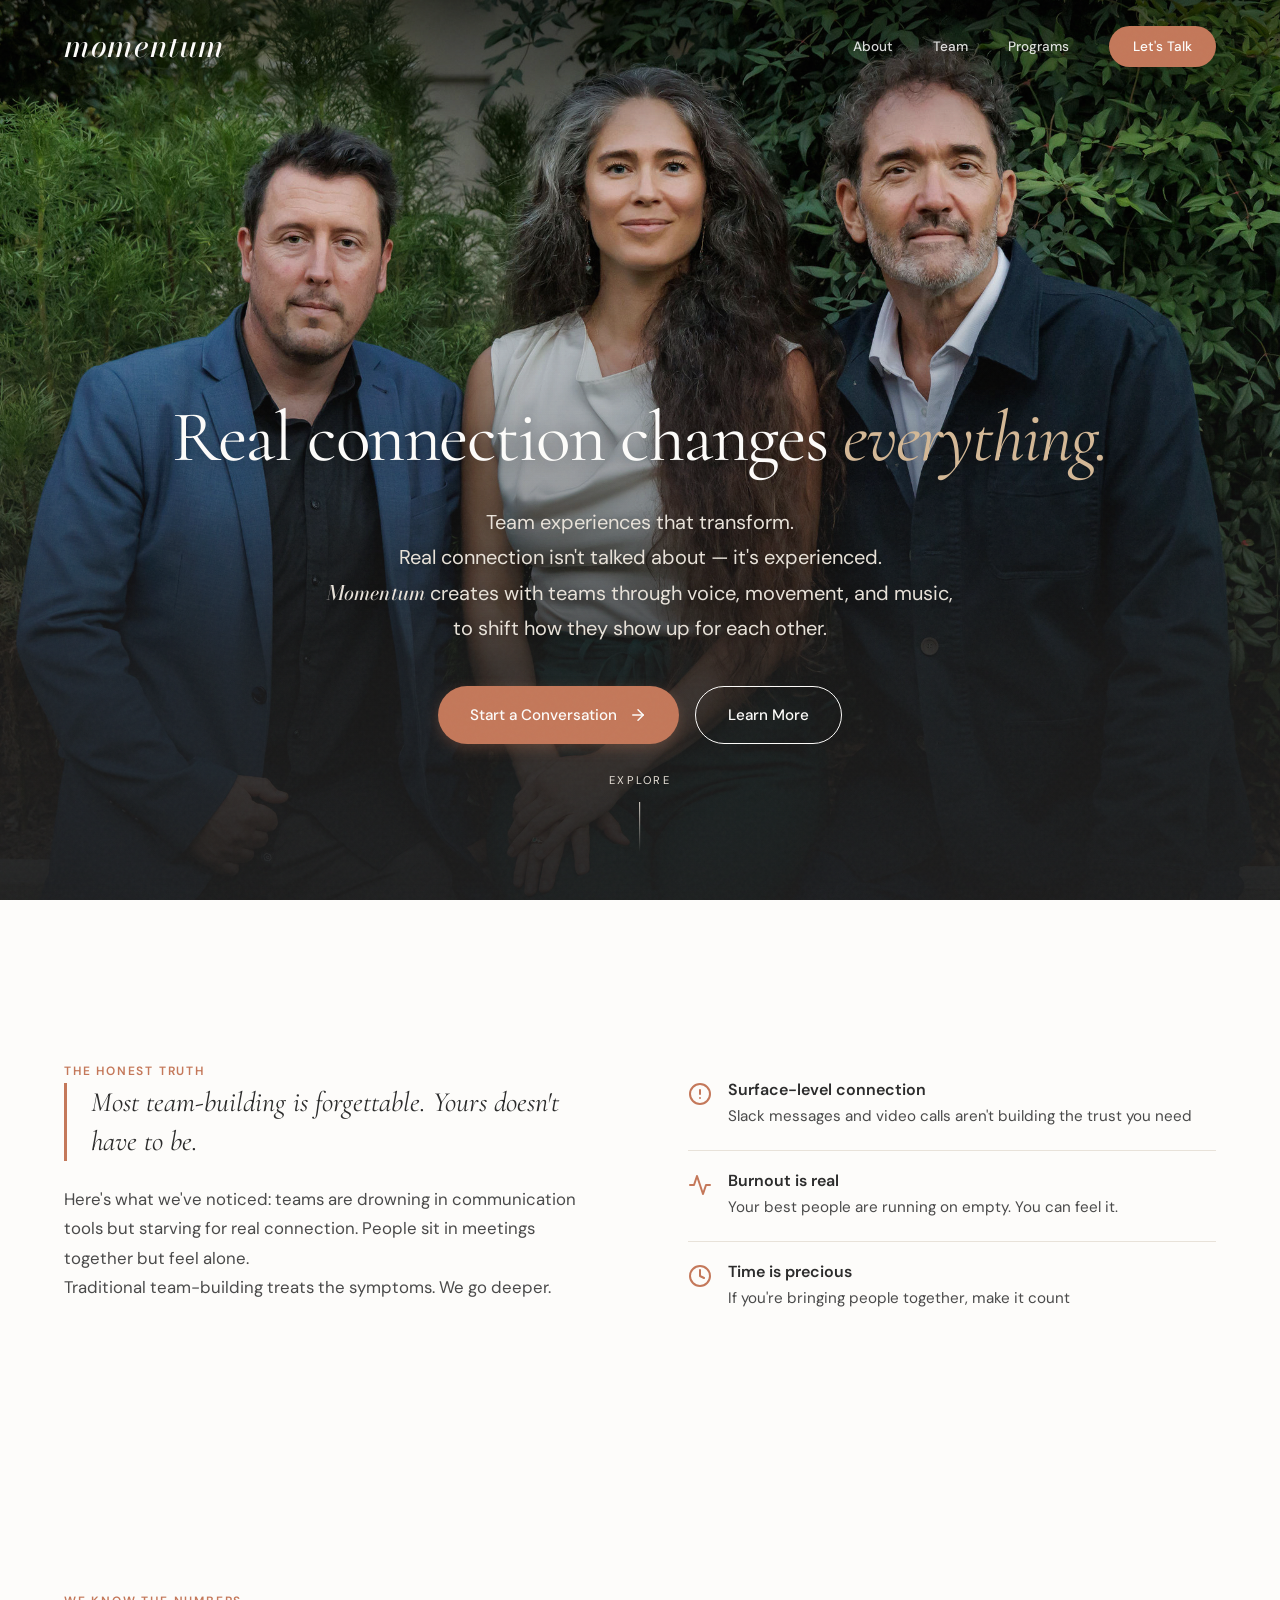
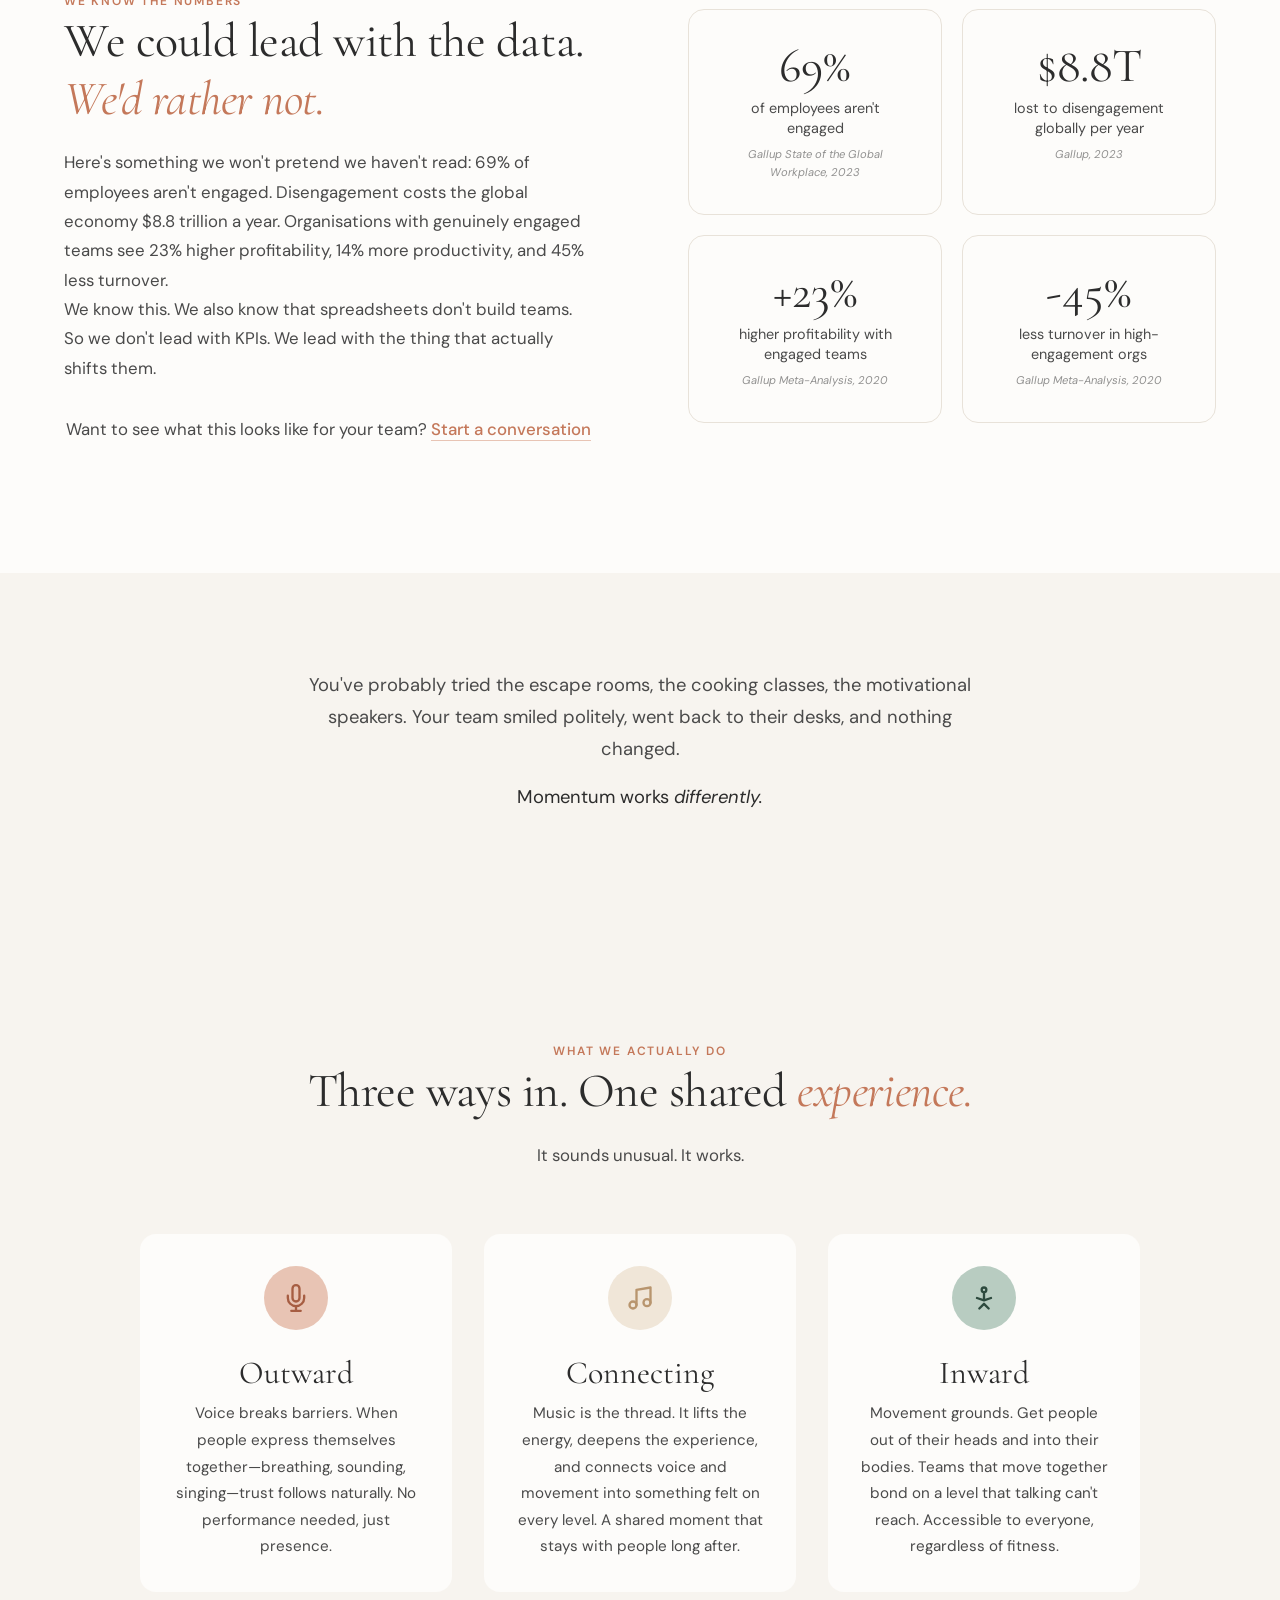
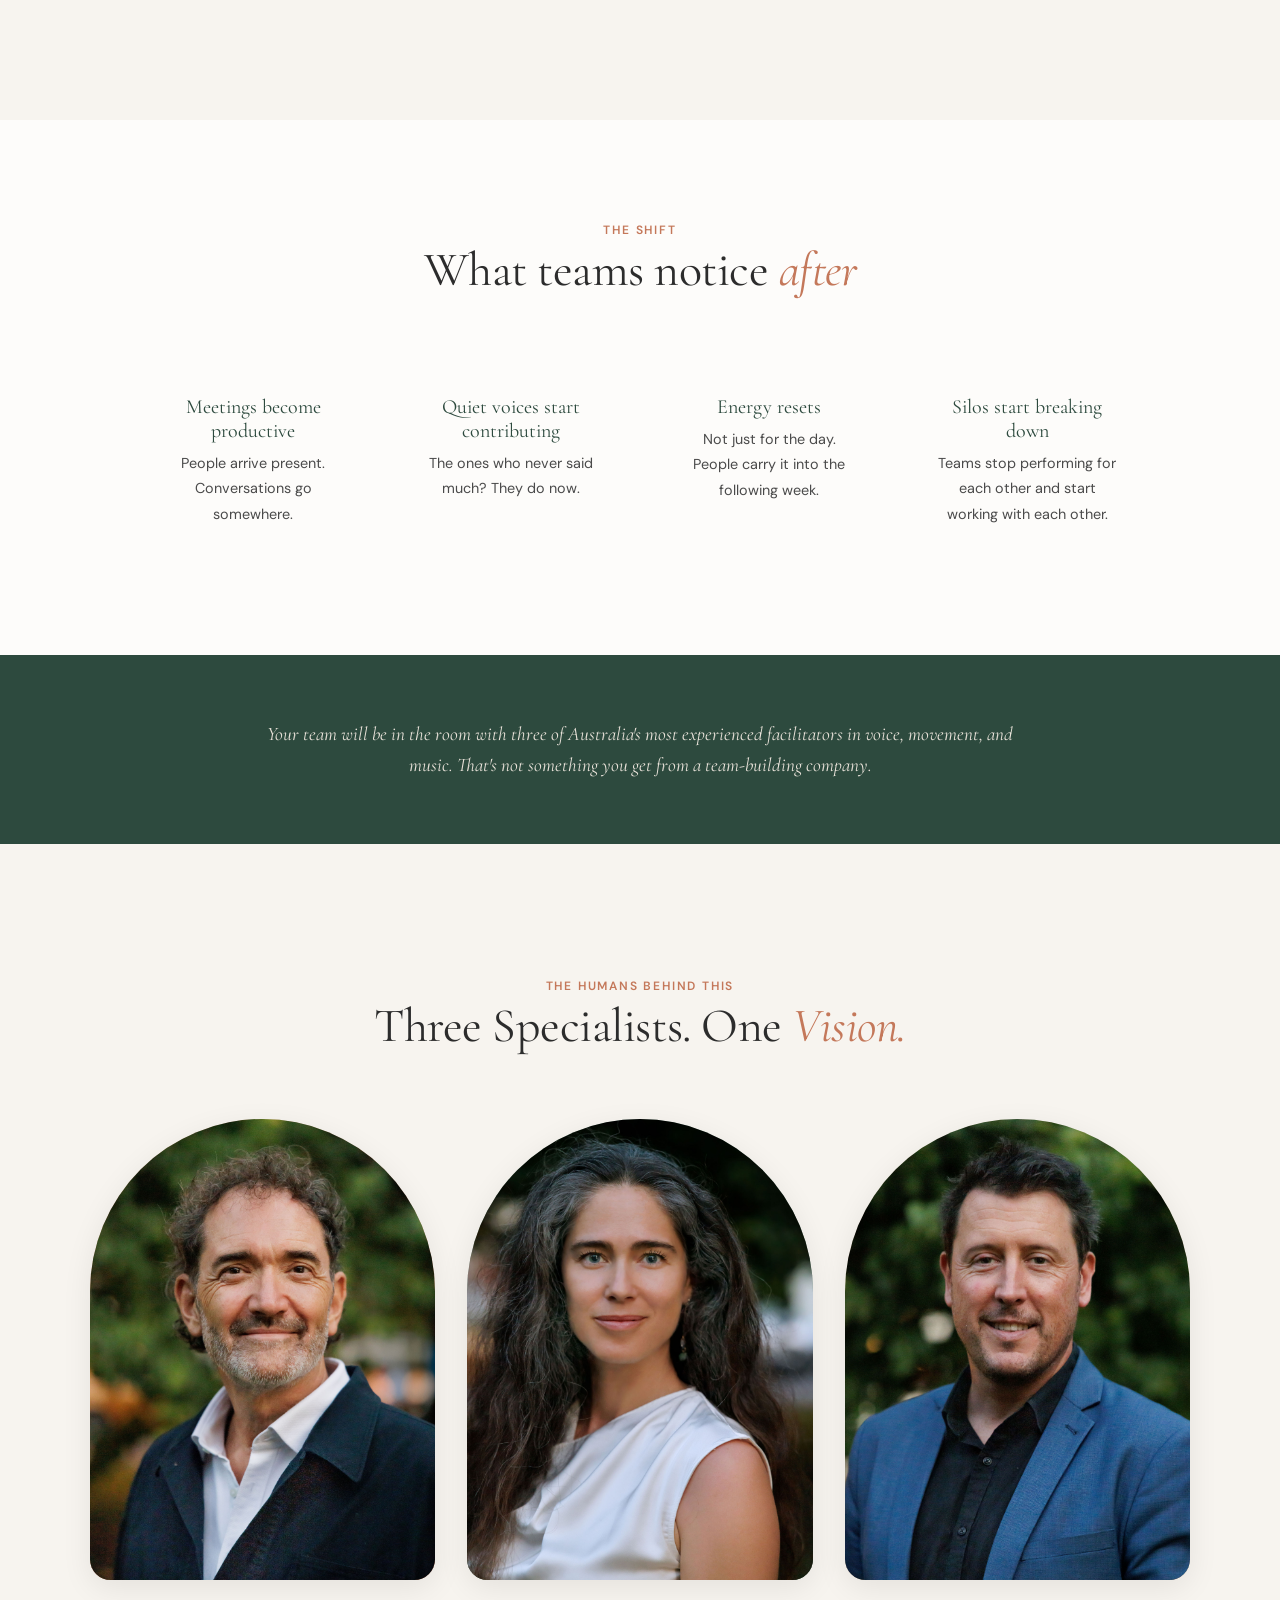
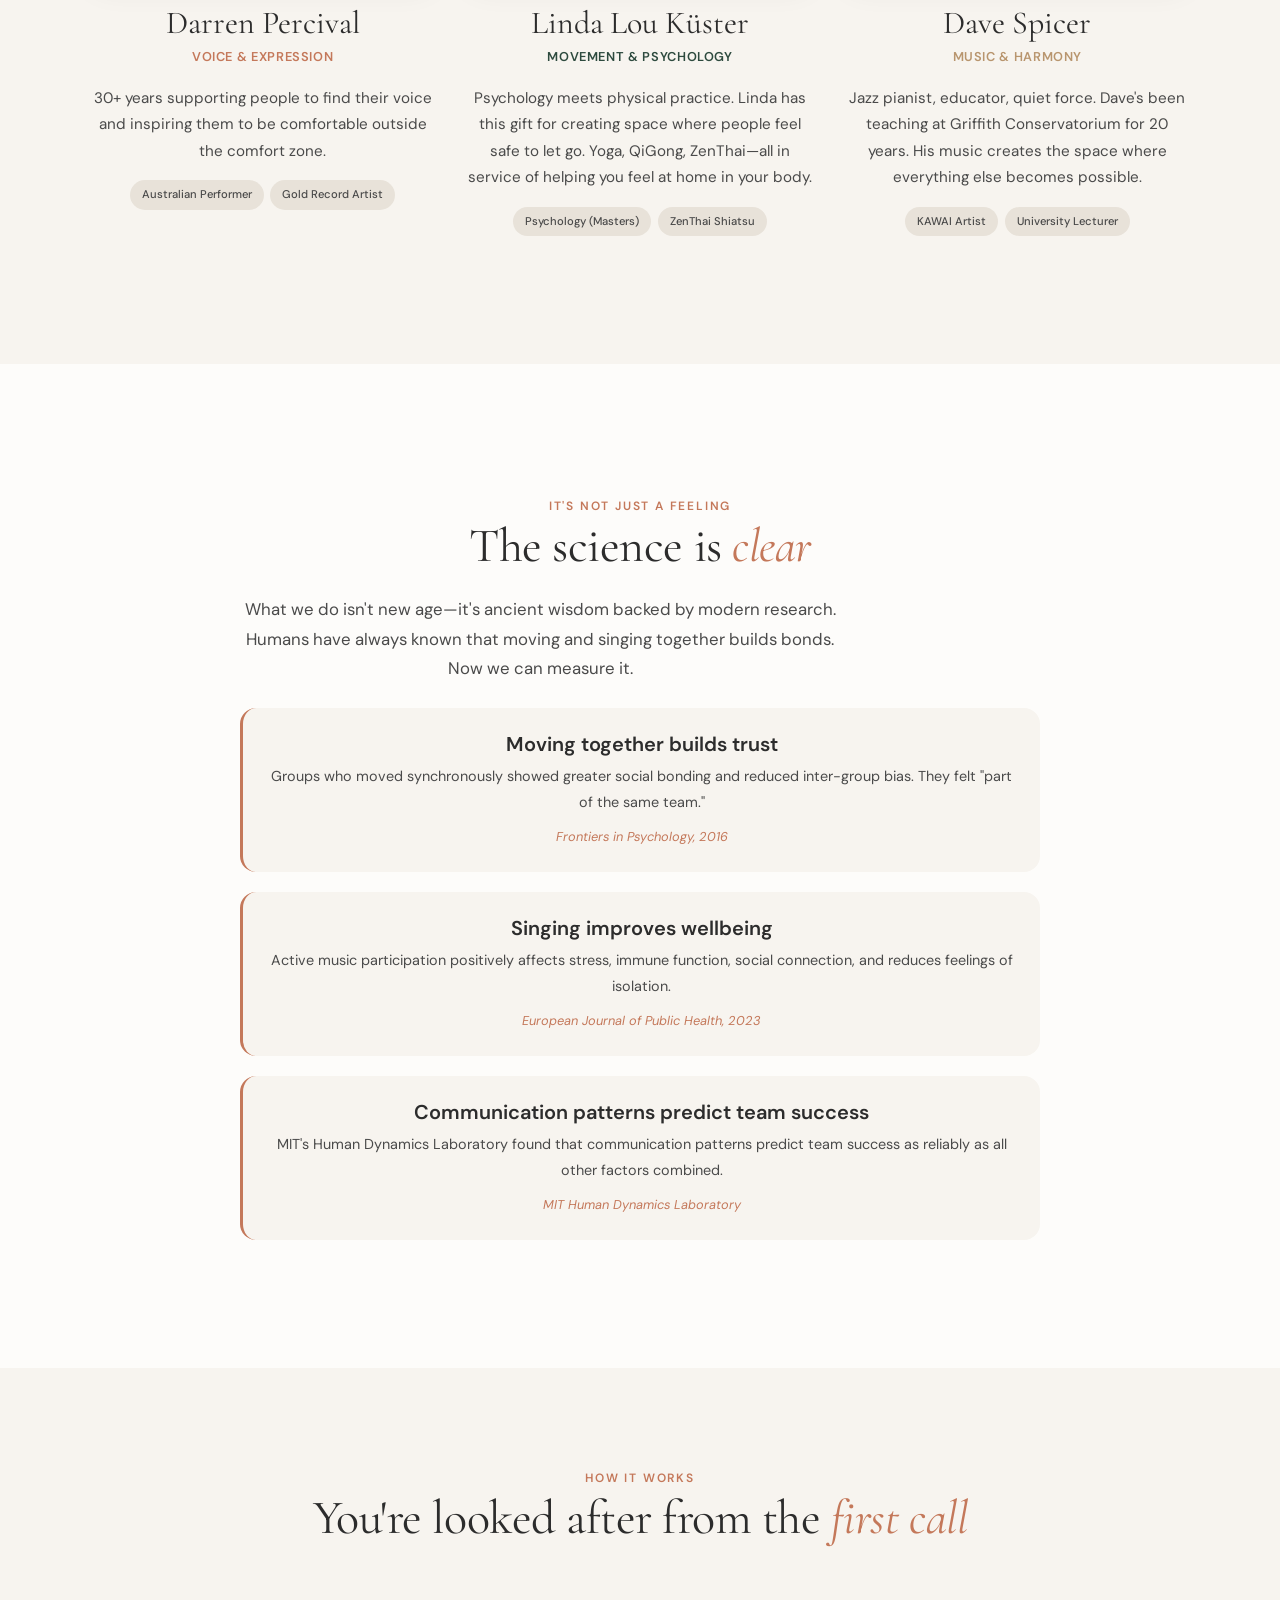
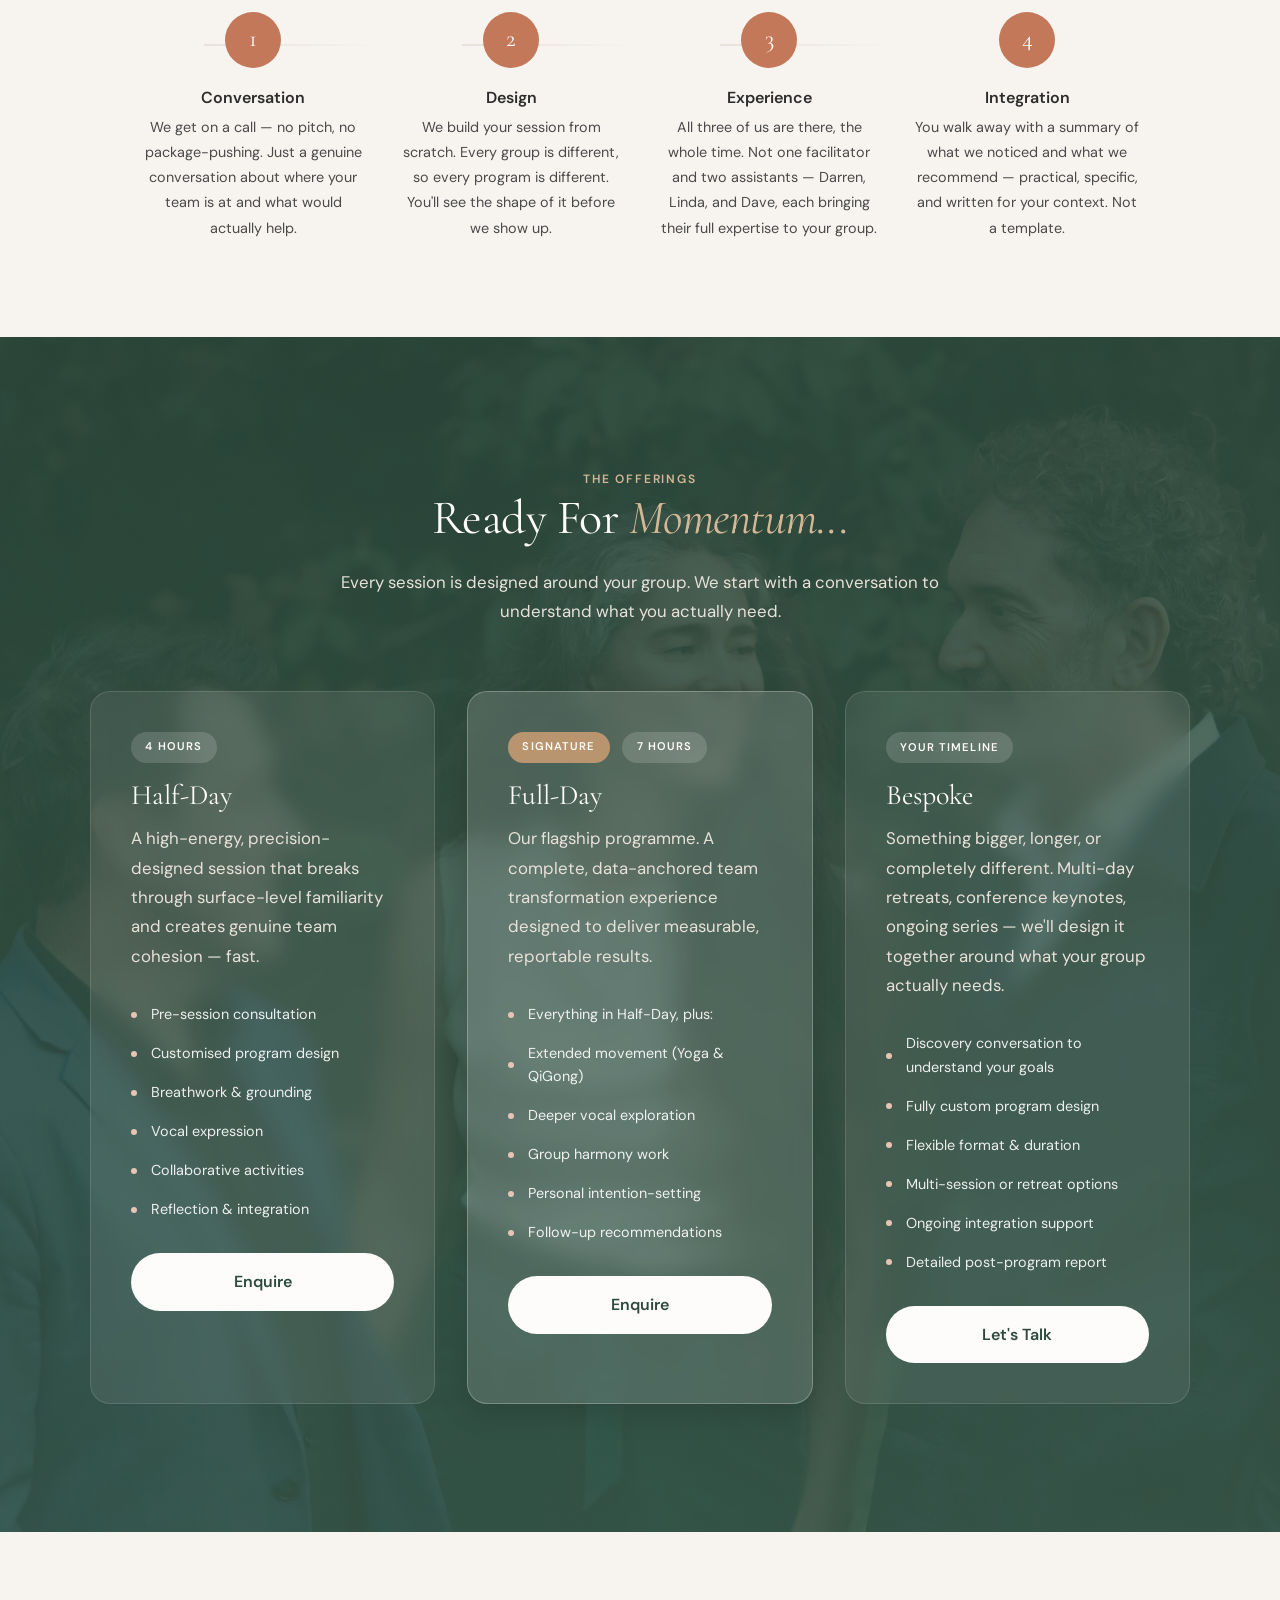
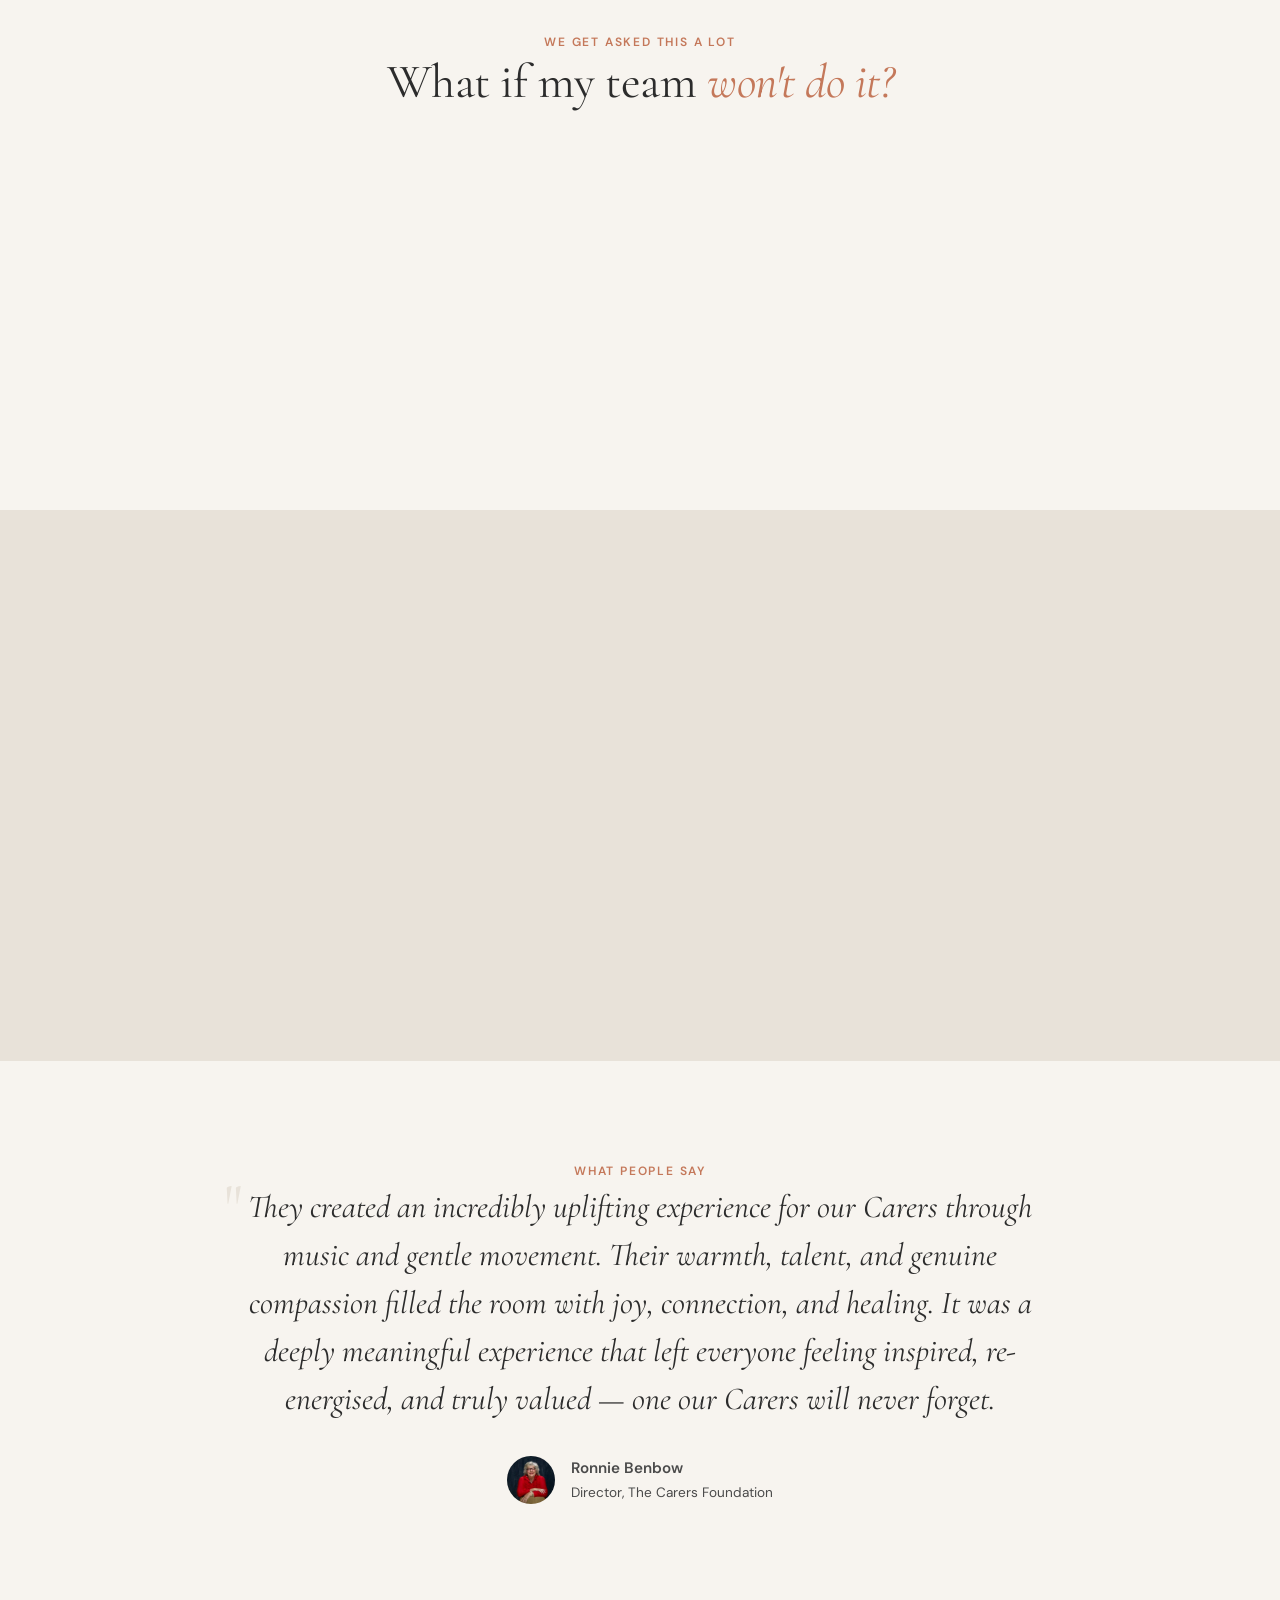
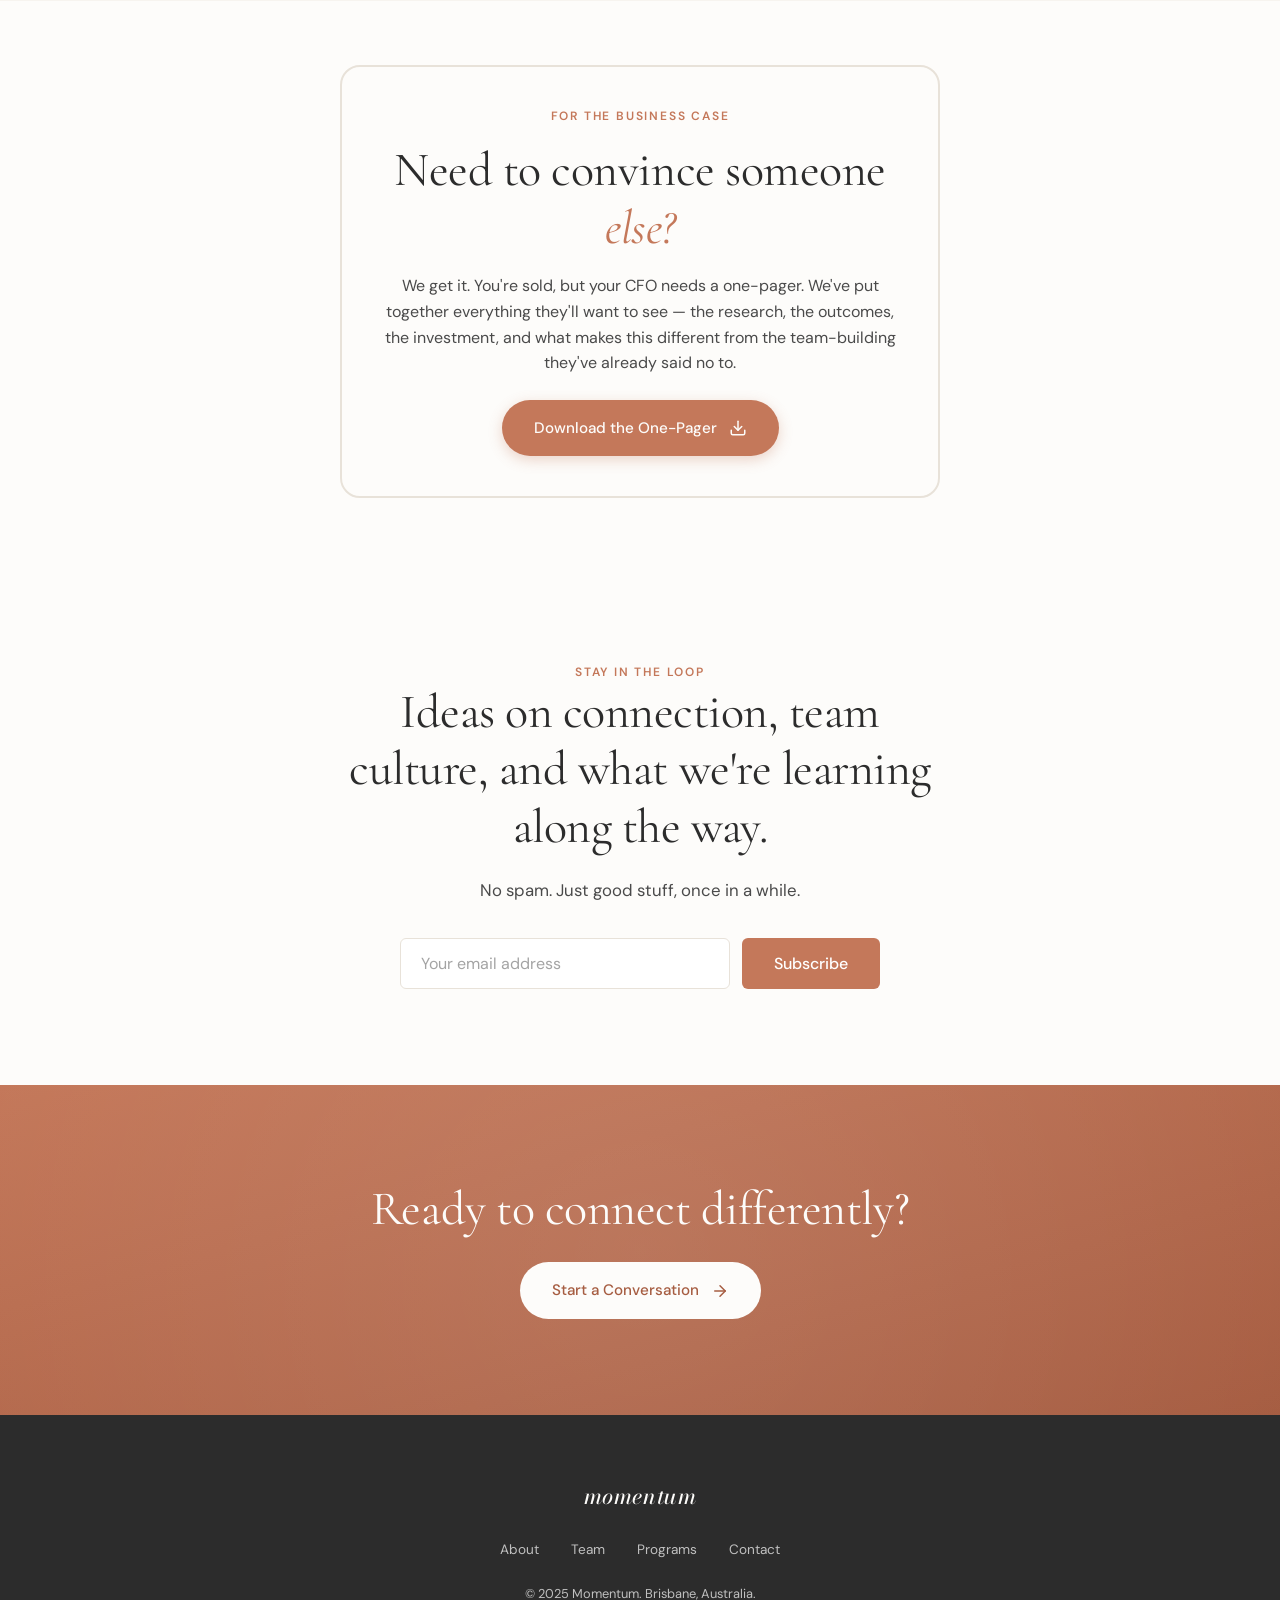
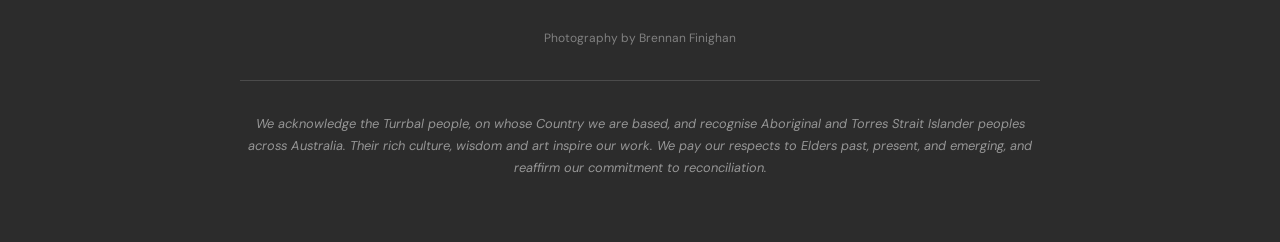
<file: index.html>
<!DOCTYPE html>
<html lang="en">
<head>
    <meta charset="UTF-8">
    <meta name="viewport" content="width=device-width, initial-scale=1.0">
    <title>Momentum | Voice, Movement & Connection for Teams</title>
    <meta name="description" content="Momentum helps teams unlock genuine connection through voice, movement, and shared experience. Not another workshop. A shift in how people show up for each other.">

    <!-- Open Graph -->
    <meta property="og:title" content="Momentum | Voice, Movement & Connection for Teams">
    <meta property="og:description" content="Team experiences that transform how people connect, communicate, and perform.">
    <meta property="og:type" content="website">
    <meta property="og:url" content="https://momentum.com.au">

    <!-- Fonts -->
    <link rel="preconnect" href="https://fonts.googleapis.com">
    <link rel="preconnect" href="https://fonts.gstatic.com" crossorigin>
    <link href="https://fonts.googleapis.com/css2?family=Bodoni+Moda:ital,wght@0,400;0,500;1,400;1,500&family=Cormorant+Garamond:ital,wght@0,300;0,400;0,500;0,600;1,400;1,500&family=DM+Sans:ital,wght@0,400;0,500;0,600;1,400&display=swap" rel="stylesheet">

    <!-- Styles -->
    <link rel="stylesheet" href="css/styles.css">
</head>
<body>
    <!-- Navigation -->
    <nav class="nav">
        <a href="index.html" class="nav__logo">Momentum</a>
        <ul class="nav__links">
            <li><a href="about.html" class="nav__link">About</a></li>
            <li><a href="team.html" class="nav__link">Team</a></li>
            <li><a href="programs.html" class="nav__link">Programs</a></li>
            <li><a href="contact.html" class="nav__link nav__cta">Let's Talk</a></li>
        </ul>
        <button class="nav__toggle" aria-label="Toggle menu">
            <span></span>
            <span></span>
            <span></span>
        </button>
    </nav>

    <!-- Hero Section -->
    <section class="hero" id="hero">
        <div class="hero__bg"></div>
        <div class="hero__image"></div>
        <div class="hero__container">
            <h1 class="hero__title">Real connection changes <em>everything.</em></h1>
            <p class="hero__subtitle">Team experiences that transform.<br>Real connection isn't talked about — it's experienced.<br><em class="brand">Momentum</em> creates with teams through voice, movement, and music, to shift how they show up for each other.</p>
            <div class="hero__ctas">
                <a href="contact.html" class="btn btn--primary">
                    <span>Start a Conversation</span>
                    <svg viewBox="0 0 24 24" fill="none" stroke="currentColor" stroke-width="2" stroke-linecap="round" stroke-linejoin="round">
                        <line x1="5" y1="12" x2="19" y2="12"></line>
                        <polyline points="12 5 19 12 12 19"></polyline>
                    </svg>
                </a>
                <a href="about.html" class="btn btn--secondary">Learn More</a>
            </div>
        </div>
        <div class="hero__scroll">
            <span>Explore</span>
            <div class="hero__scroll-line"></div>
        </div>
    </section>

    <!-- Truth Section -->
    <section class="truth" id="truth">
        <div class="truth__grid">
            <div class="truth__content reveal">
                <span class="section-label">The honest truth</span>
                <blockquote>Most team-building is forgettable. Yours doesn't have to be.</blockquote>
                <p>Here's what we've noticed: teams are drowning in communication tools but starving for real connection. People sit in meetings together but feel alone.</p>
                <p>Traditional team-building treats the symptoms. We go deeper.</p>
            </div>
            <div class="reveal reveal-delay-1">
                <ul class="truth__points">
                    <li class="truth__point">
                        <svg class="truth__icon" viewBox="0 0 24 24" fill="none" stroke="currentColor" stroke-width="2" stroke-linecap="round" stroke-linejoin="round">
                            <circle cx="12" cy="12" r="10"></circle>
                            <line x1="12" y1="8" x2="12" y2="12"></line>
                            <line x1="12" y1="16" x2="12.01" y2="16"></line>
                        </svg>
                        <div>
                            <h4>Surface-level connection</h4>
                            <p>Slack messages and video calls aren't building the trust you need</p>
                        </div>
                    </li>
                    <li class="truth__point">
                        <svg class="truth__icon" viewBox="0 0 24 24" fill="none" stroke="currentColor" stroke-width="2" stroke-linecap="round" stroke-linejoin="round">
                            <path d="M22 12h-4l-3 9L9 3l-3 9H2"></path>
                        </svg>
                        <div>
                            <h4>Burnout is real</h4>
                            <p>Your best people are running on empty. You can feel it.</p>
                        </div>
                    </li>
                    <li class="truth__point">
                        <svg class="truth__icon" viewBox="0 0 24 24" fill="none" stroke="currentColor" stroke-width="2" stroke-linecap="round" stroke-linejoin="round">
                            <circle cx="12" cy="12" r="10"></circle>
                            <polyline points="12 6 12 12 16 14"></polyline>
                        </svg>
                        <div>
                            <h4>Time is precious</h4>
                            <p>If you're bringing people together, make it count</p>
                        </div>
                    </li>
                </ul>
            </div>
        </div>
    </section>

    <!-- Section 3: The Numbers We Don't Lead With -->
    <section class="truth" id="numbers">
        <div class="truth__grid">
            <div class="truth__content reveal">
                <span class="section-label">We know the numbers</span>
                <h2 class="section-title">We could lead with the data. <em>We'd rather not.</em></h2>
                <p>Here's something we won't pretend we haven't read: 69% of employees aren't engaged. Disengagement costs the global economy $8.8 trillion a year. Organisations with genuinely engaged teams see 23% higher profitability, 14% more productivity, and 45% less turnover.</p>
                <p>We know this. We also know that spreadsheets don't build teams. So we don't lead with KPIs. We lead with the thing that actually shifts them.</p>
                <p class="stats__micro-cta">Want to see what this looks like for your team? <a href="contact.html">Start a conversation</a></p>
            </div>
            <div class="reveal reveal-delay-1">
                <div class="stats__grid">
                    <div class="stats__card">
                        <div class="stats__number" data-count="69" data-suffix="%">0%</div>
                        <div class="stats__label">of employees aren't engaged</div>
                        <span class="stats__source">Gallup State of the Global Workplace, 2023</span>
                    </div>
                    <div class="stats__card">
                        <div class="stats__number" data-count="8.8" data-prefix="$" data-suffix="T">$0T</div>
                        <div class="stats__label">lost to disengagement globally per year</div>
                        <span class="stats__source">Gallup, 2023</span>
                    </div>
                    <div class="stats__card">
                        <div class="stats__number" data-count="23" data-prefix="+" data-suffix="%">0%</div>
                        <div class="stats__label">higher profitability with engaged teams</div>
                        <span class="stats__source">Gallup Meta-Analysis, 2020</span>
                    </div>
                    <div class="stats__card">
                        <div class="stats__number" data-count="45" data-prefix="-" data-suffix="%">0%</div>
                        <div class="stats__label">less turnover in high-engagement orgs</div>
                        <span class="stats__source">Gallup Meta-Analysis, 2020</span>
                    </div>
                </div>
            </div>
        </div>
    </section>

    <!-- Section 4: Problem/Desire Bridge -->
    <section class="truth truth--compact">
        <div class="truth__content reveal" style="max-width: 700px; margin: 0 auto; text-align: center;">
            <p style="font-size: 1.15rem; color: var(--color-charcoal-light); margin-bottom: 1rem;">You've probably tried the escape rooms, the cooking classes, the motivational speakers. Your team smiled politely, went back to their desks, and nothing changed.</p>
            <p style="font-size: 1.15rem; color: var(--color-charcoal);">Momentum works <em>differently.</em></p>
        </div>
    </section>

    <!-- Section 5: Three Forces -->
    <section class="forces" id="forces">
        <div class="section-header--center reveal">
            <span class="section-label">What we actually do</span>
            <h2 class="section-title">Three ways in. One shared <em>experience.</em></h2>
            <p class="section-subtitle">It sounds unusual. It works.</p>
        </div>
        <div class="forces__cards">
            <div class="forces__card forces__card--outward reveal">
                <div class="forces__card-icon">
                    <svg viewBox="0 0 24 24" fill="none" stroke="currentColor" stroke-width="2" stroke-linecap="round" stroke-linejoin="round">
                        <path d="M12 1a3 3 0 0 0-3 3v8a3 3 0 0 0 6 0V4a3 3 0 0 0-3-3z"></path>
                        <path d="M19 10v2a7 7 0 0 1-14 0v-2"></path>
                        <line x1="12" y1="19" x2="12" y2="23"></line>
                        <line x1="8" y1="23" x2="16" y2="23"></line>
                    </svg>
                </div>
                <h3>Outward</h3>
                <p>Voice breaks barriers. When people express themselves together—breathing, sounding, singing—trust follows naturally. No performance needed, just presence.</p>
            </div>
            <div class="forces__card forces__card--connecting reveal reveal-delay-1">
                <div class="forces__card-icon">
                    <svg viewBox="0 0 24 24" fill="none" stroke="currentColor" stroke-width="2" stroke-linecap="round" stroke-linejoin="round">
                        <path d="M9 18V5l12-2v13"></path>
                        <circle cx="6" cy="18" r="3"></circle>
                        <circle cx="18" cy="16" r="3"></circle>
                    </svg>
                </div>
                <h3>Connecting</h3>
                <p>Music is the thread. It lifts the energy, deepens the experience, and connects voice and movement into something felt on every level. A shared moment that stays with people long after.</p>
            </div>
            <div class="forces__card forces__card--inward reveal reveal-delay-2">
                <div class="forces__card-icon">
                    <svg viewBox="0 0 24 24" fill="none" stroke="currentColor" stroke-width="2" stroke-linecap="round" stroke-linejoin="round">
                        <circle cx="12" cy="5" r="2"></circle>
                        <path d="M12 7v6"></path>
                        <path d="M8 21l4-4 4 4"></path>
                        <path d="M6 12l6 2 6-2"></path>
                    </svg>
                </div>
                <h3>Inward</h3>
                <p>Movement grounds. Get people out of their heads and into their bodies. Teams that move together bond on a level that talking can't reach. Accessible to everyone, regardless of fitness.</p>
            </div>
        </div>
    </section>

    <!-- Section 6: What Teams Notice -->
    <section class="outcomes">
        <div class="section-header--center reveal">
            <span class="section-label">The shift</span>
            <h2 class="section-title">What teams notice <em>after</em></h2>
        </div>
        <div class="outcomes__grid">
            <div class="outcomes__card reveal">
                <h4>Meetings become productive</h4>
                <p>People arrive present. Conversations go somewhere.</p>
            </div>
            <div class="outcomes__card reveal reveal-delay-1">
                <h4>Quiet voices start contributing</h4>
                <p>The ones who never said much? They do now.</p>
            </div>
            <div class="outcomes__card reveal reveal-delay-2">
                <h4>Energy resets</h4>
                <p>Not just for the day. People carry it into the following week.</p>
            </div>
            <div class="outcomes__card reveal reveal-delay-3">
                <h4>Silos start breaking down</h4>
                <p>Teams stop performing for each other and start working with each other.</p>
            </div>
        </div>
    </section>

    <!-- Section 7: Credibility Strip -->
    <section class="credibility">
        <div class="credibility__content reveal">
            <p>Your team will be in the room with three of Australia's most experienced facilitators in voice, movement, and music. That's not something you get from a team-building company.</p>
        </div>
    </section>

    <!-- Section 8: Team -->
    <section class="team" id="team">
        <div class="section-header--center reveal">
            <span class="section-label">The humans behind this</span>
            <h2 class="section-title">Three Specialists. One <em>Vision.</em></h2>
        </div>
        <div class="team__grid">
            <div class="team__card reveal">
                <div class="team__photo"><img src="assets/images/Darren.jpg" alt="Darren Percival"></div>
                <h3 class="team__name">Darren Percival</h3>
                <p class="team__role">Voice & Expression</p>
                <p class="team__bio">30+ years supporting people to find their voice and inspiring them to be comfortable outside the comfort zone.</p>
                <div class="team__creds">
                    <span class="team__cred">Australian Performer</span>
                    <span class="team__cred">Gold Record Artist</span>
                </div>
            </div>
            <div class="team__card reveal reveal-delay-1">
                <div class="team__photo"><img src="assets/images/linda.jpg" alt="Linda Lou Küster"></div>
                <h3 class="team__name">Linda Lou Küster</h3>
                <p class="team__role">Movement & Psychology</p>
                <p class="team__bio">Psychology meets physical practice. Linda has this gift for creating space where people feel safe to let go. Yoga, QiGong, ZenThai—all in service of helping you feel at home in your body.</p>
                <div class="team__creds">
                    <span class="team__cred">Psychology (Masters)</span>
                    <span class="team__cred">ZenThai Shiatsu</span>
                </div>
            </div>
            <div class="team__card reveal reveal-delay-2">
                <div class="team__photo"><img src="assets/images/dave.jpg" alt="Dave Spicer"></div>
                <h3 class="team__name">Dave Spicer</h3>
                <p class="team__role">Music & Harmony</p>
                <p class="team__bio">Jazz pianist, educator, quiet force. Dave's been teaching at Griffith Conservatorium for 20 years. His music creates the space where everything else becomes possible.</p>
                <div class="team__creds">
                    <span class="team__cred">KAWAI Artist</span>
                    <span class="team__cred">University Lecturer</span>
                </div>
            </div>
        </div>
    </section>

    <!-- Section 9: Science (Expanded) -->
    <section class="science" id="science">
        <div class="science__grid science__grid--no-visual">
            <div class="reveal">
                <span class="section-label">It's not just a feeling</span>
                <h2 class="section-title">The science is <em>clear</em></h2>
                <p class="section-subtitle">What we do isn't new age—it's ancient wisdom backed by modern research. Humans have always known that moving and singing together builds bonds. Now we can measure it.</p>
                <div class="science__studies">
                    <div class="science__study">
                        <h4>Moving together builds trust</h4>
                        <p>Groups who moved synchronously showed greater social bonding and reduced inter-group bias. They felt "part of the same team."</p>
                        <cite>Frontiers in Psychology, 2016</cite>
                    </div>
                    <div class="science__study">
                        <h4>Singing improves wellbeing</h4>
                        <p>Active music participation positively affects stress, immune function, social connection, and reduces feelings of isolation.</p>
                        <cite>European Journal of Public Health, 2023</cite>
                    </div>
                    <div class="science__study">
                        <h4>Communication patterns predict team success</h4>
                        <p>MIT's Human Dynamics Laboratory found that communication patterns predict team success as reliably as all other factors combined.</p>
                        <cite>MIT Human Dynamics Laboratory</cite>
                    </div>
                </div>
            </div>
        </div>
    </section>

    <!-- Section 10: Process -->
    <section class="process">
        <div class="section-header--center reveal">
            <span class="section-label">How it works</span>
            <h2 class="section-title">You're looked after from the <em>first call</em></h2>
        </div>
        <div class="process__steps">
            <div class="process__step reveal">
                <span class="process__number">1</span>
                <h4>Conversation</h4>
                <p>We get on a call — no pitch, no package-pushing. Just a genuine conversation about where your team is at and what would actually help.</p>
            </div>
            <div class="process__step reveal reveal-delay-1">
                <span class="process__number">2</span>
                <h4>Design</h4>
                <p>We build your session from scratch. Every group is different, so every program is different. You'll see the shape of it before we show up.</p>
            </div>
            <div class="process__step reveal reveal-delay-2">
                <span class="process__number">3</span>
                <h4>Experience</h4>
                <p>All three of us are there, the whole time. Not one facilitator and two assistants — Darren, Linda, and Dave, each bringing their full expertise to your group.</p>
            </div>
            <div class="process__step reveal reveal-delay-3">
                <span class="process__number">4</span>
                <h4>Integration</h4>
                <p>You walk away with a summary of what we noticed and what we recommend — practical, specific, and written for your context. Not a template.</p>
            </div>
        </div>
    </section>

    <!-- Section 11: Programs -->
    <section class="programs" id="programs">
        <div class="section-header--center reveal">
            <span class="section-label">The offerings</span>
            <h2 class="section-title">Ready For <em>Momentum...</em></h2>
            <p class="section-subtitle">Every session is designed around your group. We start with a conversation to understand what you actually need.</p>
        </div>
        <div class="programs__grid programs__grid--three">
            <div class="programs__card reveal">
                <span class="programs__badge">4 Hours</span>
                <h3 class="programs__name">Half-Day</h3>
                <p class="programs__desc">A high-energy, precision-designed session that breaks through surface-level familiarity and creates genuine team cohesion — fast.</p>
                <ul class="programs__features">
                    <li>Pre-session consultation</li>
                    <li>Customised program design</li>
                    <li>Breathwork & grounding</li>
                    <li>Vocal expression</li>
                    <li>Collaborative activities</li>
                    <li>Reflection & integration</li>
                </ul>
                <a href="contact.html" class="programs__cta">Enquire</a>
            </div>
            <div class="programs__card programs__card--featured reveal reveal-delay-1">
                <span class="programs__badge programs__badge--recommended">Signature</span>
                <span class="programs__badge">7 Hours</span>
                <h3 class="programs__name">Full-Day</h3>
                <p class="programs__desc">Our flagship programme. A complete, data-anchored team transformation experience designed to deliver measurable, reportable results.</p>
                <ul class="programs__features">
                    <li>Everything in Half-Day, plus:</li>
                    <li>Extended movement (Yoga & QiGong)</li>
                    <li>Deeper vocal exploration</li>
                    <li>Group harmony work</li>
                    <li>Personal intention-setting</li>
                    <li>Follow-up recommendations</li>
                </ul>
                <a href="contact.html" class="programs__cta">Enquire</a>
            </div>
            <div class="programs__card reveal reveal-delay-2">
                <span class="programs__badge">Your Timeline</span>
                <h3 class="programs__name">Bespoke</h3>
                <p class="programs__desc">Something bigger, longer, or completely different. Multi-day retreats, conference keynotes, ongoing series — we'll design it together around what your group actually needs.</p>
                <ul class="programs__features">
                    <li>Discovery conversation to understand your goals</li>
                    <li>Fully custom program design</li>
                    <li>Flexible format & duration</li>
                    <li>Multi-session or retreat options</li>
                    <li>Ongoing integration support</li>
                    <li>Detailed post-program report</li>
                </ul>
                <a href="contact.html" class="programs__cta">Let's Talk</a>
            </div>
        </div>
    </section>

    <!-- Section 12: FAQ / Objections -->
    <section class="faq">
        <div class="section-header--center reveal">
            <span class="section-label">We get asked this a lot</span>
            <h2 class="section-title">What if my team <em>won't do it?</em></h2>
        </div>
        <div class="faq__grid faq__grid--three">
            <div class="faq__item reveal">
                <h4>What if people refuse to sing?</h4>
                <p>Nobody is put on the spot. Ever. Darren has spent 30 years helping reluctant people find their voice — the skeptics are usually the ones who get the most out of it. We meet people where they are.</p>
            </div>
            <div class="faq__item reveal reveal-delay-1">
                <h4>What about people who aren't physically active?</h4>
                <p>Everything is accessible. Linda adapts every movement to the individual. If you can breathe, you can participate fully.</p>
            </div>
            <div class="faq__item reveal reveal-delay-2">
                <h4>How do I justify this to leadership?</h4>
                <p>We provide a post-session summary with observations and recommendations you can share with stakeholders. We also offer a free 20-minute call with your decision-makers to explain the approach and the evidence behind it.</p>
            </div>
        </div>
    </section>

    <!-- Section 13: Who It's For (moved later) -->
    <section class="who" id="who">
        <div class="section-header--center reveal">
            <span class="section-label">Who it's for</span>
            <h2 class="section-title">Any group ready to <em>connect</em></h2>
        </div>
        <div class="who__grid">
            <div class="who__card reveal">
                <svg class="who__icon" viewBox="0 0 24 24" fill="none" stroke="currentColor" stroke-width="1.5" stroke-linecap="round" stroke-linejoin="round">
                    <rect x="2" y="7" width="20" height="14" rx="2" ry="2"></rect>
                    <path d="M16 21V5a2 2 0 0 0-2-2h-4a2 2 0 0 0-2 2v16"></path>
                </svg>
                <h4>Workplaces</h4>
                <p>Offsites, retreats, culture days</p>
            </div>
            <div class="who__card reveal reveal-delay-1">
                <svg class="who__icon" viewBox="0 0 24 24" fill="none" stroke="currentColor" stroke-width="1.5" stroke-linecap="round" stroke-linejoin="round">
                    <path d="M17 21v-2a4 4 0 0 0-4-4H5a4 4 0 0 0-4 4v2"></path>
                    <circle cx="9" cy="7" r="4"></circle>
                    <path d="M23 21v-2a4 4 0 0 0-3-3.87"></path>
                    <path d="M16 3.13a4 4 0 0 1 0 7.75"></path>
                </svg>
                <h4>Events</h4>
                <p>Conferences, festivals, gatherings</p>
            </div>
            <div class="who__card reveal reveal-delay-2">
                <svg class="who__icon" viewBox="0 0 24 24" fill="none" stroke="currentColor" stroke-width="1.5" stroke-linecap="round" stroke-linejoin="round">
                    <path d="M22 10v6M2 10l10-5 10 5-10 5z"></path>
                    <path d="M6 12v5c3 3 9 3 12 0v-5"></path>
                </svg>
                <h4>Education</h4>
                <p>Schools, universities, staff wellbeing</p>
            </div>
            <div class="who__card reveal reveal-delay-3">
                <svg class="who__icon" viewBox="0 0 24 24" fill="none" stroke="currentColor" stroke-width="1.5" stroke-linecap="round" stroke-linejoin="round">
                    <path d="M20.84 4.61a5.5 5.5 0 0 0-7.78 0L12 5.67l-1.06-1.06a5.5 5.5 0 0 0-7.78 7.78l1.06 1.06L12 21.23l7.78-7.78 1.06-1.06a5.5 5.5 0 0 0 0-7.78z"></path>
                </svg>
                <h4>Community</h4>
                <p>Not-for-profits, support groups, retreats</p>
            </div>
        </div>
    </section>

    <!-- Section 14: Testimonial (Real) -->
    <section class="testimonial">
        <div class="testimonial__container reveal">
            <span class="section-label">What people say</span>
            <p class="testimonial__quote">They created an incredibly uplifting experience for our Carers through music and gentle movement. Their warmth, talent, and genuine compassion filled the room with joy, connection, and healing. It was a deeply meaningful experience that left everyone feeling inspired, re-energised, and truly valued — one our Carers will never forget.</p>
            <div class="testimonial__author">
                <div class="testimonial__avatar"><img src="assets/images/ronnie.jpg" alt="Ronnie Benbow"></div>
                <div class="testimonial__info">
                    <p class="testimonial__name">Ronnie Benbow</p>
                    <p class="testimonial__role">Director, The Carers Foundation</p>
                </div>
            </div>
        </div>
    </section>

    <!-- Section 15: Decision-Maker One-Pager CTA -->
    <section class="onepager">
        <div class="onepager__content reveal">
            <span class="section-label">For the business case</span>
            <h2 class="section-title">Need to convince someone <em>else?</em></h2>
            <p>We get it. You're sold, but your CFO needs a one-pager. We've put together everything they'll want to see — the research, the outcomes, the investment, and what makes this different from the team-building they've already said no to.</p>
            <a href="assets/momentum-one-pager.html" class="btn btn--primary" target="_blank">
                <span>Download the One-Pager</span>
                <svg viewBox="0 0 24 24" fill="none" stroke="currentColor" stroke-width="2" stroke-linecap="round" stroke-linejoin="round">
                    <path d="M21 15v4a2 2 0 0 1-2 2H5a2 2 0 0 1-2-2v-4"></path>
                    <polyline points="7 10 12 15 17 10"></polyline>
                    <line x1="12" y1="15" x2="12" y2="3"></line>
                </svg>
            </a>
        </div>
    </section>

    <!-- Newsletter Section -->
    <section class="newsletter" id="newsletter">
        <div class="newsletter__container reveal">
            <span class="section-label">Stay in the loop</span>
            <h2 class="section-title">Ideas on connection, team culture, and what we're learning along the way.</h2>
            <p class="newsletter__desc">No spam. Just good stuff, once in a while.</p>
            <form class="newsletter__form" name="newsletter" method="POST" action="/thank-you.html" data-netlify="true" netlify-honeypot="bot-field">
                <input type="hidden" name="form-name" value="newsletter">
                <p class="hidden" style="display:none;">
                    <label>Don't fill this out: <input name="bot-field"></label>
                </p>
                <div class="newsletter__input-group">
                    <input type="email" name="email" placeholder="Your email address" required class="newsletter__input">
                    <button type="submit" class="newsletter__btn">Subscribe</button>
                </div>
            </form>
        </div>
    </section>

    <!-- CTA Banner -->
    <section class="cta-banner">
        <div class="cta-banner__content reveal">
            <h2 class="section-title">Ready to connect differently?</h2>
            <a href="contact.html" class="btn btn--white">
                <span>Start a Conversation</span>
                <svg viewBox="0 0 24 24" fill="none" stroke="currentColor" stroke-width="2" stroke-linecap="round" stroke-linejoin="round">
                    <line x1="5" y1="12" x2="19" y2="12"></line>
                    <polyline points="12 5 19 12 12 19"></polyline>
                </svg>
            </a>
        </div>
    </section>

    <!-- Footer -->
    <footer class="footer">
        <div class="footer__content">
            <span class="footer__logo">Momentum</span>
            <div class="footer__links">
                <a href="about.html">About</a>
                <a href="team.html">Team</a>
                <a href="programs.html">Programs</a>
                <a href="contact.html">Contact</a>
            </div>
            <span class="footer__copy">&copy; 2025 Momentum. Brisbane, Australia.</span>
            <span class="footer__credit">Photography by Brennan Finighan</span>
        </div>
        <div class="footer__acknowledgement">
            <p>We acknowledge the Turrbal people, on whose Country we are based, and recognise Aboriginal and Torres Strait Islander peoples across Australia. Their rich culture, wisdom and art inspire our work. We pay our respects to Elders past, present, and emerging, and reaffirm our commitment to reconciliation.</p>
        </div>
    </footer>

    <!-- Scripts -->
    <script src="js/main.js"></script>
</body>
</html>
</file>
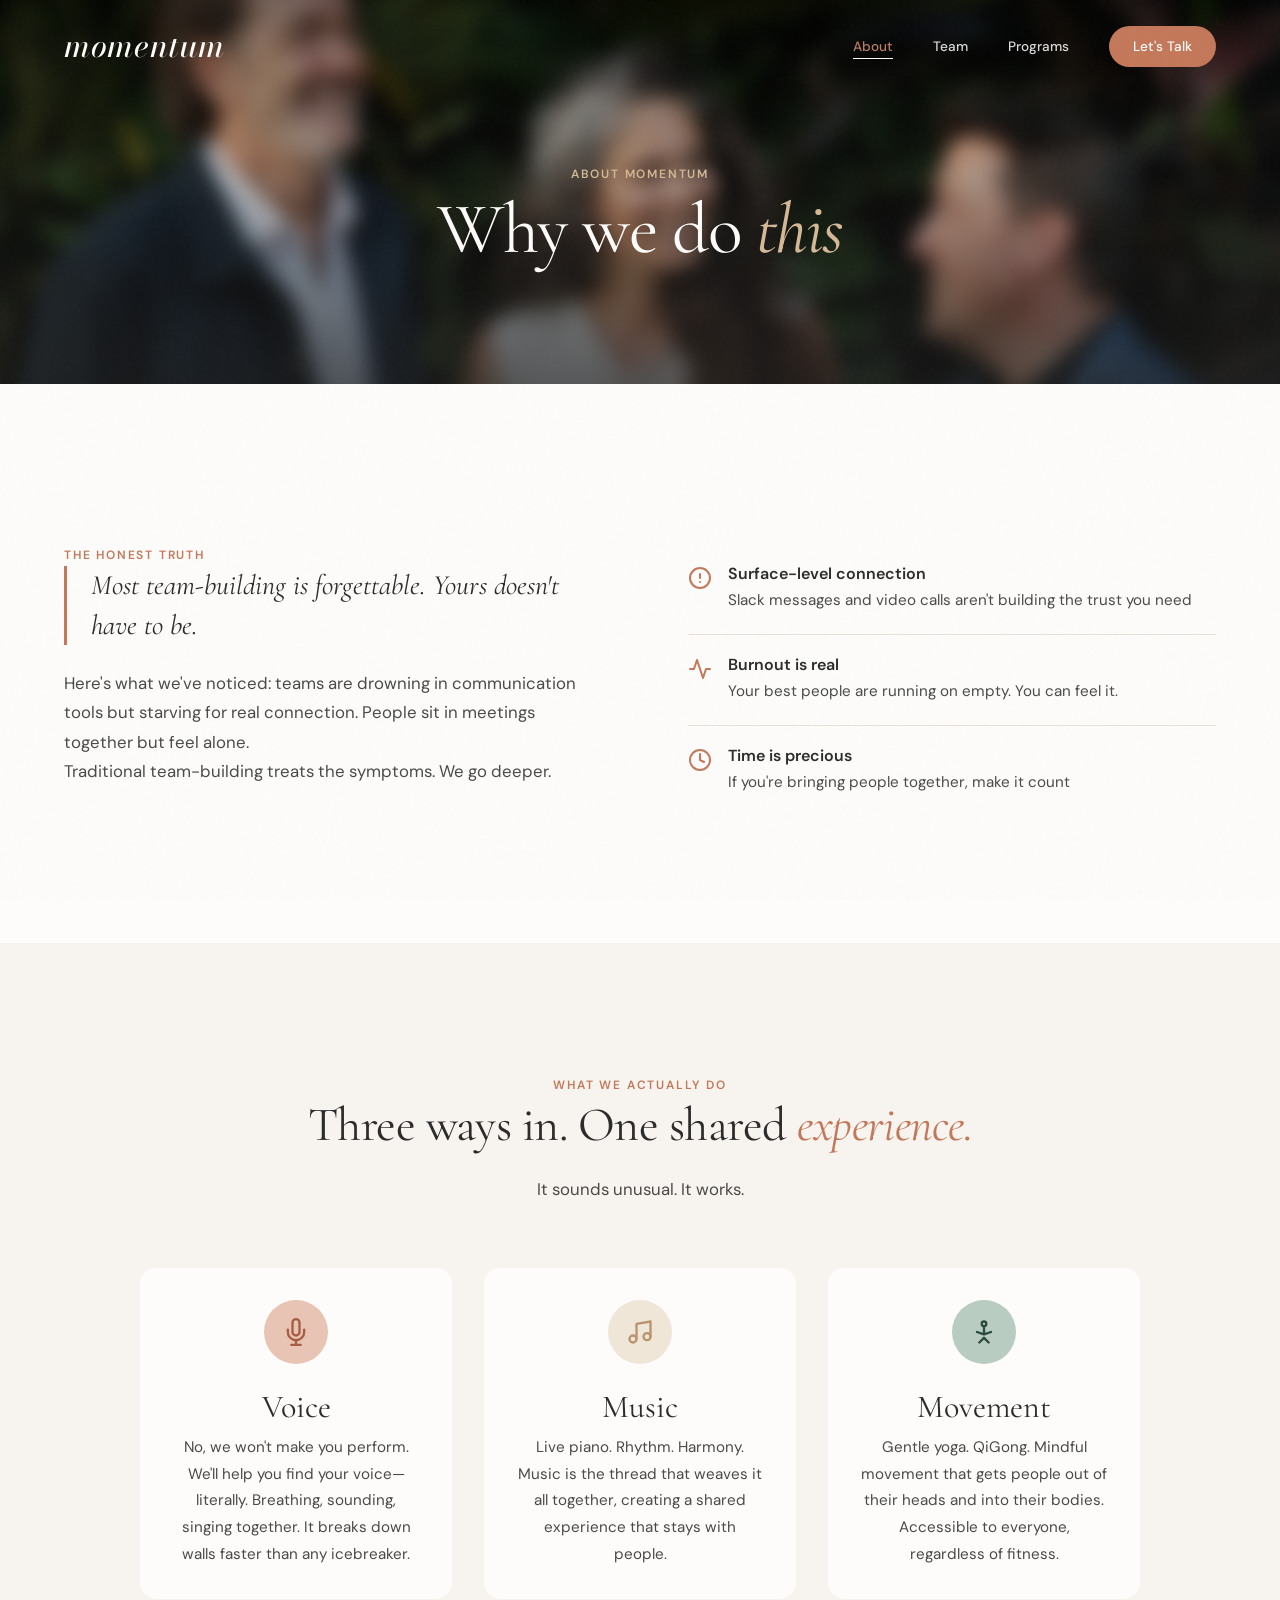
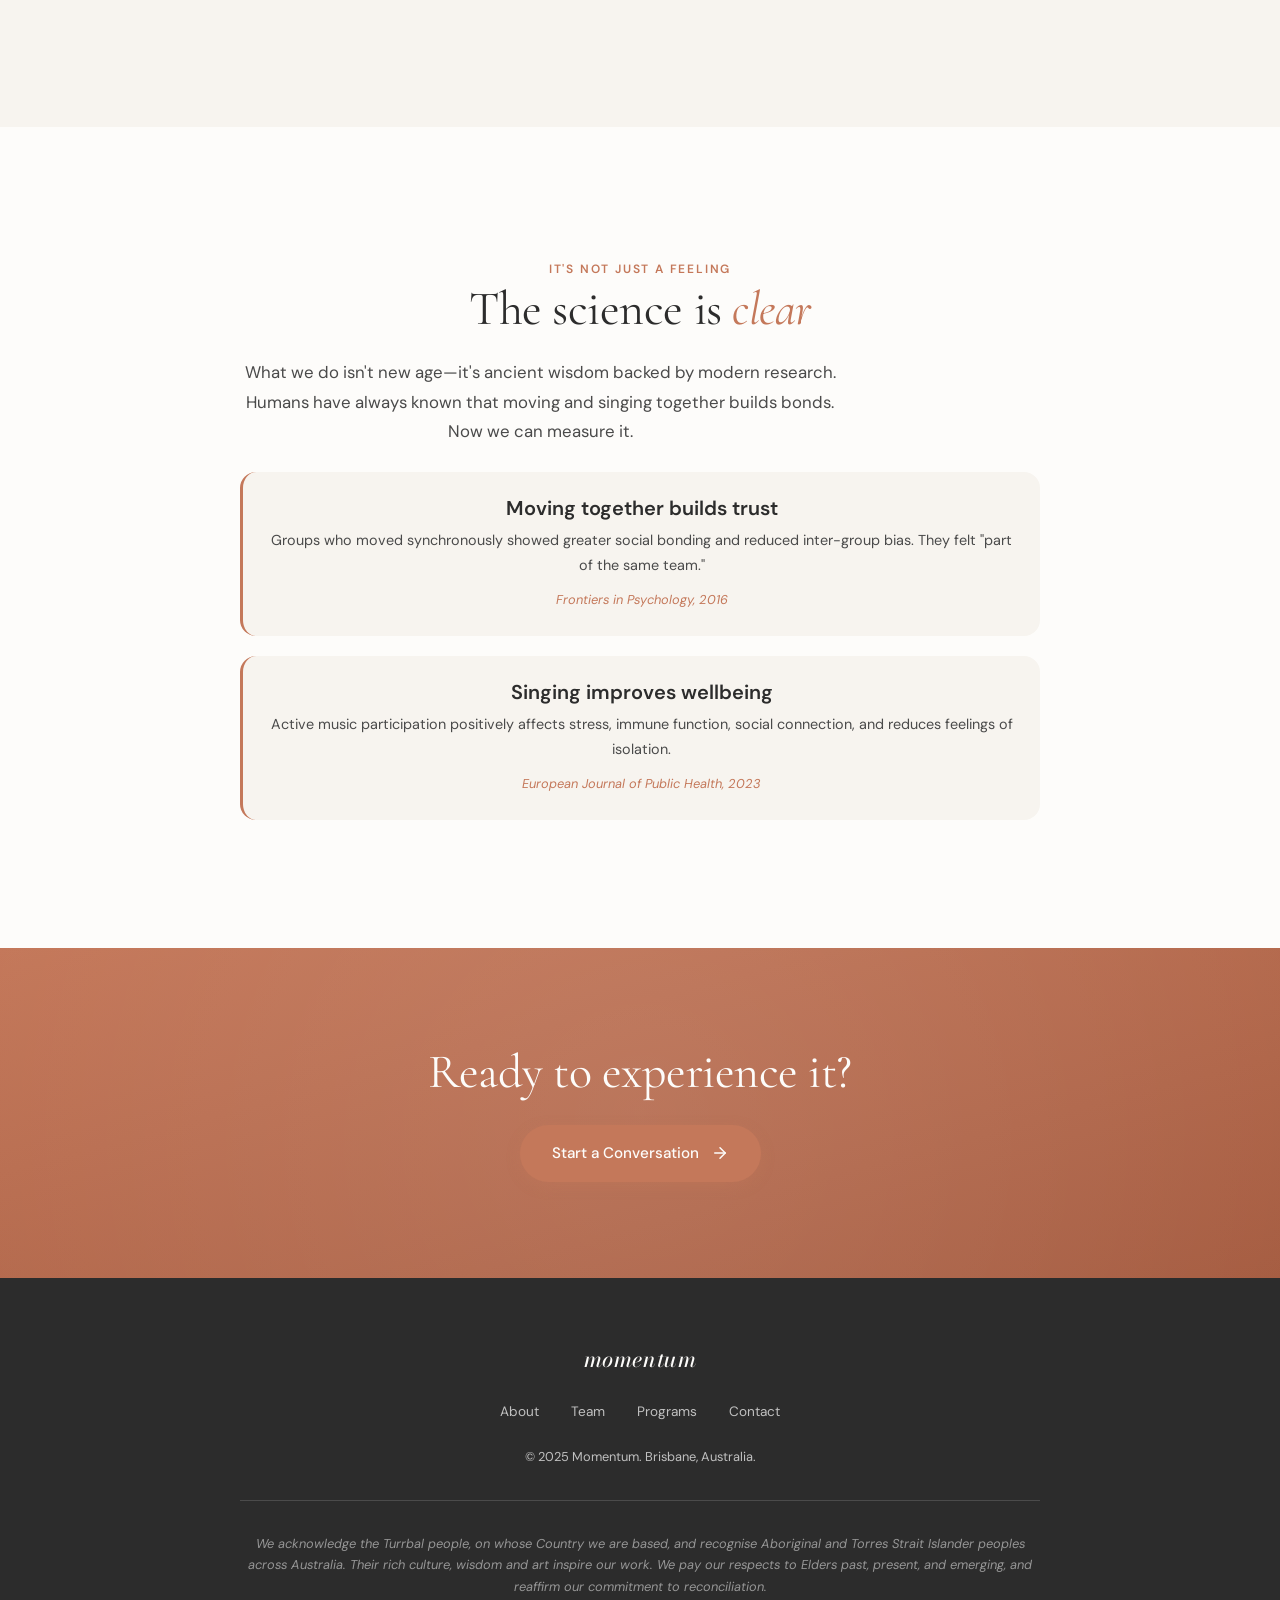
<file: about.html>
<!DOCTYPE html>
<html lang="en">
<head>
    <meta charset="UTF-8">
    <meta name="viewport" content="width=device-width, initial-scale=1.0">
    <title>About | Momentum</title>
    <meta name="description" content="Why Momentum exists. Learn about our approach to team connection through voice, movement, and music.">

    <link rel="preconnect" href="https://fonts.googleapis.com">
    <link rel="preconnect" href="https://fonts.gstatic.com" crossorigin>
    <link href="https://fonts.googleapis.com/css2?family=Bodoni+Moda:ital,wght@0,400;0,500;1,400;1,500&family=Cormorant+Garamond:ital,wght@0,300;0,400;0,500;0,600;1,400;1,500&family=DM+Sans:ital,wght@0,400;0,500;0,600;1,400&display=swap" rel="stylesheet">

    <link rel="stylesheet" href="css/styles.css">
</head>
<body>
    <!-- Navigation -->
    <nav class="nav">
        <a href="index.html" class="nav__logo">Momentum</a>
        <ul class="nav__links">
            <li><a href="about.html" class="nav__link nav__link--active">About</a></li>
            <li><a href="team.html" class="nav__link">Team</a></li>
            <li><a href="programs.html" class="nav__link">Programs</a></li>
            <li><a href="contact.html" class="nav__link nav__cta">Let's Talk</a></li>
        </ul>
        <button class="nav__toggle" aria-label="Toggle menu">
            <span></span>
            <span></span>
            <span></span>
        </button>
    </nav>

    <!-- Page Header -->
    <section class="page-header page-header--image" style="background-image: url('assets/images/1U2A2351-1.jpg');">
        <div class="page-header__content">
            <span class="section-label">About Momentum</span>
            <h1 class="page-header__title">Why we do <em>this</em></h1>
        </div>
    </section>

    <!-- Truth Section -->
    <section class="truth" id="truth">
        <div class="truth__grid">
            <div class="truth__content reveal">
                <span class="section-label">The honest truth</span>
                <blockquote>Most team-building is forgettable. Yours doesn't have to be.</blockquote>
                <p>Here's what we've noticed: teams are drowning in communication tools but starving for real connection. People sit in meetings together but feel alone.</p>
                <p>Traditional team-building treats the symptoms. We go deeper.</p>
            </div>
            <div class="reveal reveal-delay-1">
                <ul class="truth__points">
                    <li class="truth__point">
                        <svg class="truth__icon" viewBox="0 0 24 24" fill="none" stroke="currentColor" stroke-width="2" stroke-linecap="round" stroke-linejoin="round">
                            <circle cx="12" cy="12" r="10"></circle>
                            <line x1="12" y1="8" x2="12" y2="12"></line>
                            <line x1="12" y1="16" x2="12.01" y2="16"></line>
                        </svg>
                        <div>
                            <h4>Surface-level connection</h4>
                            <p>Slack messages and video calls aren't building the trust you need</p>
                        </div>
                    </li>
                    <li class="truth__point">
                        <svg class="truth__icon" viewBox="0 0 24 24" fill="none" stroke="currentColor" stroke-width="2" stroke-linecap="round" stroke-linejoin="round">
                            <path d="M22 12h-4l-3 9L9 3l-3 9H2"></path>
                        </svg>
                        <div>
                            <h4>Burnout is real</h4>
                            <p>Your best people are running on empty. You can feel it.</p>
                        </div>
                    </li>
                    <li class="truth__point">
                        <svg class="truth__icon" viewBox="0 0 24 24" fill="none" stroke="currentColor" stroke-width="2" stroke-linecap="round" stroke-linejoin="round">
                            <circle cx="12" cy="12" r="10"></circle>
                            <polyline points="12 6 12 12 16 14"></polyline>
                        </svg>
                        <div>
                            <h4>Time is precious</h4>
                            <p>If you're bringing people together, make it count</p>
                        </div>
                    </li>
                </ul>
            </div>
        </div>
    </section>

    <!-- What We Actually Do Section -->
    <section class="forces" id="how">
        <div class="section-header--center reveal">
            <span class="section-label">What we actually do</span>
            <h2 class="section-title">Three ways in. One shared <em>experience.</em></h2>
            <p class="section-subtitle">It sounds unusual. It works.</p>
        </div>
        <div class="forces__cards">
            <div class="forces__card forces__card--outward reveal">
                <div class="forces__card-icon">
                    <svg viewBox="0 0 24 24" fill="none" stroke="currentColor" stroke-width="2" stroke-linecap="round" stroke-linejoin="round">
                        <path d="M12 1a3 3 0 0 0-3 3v8a3 3 0 0 0 6 0V4a3 3 0 0 0-3-3z"></path>
                        <path d="M19 10v2a7 7 0 0 1-14 0v-2"></path>
                        <line x1="12" y1="19" x2="12" y2="23"></line>
                        <line x1="8" y1="23" x2="16" y2="23"></line>
                    </svg>
                </div>
                <h3>Voice</h3>
                <p>No, we won't make you perform. We'll help you find your voice—literally. Breathing, sounding, singing together. It breaks down walls faster than any icebreaker.</p>
            </div>
            <div class="forces__card forces__card--connecting reveal reveal-delay-1">
                <div class="forces__card-icon">
                    <svg viewBox="0 0 24 24" fill="none" stroke="currentColor" stroke-width="2" stroke-linecap="round" stroke-linejoin="round">
                        <path d="M9 18V5l12-2v13"></path>
                        <circle cx="6" cy="18" r="3"></circle>
                        <circle cx="18" cy="16" r="3"></circle>
                    </svg>
                </div>
                <h3>Music</h3>
                <p>Live piano. Rhythm. Harmony. Music is the thread that weaves it all together, creating a shared experience that stays with people.</p>
            </div>
            <div class="forces__card forces__card--inward reveal reveal-delay-2">
                <div class="forces__card-icon">
                    <svg viewBox="0 0 24 24" fill="none" stroke="currentColor" stroke-width="2" stroke-linecap="round" stroke-linejoin="round">
                        <circle cx="12" cy="5" r="2"></circle>
                        <path d="M12 7v6"></path>
                        <path d="M8 21l4-4 4 4"></path>
                        <path d="M6 12l6 2 6-2"></path>
                    </svg>
                </div>
                <h3>Movement</h3>
                <p>Gentle yoga. QiGong. Mindful movement that gets people out of their heads and into their bodies. Accessible to everyone, regardless of fitness.</p>
            </div>
        </div>
    </section>

    <!-- Science Section -->
    <section class="science" id="science">
        <div class="science__grid science__grid--no-visual">
            <div class="reveal">
                <span class="section-label">It's not just a feeling</span>
                <h2 class="section-title">The science is <em>clear</em></h2>
                <p class="section-subtitle">What we do isn't new age—it's ancient wisdom backed by modern research. Humans have always known that moving and singing together builds bonds. Now we can measure it.</p>
                <div class="science__studies">
                    <div class="science__study">
                        <h4>Moving together builds trust</h4>
                        <p>Groups who moved synchronously showed greater social bonding and reduced inter-group bias. They felt "part of the same team."</p>
                        <cite>Frontiers in Psychology, 2016</cite>
                    </div>
                    <div class="science__study">
                        <h4>Singing improves wellbeing</h4>
                        <p>Active music participation positively affects stress, immune function, social connection, and reduces feelings of isolation.</p>
                        <cite>European Journal of Public Health, 2023</cite>
                    </div>
                </div>
            </div>
        </div>
    </section>

    <!-- CTA Banner -->
    <section class="cta-banner">
        <div class="cta-banner__content reveal">
            <h2 class="section-title">Ready to experience it?</h2>
            <a href="contact.html" class="btn btn--primary">
                <span>Start a Conversation</span>
                <svg viewBox="0 0 24 24" fill="none" stroke="currentColor" stroke-width="2" stroke-linecap="round" stroke-linejoin="round">
                    <line x1="5" y1="12" x2="19" y2="12"></line>
                    <polyline points="12 5 19 12 12 19"></polyline>
                </svg>
            </a>
        </div>
    </section>

    <!-- Footer -->
    <footer class="footer">
        <div class="footer__content">
            <span class="footer__logo">Momentum</span>
            <div class="footer__links">
                <a href="about.html">About</a>
                <a href="team.html">Team</a>
                <a href="programs.html">Programs</a>
                <a href="contact.html">Contact</a>
            </div>
            <span class="footer__copy">&copy; 2025 Momentum. Brisbane, Australia.</span>
        </div>
        <div class="footer__acknowledgement">
            <p>We acknowledge the Turrbal people, on whose Country we are based, and recognise Aboriginal and Torres Strait Islander peoples across Australia. Their rich culture, wisdom and art inspire our work. We pay our respects to Elders past, present, and emerging, and reaffirm our commitment to reconciliation.</p>
        </div>
    </footer>

    <script src="js/main.js"></script>
</body>
</html>
</file>
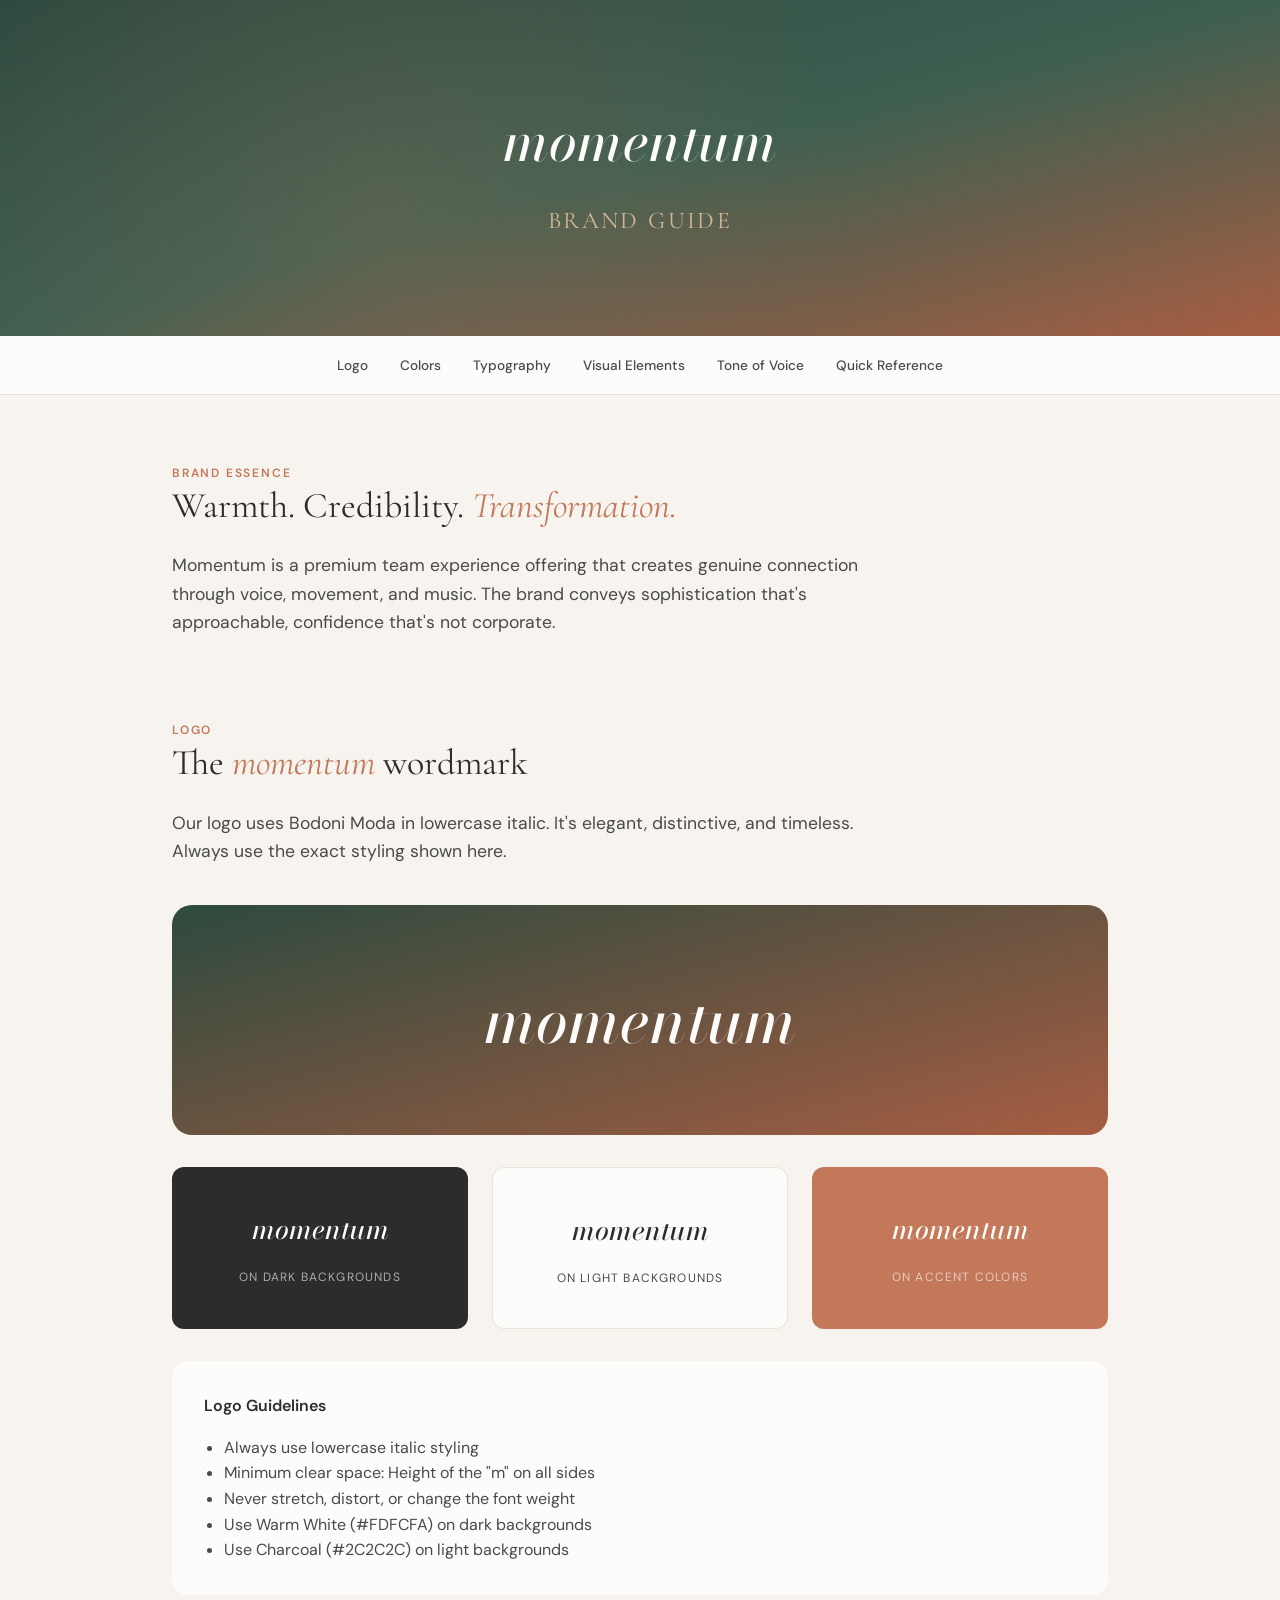
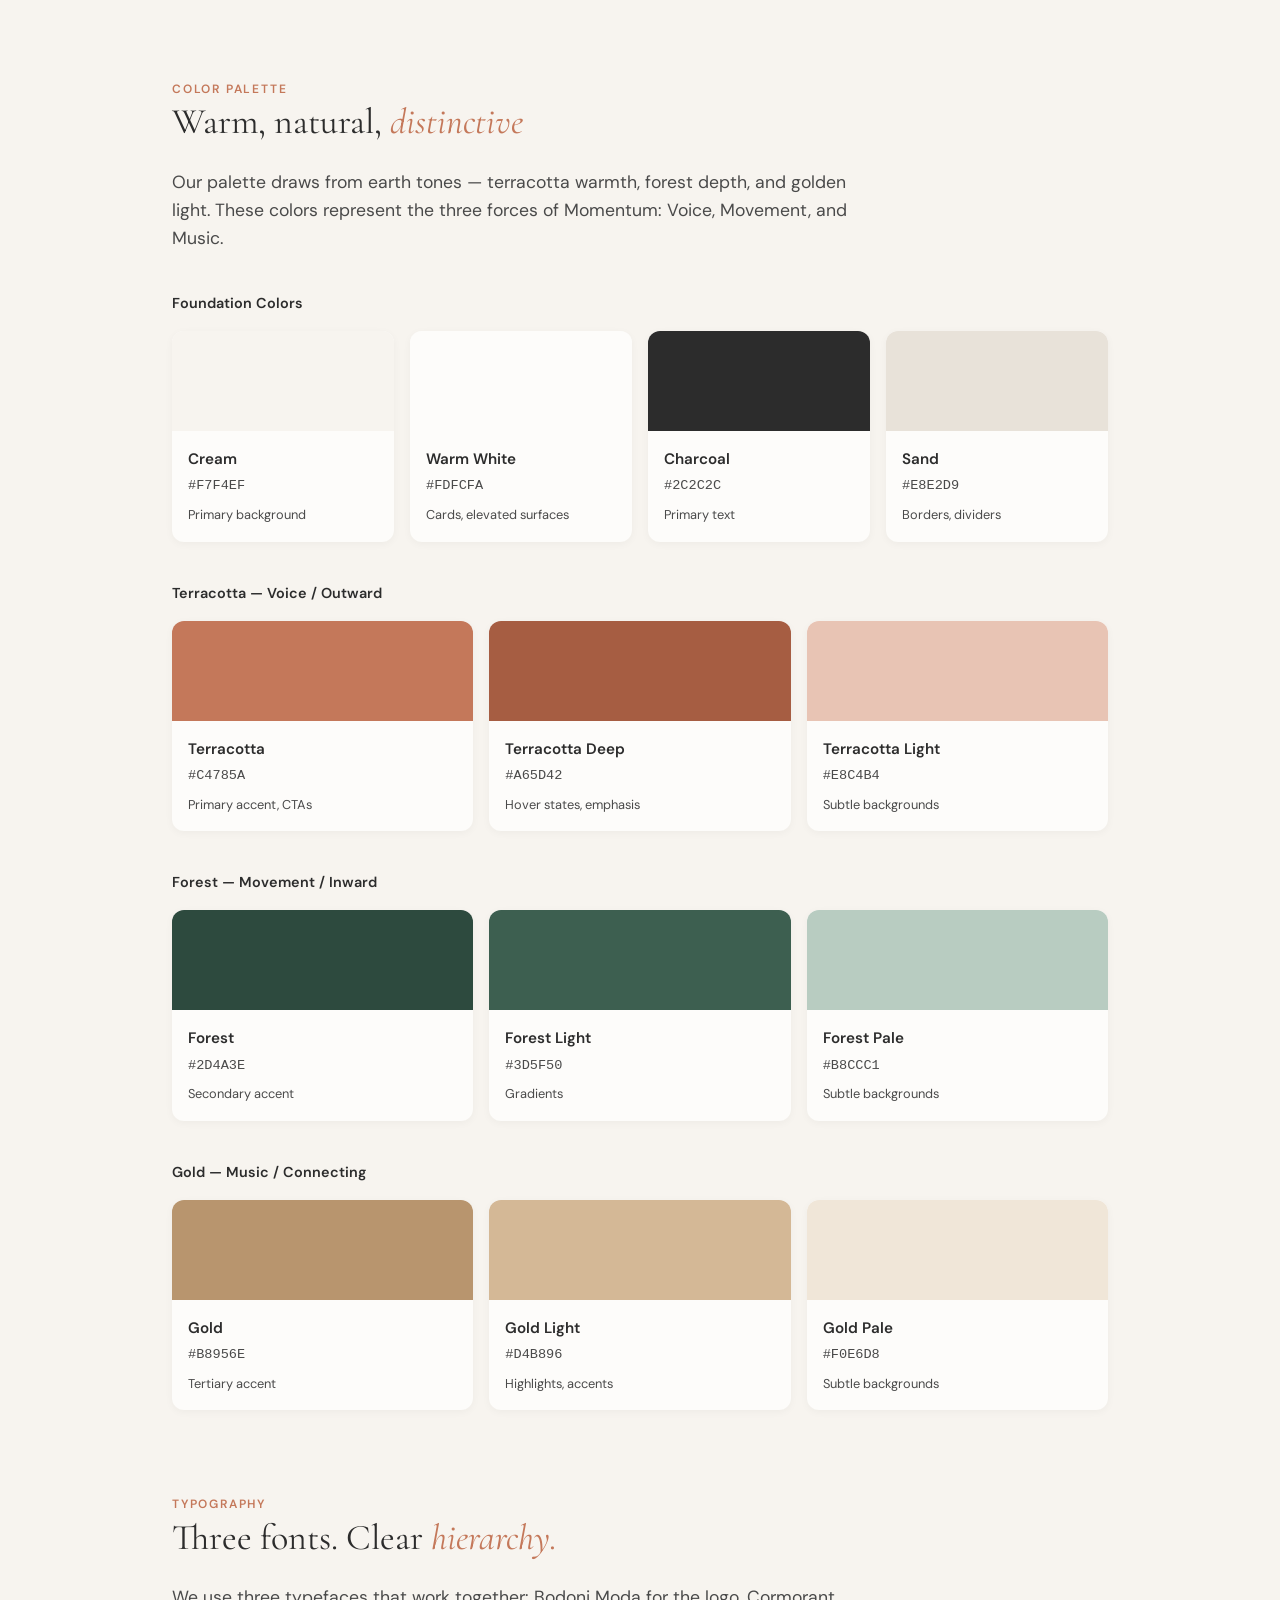
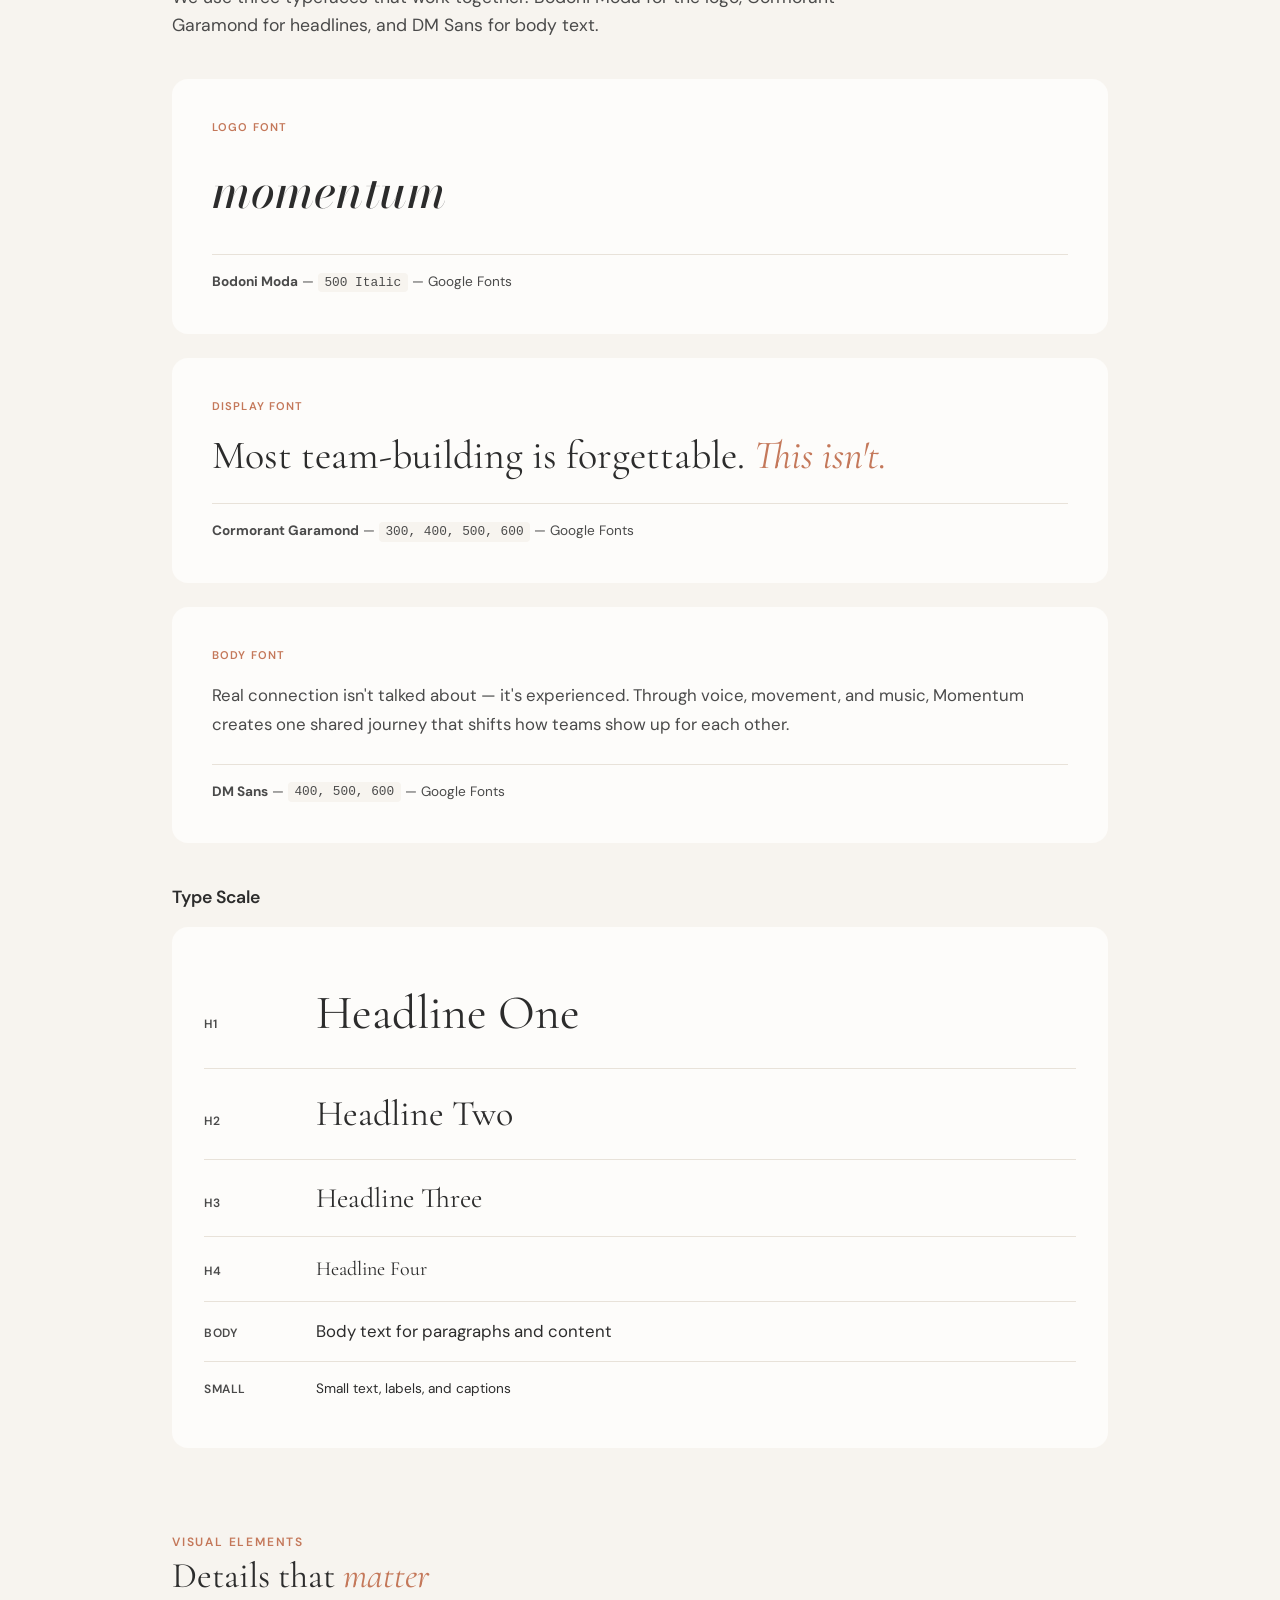
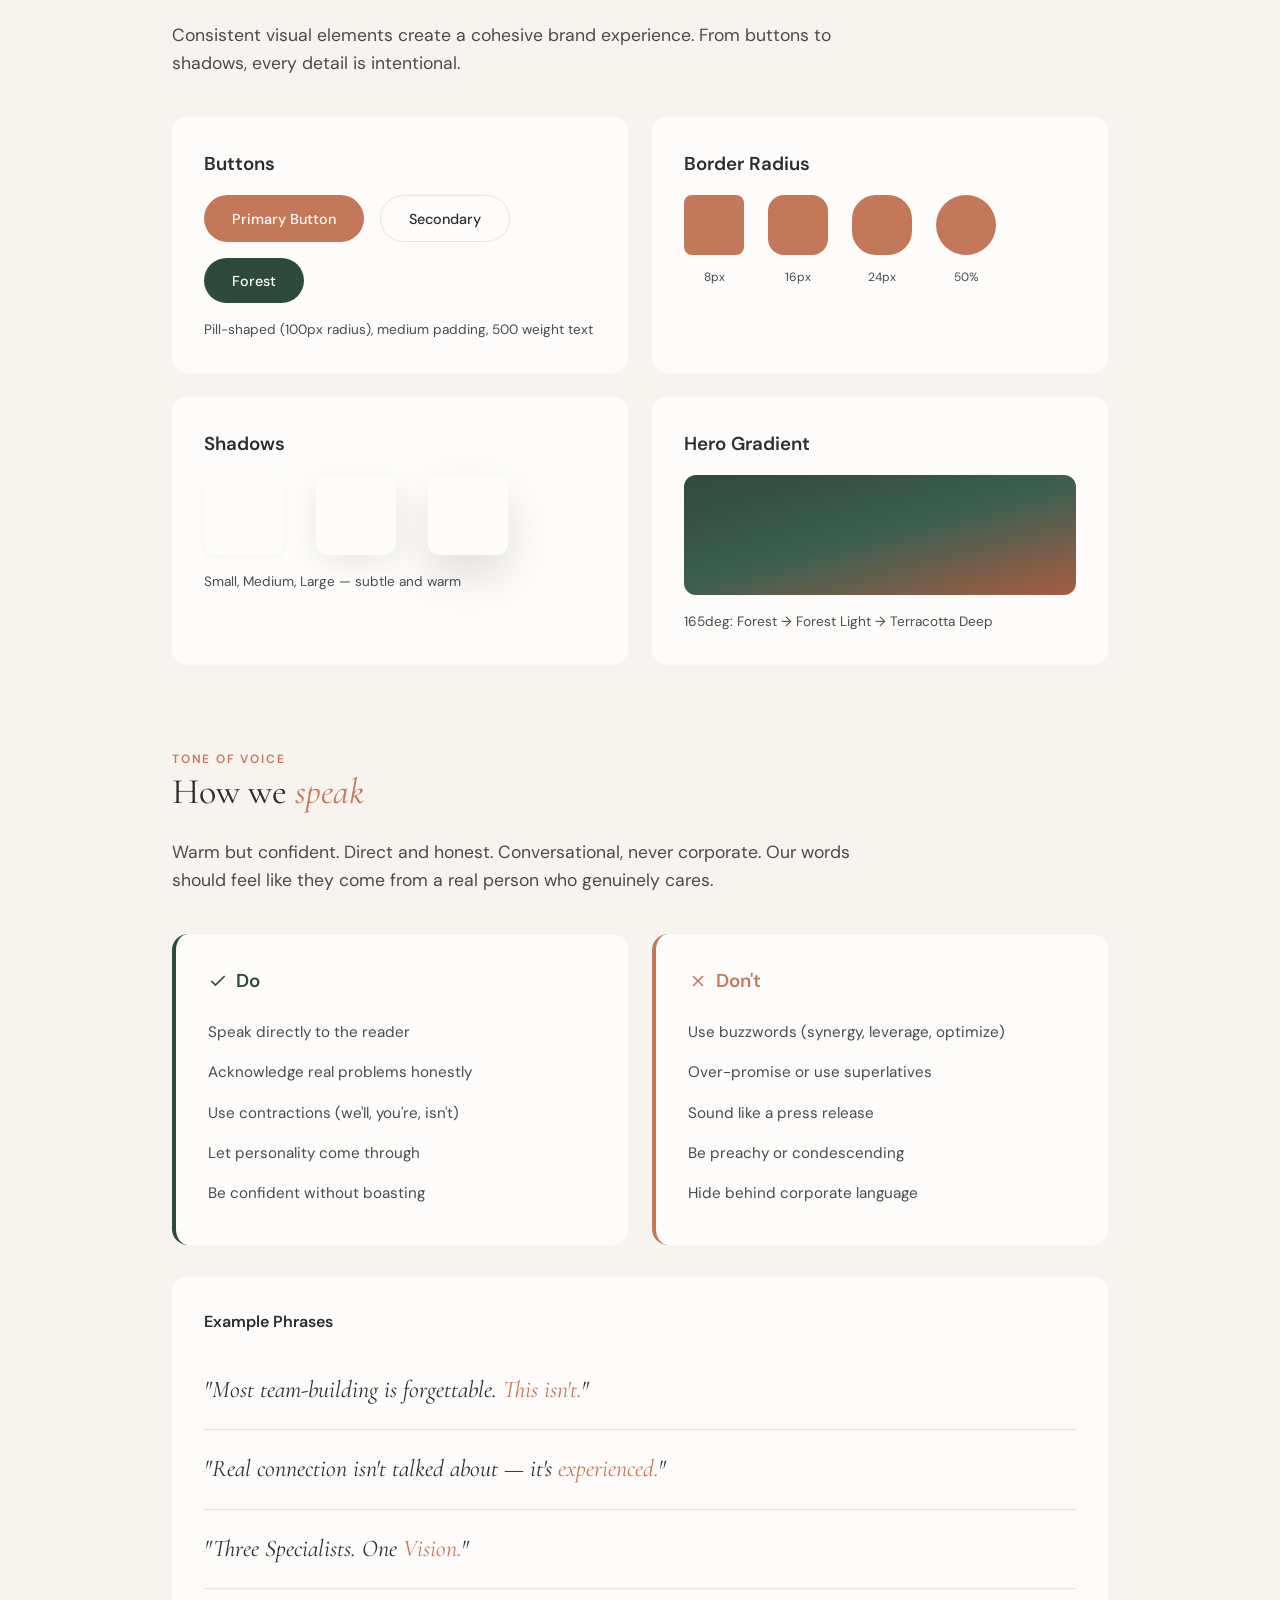
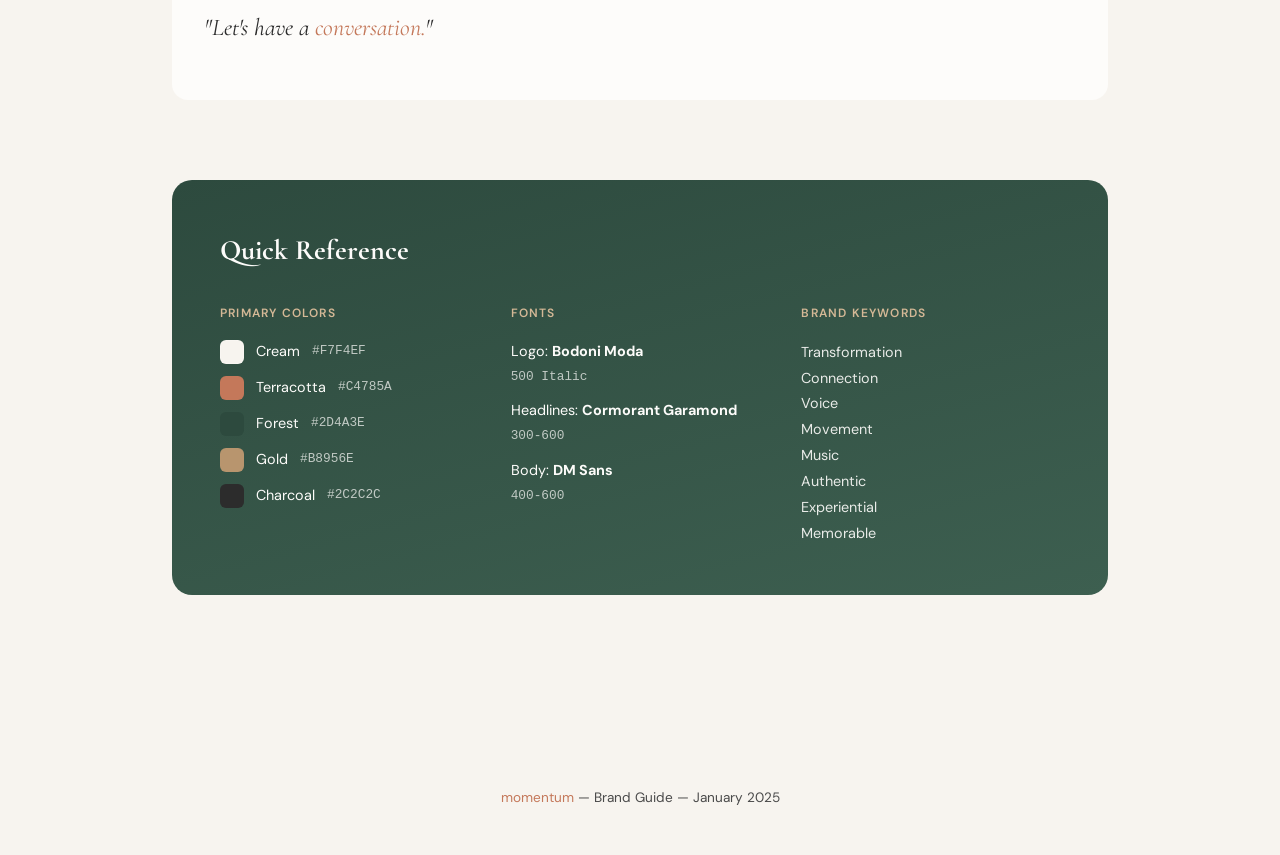
<file: brand-guide.html>
<!DOCTYPE html>
<html lang="en">
<head>
    <meta charset="UTF-8">
    <meta name="viewport" content="width=device-width, initial-scale=1.0">
    <title>Brand Guide | Momentum</title>
    <meta name="description" content="Momentum visual brand guidelines - logo, colors, typography, and tone of voice.">

    <link rel="preconnect" href="https://fonts.googleapis.com">
    <link rel="preconnect" href="https://fonts.gstatic.com" crossorigin>
    <link href="https://fonts.googleapis.com/css2?family=Bodoni+Moda:ital,wght@0,400;0,500;1,400;1,500&family=Cormorant+Garamond:ital,wght@0,300;0,400;0,500;0,600;1,400;1,500&family=DM+Sans:ital,wght@0,400;0,500;0,600;1,400&display=swap" rel="stylesheet">

    <style>
        :root {
            --color-cream: #F7F4EF;
            --color-warm-white: #FDFCFA;
            --color-sand: #E8E2D9;
            --color-charcoal: #2C2C2C;
            --color-charcoal-light: #4A4A4A;
            --color-terracotta: #C4785A;
            --color-terracotta-deep: #A65D42;
            --color-terracotta-light: #E8C4B4;
            --color-forest: #2D4A3E;
            --color-forest-light: #3D5F50;
            --color-forest-pale: #B8CCC1;
            --color-gold: #B8956E;
            --color-gold-light: #D4B896;
            --color-gold-pale: #F0E6D8;
            --font-logo: 'Bodoni Moda', Georgia, serif;
            --font-display: 'Cormorant Garamond', Georgia, serif;
            --font-body: 'DM Sans', -apple-system, sans-serif;
        }

        *, *::before, *::after {
            margin: 0;
            padding: 0;
            box-sizing: border-box;
        }

        html {
            scroll-behavior: smooth;
        }

        body {
            font-family: var(--font-body);
            background-color: var(--color-cream);
            color: var(--color-charcoal);
            line-height: 1.6;
        }

        /* Header */
        .header {
            background: linear-gradient(165deg, var(--color-forest) 0%, var(--color-forest-light) 50%, var(--color-terracotta-deep) 100%);
            padding: 6rem 2rem;
            text-align: center;
            position: relative;
        }

        .header::before {
            content: '';
            position: absolute;
            top: 0;
            left: 0;
            right: 0;
            bottom: 0;
            background: radial-gradient(circle at 30% 70%, rgba(196, 120, 90, 0.2) 0%, transparent 50%);
            pointer-events: none;
        }

        .header__content {
            position: relative;
            z-index: 1;
        }

        .header__logo {
            font-family: var(--font-logo);
            font-size: 3.5rem;
            font-weight: 500;
            font-style: italic;
            color: var(--color-warm-white);
            margin-bottom: 1rem;
        }

        .header__title {
            font-family: var(--font-display);
            font-size: 1.5rem;
            font-weight: 400;
            color: var(--color-gold-light);
            letter-spacing: 0.1em;
            text-transform: uppercase;
        }

        /* Navigation */
        .nav {
            background-color: var(--color-warm-white);
            padding: 1rem 2rem;
            position: sticky;
            top: 0;
            z-index: 100;
            border-bottom: 1px solid var(--color-sand);
        }

        .nav__list {
            display: flex;
            justify-content: center;
            gap: 2rem;
            list-style: none;
            flex-wrap: wrap;
        }

        .nav__link {
            font-size: 0.85rem;
            font-weight: 500;
            color: var(--color-charcoal-light);
            text-decoration: none;
            transition: color 0.3s ease;
        }

        .nav__link:hover {
            color: var(--color-terracotta);
        }

        /* Main */
        main {
            max-width: 1000px;
            margin: 0 auto;
            padding: 4rem 2rem;
        }

        /* Sections */
        section {
            margin-bottom: 5rem;
        }

        .section-label {
            font-size: 0.75rem;
            font-weight: 600;
            letter-spacing: 0.15em;
            text-transform: uppercase;
            color: var(--color-terracotta);
            margin-bottom: 0.75rem;
        }

        .section-title {
            font-family: var(--font-display);
            font-size: 2.25rem;
            font-weight: 400;
            margin-bottom: 1.5rem;
            line-height: 1.2;
        }

        .section-title em {
            font-style: italic;
            color: var(--color-terracotta);
        }

        .section-intro {
            font-size: 1.1rem;
            color: var(--color-charcoal-light);
            max-width: 700px;
            margin-bottom: 2.5rem;
        }

        /* Cards */
        .card {
            background-color: var(--color-warm-white);
            border-radius: 16px;
            padding: 2rem;
            margin-bottom: 1.5rem;
        }

        .card__title {
            font-family: var(--font-body);
            font-size: 1rem;
            font-weight: 600;
            margin-bottom: 1rem;
            color: var(--color-charcoal);
        }

        /* Logo Section */
        .logo-display {
            background: linear-gradient(165deg, var(--color-forest) 0%, var(--color-terracotta-deep) 100%);
            border-radius: 20px;
            padding: 4rem;
            text-align: center;
            margin-bottom: 2rem;
        }

        .logo-display__text {
            font-family: var(--font-logo);
            font-size: 4rem;
            font-weight: 500;
            font-style: italic;
            color: var(--color-warm-white);
        }

        .logo-variants {
            display: grid;
            grid-template-columns: repeat(3, 1fr);
            gap: 1.5rem;
            margin-top: 2rem;
        }

        .logo-variant {
            border-radius: 12px;
            padding: 2.5rem 2rem;
            text-align: center;
        }

        .logo-variant--dark {
            background-color: var(--color-charcoal);
        }

        .logo-variant--light {
            background-color: var(--color-warm-white);
            border: 1px solid var(--color-sand);
        }

        .logo-variant--accent {
            background-color: var(--color-terracotta);
        }

        .logo-variant__text {
            font-family: var(--font-logo);
            font-size: 1.75rem;
            font-weight: 500;
            font-style: italic;
        }

        .logo-variant--dark .logo-variant__text {
            color: var(--color-warm-white);
        }

        .logo-variant--light .logo-variant__text {
            color: var(--color-charcoal);
        }

        .logo-variant--accent .logo-variant__text {
            color: var(--color-warm-white);
        }

        .logo-variant__label {
            font-size: 0.75rem;
            color: var(--color-charcoal-light);
            margin-top: 1rem;
            text-transform: uppercase;
            letter-spacing: 0.1em;
        }

        .logo-variant--dark .logo-variant__label,
        .logo-variant--accent .logo-variant__label {
            color: rgba(255, 255, 255, 0.6);
        }

        /* Color Palette */
        .color-grid {
            display: grid;
            grid-template-columns: repeat(auto-fit, minmax(200px, 1fr));
            gap: 1rem;
        }

        .color-card {
            border-radius: 12px;
            overflow: hidden;
            background-color: var(--color-warm-white);
            box-shadow: 0 2px 8px rgba(0, 0, 0, 0.04);
        }

        .color-card__swatch {
            height: 100px;
        }

        .color-card__info {
            padding: 1rem;
        }

        .color-card__name {
            font-weight: 600;
            font-size: 0.95rem;
            margin-bottom: 0.25rem;
        }

        .color-card__hex {
            font-family: monospace;
            font-size: 0.85rem;
            color: var(--color-charcoal-light);
        }

        .color-card__usage {
            font-size: 0.8rem;
            color: var(--color-charcoal-light);
            margin-top: 0.5rem;
        }

        .color-section {
            margin-bottom: 2.5rem;
        }

        .color-section__title {
            font-size: 0.9rem;
            font-weight: 600;
            margin-bottom: 1rem;
            color: var(--color-charcoal);
        }

        /* Typography */
        .type-specimen {
            background-color: var(--color-warm-white);
            border-radius: 16px;
            padding: 2.5rem;
            margin-bottom: 1.5rem;
        }

        .type-specimen__label {
            font-size: 0.7rem;
            font-weight: 600;
            letter-spacing: 0.1em;
            text-transform: uppercase;
            color: var(--color-terracotta);
            margin-bottom: 1rem;
        }

        .type-specimen__sample--logo {
            font-family: var(--font-logo);
            font-size: 3rem;
            font-weight: 500;
            font-style: italic;
            color: var(--color-charcoal);
        }

        .type-specimen__sample--display {
            font-family: var(--font-display);
            font-size: 2.5rem;
            font-weight: 400;
            line-height: 1.2;
            color: var(--color-charcoal);
        }

        .type-specimen__sample--display em {
            color: var(--color-terracotta);
        }

        .type-specimen__sample--body {
            font-family: var(--font-body);
            font-size: 1.05rem;
            line-height: 1.75;
            color: var(--color-charcoal-light);
        }

        .type-specimen__meta {
            margin-top: 1.5rem;
            padding-top: 1rem;
            border-top: 1px solid var(--color-sand);
            font-size: 0.85rem;
            color: var(--color-charcoal-light);
        }

        .type-specimen__meta code {
            background-color: var(--color-cream);
            padding: 0.15rem 0.4rem;
            border-radius: 4px;
            font-size: 0.8rem;
        }

        /* Type Scale */
        .type-scale {
            background-color: var(--color-warm-white);
            border-radius: 16px;
            padding: 2rem;
        }

        .type-scale__item {
            display: flex;
            align-items: baseline;
            gap: 2rem;
            padding: 1rem 0;
            border-bottom: 1px solid var(--color-sand);
        }

        .type-scale__item:last-child {
            border-bottom: none;
        }

        .type-scale__label {
            font-size: 0.75rem;
            font-weight: 600;
            text-transform: uppercase;
            letter-spacing: 0.05em;
            color: var(--color-charcoal-light);
            width: 80px;
            flex-shrink: 0;
        }

        .type-scale__sample {
            font-family: var(--font-display);
            color: var(--color-charcoal);
        }

        .type-scale__sample--h1 { font-size: 3rem; }
        .type-scale__sample--h2 { font-size: 2.25rem; }
        .type-scale__sample--h3 { font-size: 1.75rem; }
        .type-scale__sample--h4 { font-size: 1.25rem; }
        .type-scale__sample--body { font-family: var(--font-body); font-size: 1.05rem; }
        .type-scale__sample--small { font-family: var(--font-body); font-size: 0.85rem; }

        /* Visual Elements */
        .element-grid {
            display: grid;
            grid-template-columns: repeat(2, 1fr);
            gap: 1.5rem;
        }

        .element-card {
            background-color: var(--color-warm-white);
            border-radius: 16px;
            padding: 2rem;
        }

        .element-card__title {
            font-weight: 600;
            margin-bottom: 1rem;
        }

        .element-demo {
            margin-bottom: 1rem;
        }

        .element-demo__buttons {
            display: flex;
            gap: 1rem;
            flex-wrap: wrap;
        }

        .btn {
            display: inline-flex;
            align-items: center;
            gap: 0.5rem;
            font-family: var(--font-body);
            font-size: 0.9rem;
            font-weight: 500;
            padding: 0.85rem 1.75rem;
            border-radius: 100px;
            border: none;
            cursor: pointer;
        }

        .btn--primary {
            background-color: var(--color-terracotta);
            color: var(--color-warm-white);
        }

        .btn--secondary {
            background-color: transparent;
            color: var(--color-charcoal);
            border: 1px solid var(--color-sand);
        }

        .btn--forest {
            background-color: var(--color-forest);
            color: var(--color-warm-white);
        }

        .radius-demo {
            display: flex;
            gap: 1.5rem;
            align-items: center;
        }

        .radius-demo__item {
            text-align: center;
        }

        .radius-demo__shape {
            width: 60px;
            height: 60px;
            background-color: var(--color-terracotta);
            margin: 0 auto 0.5rem;
        }

        .radius-demo__shape--sm { border-radius: 8px; }
        .radius-demo__shape--md { border-radius: 16px; }
        .radius-demo__shape--lg { border-radius: 24px; }
        .radius-demo__shape--pill { border-radius: 100px; width: 100px; }
        .radius-demo__shape--circle { border-radius: 50%; }

        .radius-demo__label {
            font-size: 0.75rem;
            color: var(--color-charcoal-light);
        }

        .shadow-demo {
            display: flex;
            gap: 2rem;
        }

        .shadow-demo__item {
            width: 80px;
            height: 80px;
            background-color: var(--color-warm-white);
            border-radius: 12px;
        }

        .shadow-demo__item--sm { box-shadow: 0 2px 8px rgba(0, 0, 0, 0.04); }
        .shadow-demo__item--md { box-shadow: 0 8px 30px rgba(0, 0, 0, 0.08); }
        .shadow-demo__item--lg { box-shadow: 0 20px 50px rgba(0, 0, 0, 0.12); }

        .gradient-demo {
            height: 120px;
            border-radius: 12px;
            background: linear-gradient(165deg, var(--color-forest) 0%, var(--color-forest-light) 50%, var(--color-terracotta-deep) 100%);
        }

        /* Tone of Voice */
        .voice-grid {
            display: grid;
            grid-template-columns: repeat(2, 1fr);
            gap: 1.5rem;
        }

        .voice-card {
            background-color: var(--color-warm-white);
            border-radius: 16px;
            padding: 2rem;
        }

        .voice-card--do {
            border-left: 4px solid var(--color-forest);
        }

        .voice-card--dont {
            border-left: 4px solid var(--color-terracotta);
        }

        .voice-card__title {
            font-weight: 600;
            margin-bottom: 1rem;
            display: flex;
            align-items: center;
            gap: 0.5rem;
        }

        .voice-card--do .voice-card__title { color: var(--color-forest); }
        .voice-card--dont .voice-card__title { color: var(--color-terracotta); }

        .voice-card__list {
            list-style: none;
        }

        .voice-card__list li {
            padding: 0.5rem 0;
            font-size: 0.95rem;
            color: var(--color-charcoal-light);
        }

        .example-quotes {
            background-color: var(--color-warm-white);
            border-radius: 16px;
            padding: 2rem;
            margin-top: 2rem;
        }

        .example-quote {
            font-family: var(--font-display);
            font-size: 1.5rem;
            font-style: italic;
            color: var(--color-charcoal);
            padding: 1.25rem 0;
            border-bottom: 1px solid var(--color-sand);
        }

        .example-quote:last-child {
            border-bottom: none;
        }

        .example-quote em {
            color: var(--color-terracotta);
        }

        /* Quick Reference */
        .quick-ref {
            background: linear-gradient(165deg, var(--color-forest) 0%, var(--color-forest-light) 100%);
            border-radius: 20px;
            padding: 3rem;
            color: var(--color-warm-white);
        }

        .quick-ref__title {
            font-family: var(--font-display);
            font-size: 1.75rem;
            margin-bottom: 2rem;
        }

        .quick-ref__grid {
            display: grid;
            grid-template-columns: repeat(3, 1fr);
            gap: 2rem;
        }

        .quick-ref__section h4 {
            font-size: 0.75rem;
            font-weight: 600;
            letter-spacing: 0.1em;
            text-transform: uppercase;
            color: var(--color-gold-light);
            margin-bottom: 1rem;
        }

        .quick-ref__item {
            display: flex;
            align-items: center;
            gap: 0.75rem;
            margin-bottom: 0.75rem;
            font-size: 0.9rem;
        }

        .quick-ref__swatch {
            width: 24px;
            height: 24px;
            border-radius: 6px;
            flex-shrink: 0;
        }

        .quick-ref__code {
            font-family: monospace;
            font-size: 0.8rem;
            opacity: 0.7;
        }

        /* Footer */
        .footer {
            text-align: center;
            padding: 3rem 2rem;
            color: var(--color-charcoal-light);
            font-size: 0.85rem;
        }

        .footer a {
            color: var(--color-terracotta);
            text-decoration: none;
        }

        /* Responsive */
        @media (max-width: 768px) {
            .logo-variants,
            .element-grid,
            .voice-grid,
            .quick-ref__grid {
                grid-template-columns: 1fr;
            }

            .header {
                padding: 4rem 1.5rem;
            }

            .header__logo {
                font-size: 2.5rem;
            }

            main {
                padding: 2rem 1.5rem;
            }

            .nav__list {
                gap: 1rem;
            }
        }
    </style>
</head>
<body>
    <!-- Header -->
    <header class="header">
        <div class="header__content">
            <div class="header__logo">momentum</div>
            <h1 class="header__title">Brand Guide</h1>
        </div>
    </header>

    <!-- Navigation -->
    <nav class="nav">
        <ul class="nav__list">
            <li><a href="#logo" class="nav__link">Logo</a></li>
            <li><a href="#colors" class="nav__link">Colors</a></li>
            <li><a href="#typography" class="nav__link">Typography</a></li>
            <li><a href="#elements" class="nav__link">Visual Elements</a></li>
            <li><a href="#voice" class="nav__link">Tone of Voice</a></li>
            <li><a href="#reference" class="nav__link">Quick Reference</a></li>
        </ul>
    </nav>

    <main>
        <!-- Brand Essence -->
        <section id="essence">
            <span class="section-label">Brand Essence</span>
            <h2 class="section-title">Warmth. Credibility. <em>Transformation.</em></h2>
            <p class="section-intro">Momentum is a premium team experience offering that creates genuine connection through voice, movement, and music. The brand conveys sophistication that's approachable, confidence that's not corporate.</p>
        </section>

        <!-- Logo -->
        <section id="logo">
            <span class="section-label">Logo</span>
            <h2 class="section-title">The <em>momentum</em> wordmark</h2>
            <p class="section-intro">Our logo uses Bodoni Moda in lowercase italic. It's elegant, distinctive, and timeless. Always use the exact styling shown here.</p>

            <div class="logo-display">
                <span class="logo-display__text">momentum</span>
            </div>

            <div class="logo-variants">
                <div class="logo-variant logo-variant--dark">
                    <span class="logo-variant__text">momentum</span>
                    <p class="logo-variant__label">On dark backgrounds</p>
                </div>
                <div class="logo-variant logo-variant--light">
                    <span class="logo-variant__text">momentum</span>
                    <p class="logo-variant__label">On light backgrounds</p>
                </div>
                <div class="logo-variant logo-variant--accent">
                    <span class="logo-variant__text">momentum</span>
                    <p class="logo-variant__label">On accent colors</p>
                </div>
            </div>

            <div class="card" style="margin-top: 2rem;">
                <h3 class="card__title">Logo Guidelines</h3>
                <ul style="color: var(--color-charcoal-light); padding-left: 1.25rem;">
                    <li>Always use lowercase italic styling</li>
                    <li>Minimum clear space: Height of the "m" on all sides</li>
                    <li>Never stretch, distort, or change the font weight</li>
                    <li>Use Warm White (#FDFCFA) on dark backgrounds</li>
                    <li>Use Charcoal (#2C2C2C) on light backgrounds</li>
                </ul>
            </div>
        </section>

        <!-- Colors -->
        <section id="colors">
            <span class="section-label">Color Palette</span>
            <h2 class="section-title">Warm, natural, <em>distinctive</em></h2>
            <p class="section-intro">Our palette draws from earth tones — terracotta warmth, forest depth, and golden light. These colors represent the three forces of Momentum: Voice, Movement, and Music.</p>

            <div class="color-section">
                <h3 class="color-section__title">Foundation Colors</h3>
                <div class="color-grid">
                    <div class="color-card">
                        <div class="color-card__swatch" style="background-color: #F7F4EF;"></div>
                        <div class="color-card__info">
                            <p class="color-card__name">Cream</p>
                            <p class="color-card__hex">#F7F4EF</p>
                            <p class="color-card__usage">Primary background</p>
                        </div>
                    </div>
                    <div class="color-card">
                        <div class="color-card__swatch" style="background-color: #FDFCFA;"></div>
                        <div class="color-card__info">
                            <p class="color-card__name">Warm White</p>
                            <p class="color-card__hex">#FDFCFA</p>
                            <p class="color-card__usage">Cards, elevated surfaces</p>
                        </div>
                    </div>
                    <div class="color-card">
                        <div class="color-card__swatch" style="background-color: #2C2C2C;"></div>
                        <div class="color-card__info">
                            <p class="color-card__name">Charcoal</p>
                            <p class="color-card__hex">#2C2C2C</p>
                            <p class="color-card__usage">Primary text</p>
                        </div>
                    </div>
                    <div class="color-card">
                        <div class="color-card__swatch" style="background-color: #E8E2D9;"></div>
                        <div class="color-card__info">
                            <p class="color-card__name">Sand</p>
                            <p class="color-card__hex">#E8E2D9</p>
                            <p class="color-card__usage">Borders, dividers</p>
                        </div>
                    </div>
                </div>
            </div>

            <div class="color-section">
                <h3 class="color-section__title">Terracotta — Voice / Outward</h3>
                <div class="color-grid">
                    <div class="color-card">
                        <div class="color-card__swatch" style="background-color: #C4785A;"></div>
                        <div class="color-card__info">
                            <p class="color-card__name">Terracotta</p>
                            <p class="color-card__hex">#C4785A</p>
                            <p class="color-card__usage">Primary accent, CTAs</p>
                        </div>
                    </div>
                    <div class="color-card">
                        <div class="color-card__swatch" style="background-color: #A65D42;"></div>
                        <div class="color-card__info">
                            <p class="color-card__name">Terracotta Deep</p>
                            <p class="color-card__hex">#A65D42</p>
                            <p class="color-card__usage">Hover states, emphasis</p>
                        </div>
                    </div>
                    <div class="color-card">
                        <div class="color-card__swatch" style="background-color: #E8C4B4;"></div>
                        <div class="color-card__info">
                            <p class="color-card__name">Terracotta Light</p>
                            <p class="color-card__hex">#E8C4B4</p>
                            <p class="color-card__usage">Subtle backgrounds</p>
                        </div>
                    </div>
                </div>
            </div>

            <div class="color-section">
                <h3 class="color-section__title">Forest — Movement / Inward</h3>
                <div class="color-grid">
                    <div class="color-card">
                        <div class="color-card__swatch" style="background-color: #2D4A3E;"></div>
                        <div class="color-card__info">
                            <p class="color-card__name">Forest</p>
                            <p class="color-card__hex">#2D4A3E</p>
                            <p class="color-card__usage">Secondary accent</p>
                        </div>
                    </div>
                    <div class="color-card">
                        <div class="color-card__swatch" style="background-color: #3D5F50;"></div>
                        <div class="color-card__info">
                            <p class="color-card__name">Forest Light</p>
                            <p class="color-card__hex">#3D5F50</p>
                            <p class="color-card__usage">Gradients</p>
                        </div>
                    </div>
                    <div class="color-card">
                        <div class="color-card__swatch" style="background-color: #B8CCC1;"></div>
                        <div class="color-card__info">
                            <p class="color-card__name">Forest Pale</p>
                            <p class="color-card__hex">#B8CCC1</p>
                            <p class="color-card__usage">Subtle backgrounds</p>
                        </div>
                    </div>
                </div>
            </div>

            <div class="color-section">
                <h3 class="color-section__title">Gold — Music / Connecting</h3>
                <div class="color-grid">
                    <div class="color-card">
                        <div class="color-card__swatch" style="background-color: #B8956E;"></div>
                        <div class="color-card__info">
                            <p class="color-card__name">Gold</p>
                            <p class="color-card__hex">#B8956E</p>
                            <p class="color-card__usage">Tertiary accent</p>
                        </div>
                    </div>
                    <div class="color-card">
                        <div class="color-card__swatch" style="background-color: #D4B896;"></div>
                        <div class="color-card__info">
                            <p class="color-card__name">Gold Light</p>
                            <p class="color-card__hex">#D4B896</p>
                            <p class="color-card__usage">Highlights, accents</p>
                        </div>
                    </div>
                    <div class="color-card">
                        <div class="color-card__swatch" style="background-color: #F0E6D8;"></div>
                        <div class="color-card__info">
                            <p class="color-card__name">Gold Pale</p>
                            <p class="color-card__hex">#F0E6D8</p>
                            <p class="color-card__usage">Subtle backgrounds</p>
                        </div>
                    </div>
                </div>
            </div>
        </section>

        <!-- Typography -->
        <section id="typography">
            <span class="section-label">Typography</span>
            <h2 class="section-title">Three fonts. Clear <em>hierarchy.</em></h2>
            <p class="section-intro">We use three typefaces that work together: Bodoni Moda for the logo, Cormorant Garamond for headlines, and DM Sans for body text.</p>

            <div class="type-specimen">
                <p class="type-specimen__label">Logo Font</p>
                <p class="type-specimen__sample--logo">momentum</p>
                <div class="type-specimen__meta">
                    <strong>Bodoni Moda</strong> — <code>500 Italic</code> — Google Fonts
                </div>
            </div>

            <div class="type-specimen">
                <p class="type-specimen__label">Display Font</p>
                <p class="type-specimen__sample--display">Most team-building is forgettable. <em>This isn't.</em></p>
                <div class="type-specimen__meta">
                    <strong>Cormorant Garamond</strong> — <code>300, 400, 500, 600</code> — Google Fonts
                </div>
            </div>

            <div class="type-specimen">
                <p class="type-specimen__label">Body Font</p>
                <p class="type-specimen__sample--body">Real connection isn't talked about — it's experienced. Through voice, movement, and music, Momentum creates one shared journey that shifts how teams show up for each other.</p>
                <div class="type-specimen__meta">
                    <strong>DM Sans</strong> — <code>400, 500, 600</code> — Google Fonts
                </div>
            </div>

            <h3 style="font-size: 1.1rem; font-weight: 600; margin: 2.5rem 0 1rem;">Type Scale</h3>
            <div class="type-scale">
                <div class="type-scale__item">
                    <span class="type-scale__label">H1</span>
                    <span class="type-scale__sample type-scale__sample--h1">Headline One</span>
                </div>
                <div class="type-scale__item">
                    <span class="type-scale__label">H2</span>
                    <span class="type-scale__sample type-scale__sample--h2">Headline Two</span>
                </div>
                <div class="type-scale__item">
                    <span class="type-scale__label">H3</span>
                    <span class="type-scale__sample type-scale__sample--h3">Headline Three</span>
                </div>
                <div class="type-scale__item">
                    <span class="type-scale__label">H4</span>
                    <span class="type-scale__sample type-scale__sample--h4">Headline Four</span>
                </div>
                <div class="type-scale__item">
                    <span class="type-scale__label">Body</span>
                    <span class="type-scale__sample type-scale__sample--body">Body text for paragraphs and content</span>
                </div>
                <div class="type-scale__item">
                    <span class="type-scale__label">Small</span>
                    <span class="type-scale__sample type-scale__sample--small">Small text, labels, and captions</span>
                </div>
            </div>
        </section>

        <!-- Visual Elements -->
        <section id="elements">
            <span class="section-label">Visual Elements</span>
            <h2 class="section-title">Details that <em>matter</em></h2>
            <p class="section-intro">Consistent visual elements create a cohesive brand experience. From buttons to shadows, every detail is intentional.</p>

            <div class="element-grid">
                <div class="element-card">
                    <h3 class="element-card__title">Buttons</h3>
                    <div class="element-demo">
                        <div class="element-demo__buttons">
                            <button class="btn btn--primary">Primary Button</button>
                            <button class="btn btn--secondary">Secondary</button>
                            <button class="btn btn--forest">Forest</button>
                        </div>
                    </div>
                    <p style="font-size: 0.85rem; color: var(--color-charcoal-light);">Pill-shaped (100px radius), medium padding, 500 weight text</p>
                </div>

                <div class="element-card">
                    <h3 class="element-card__title">Border Radius</h3>
                    <div class="element-demo">
                        <div class="radius-demo">
                            <div class="radius-demo__item">
                                <div class="radius-demo__shape radius-demo__shape--sm"></div>
                                <span class="radius-demo__label">8px</span>
                            </div>
                            <div class="radius-demo__item">
                                <div class="radius-demo__shape radius-demo__shape--md"></div>
                                <span class="radius-demo__label">16px</span>
                            </div>
                            <div class="radius-demo__item">
                                <div class="radius-demo__shape radius-demo__shape--lg"></div>
                                <span class="radius-demo__label">24px</span>
                            </div>
                            <div class="radius-demo__item">
                                <div class="radius-demo__shape radius-demo__shape--circle"></div>
                                <span class="radius-demo__label">50%</span>
                            </div>
                        </div>
                    </div>
                </div>

                <div class="element-card">
                    <h3 class="element-card__title">Shadows</h3>
                    <div class="element-demo">
                        <div class="shadow-demo">
                            <div class="shadow-demo__item shadow-demo__item--sm"></div>
                            <div class="shadow-demo__item shadow-demo__item--md"></div>
                            <div class="shadow-demo__item shadow-demo__item--lg"></div>
                        </div>
                    </div>
                    <p style="font-size: 0.85rem; color: var(--color-charcoal-light); margin-top: 1rem;">Small, Medium, Large — subtle and warm</p>
                </div>

                <div class="element-card">
                    <h3 class="element-card__title">Hero Gradient</h3>
                    <div class="element-demo">
                        <div class="gradient-demo"></div>
                    </div>
                    <p style="font-size: 0.85rem; color: var(--color-charcoal-light); margin-top: 1rem;">165deg: Forest → Forest Light → Terracotta Deep</p>
                </div>
            </div>
        </section>

        <!-- Tone of Voice -->
        <section id="voice">
            <span class="section-label">Tone of Voice</span>
            <h2 class="section-title">How we <em>speak</em></h2>
            <p class="section-intro">Warm but confident. Direct and honest. Conversational, never corporate. Our words should feel like they come from a real person who genuinely cares.</p>

            <div class="voice-grid">
                <div class="voice-card voice-card--do">
                    <h3 class="voice-card__title">
                        <svg width="20" height="20" viewBox="0 0 24 24" fill="none" stroke="currentColor" stroke-width="2"><polyline points="20 6 9 17 4 12"></polyline></svg>
                        Do
                    </h3>
                    <ul class="voice-card__list">
                        <li>Speak directly to the reader</li>
                        <li>Acknowledge real problems honestly</li>
                        <li>Use contractions (we'll, you're, isn't)</li>
                        <li>Let personality come through</li>
                        <li>Be confident without boasting</li>
                    </ul>
                </div>
                <div class="voice-card voice-card--dont">
                    <h3 class="voice-card__title">
                        <svg width="20" height="20" viewBox="0 0 24 24" fill="none" stroke="currentColor" stroke-width="2"><line x1="18" y1="6" x2="6" y2="18"></line><line x1="6" y1="6" x2="18" y2="18"></line></svg>
                        Don't
                    </h3>
                    <ul class="voice-card__list">
                        <li>Use buzzwords (synergy, leverage, optimize)</li>
                        <li>Over-promise or use superlatives</li>
                        <li>Sound like a press release</li>
                        <li>Be preachy or condescending</li>
                        <li>Hide behind corporate language</li>
                    </ul>
                </div>
            </div>

            <div class="example-quotes">
                <h3 class="card__title">Example Phrases</h3>
                <p class="example-quote">"Most team-building is forgettable. <em>This isn't.</em>"</p>
                <p class="example-quote">"Real connection isn't talked about — it's <em>experienced.</em>"</p>
                <p class="example-quote">"Three Specialists. One <em>Vision.</em>"</p>
                <p class="example-quote">"Let's have a <em>conversation.</em>"</p>
            </div>
        </section>

        <!-- Quick Reference -->
        <section id="reference">
            <div class="quick-ref">
                <h2 class="quick-ref__title">Quick Reference</h2>
                <div class="quick-ref__grid">
                    <div class="quick-ref__section">
                        <h4>Primary Colors</h4>
                        <div class="quick-ref__item">
                            <span class="quick-ref__swatch" style="background-color: #F7F4EF; border: 1px solid rgba(255,255,255,0.2);"></span>
                            <span>Cream</span>
                            <span class="quick-ref__code">#F7F4EF</span>
                        </div>
                        <div class="quick-ref__item">
                            <span class="quick-ref__swatch" style="background-color: #C4785A;"></span>
                            <span>Terracotta</span>
                            <span class="quick-ref__code">#C4785A</span>
                        </div>
                        <div class="quick-ref__item">
                            <span class="quick-ref__swatch" style="background-color: #2D4A3E;"></span>
                            <span>Forest</span>
                            <span class="quick-ref__code">#2D4A3E</span>
                        </div>
                        <div class="quick-ref__item">
                            <span class="quick-ref__swatch" style="background-color: #B8956E;"></span>
                            <span>Gold</span>
                            <span class="quick-ref__code">#B8956E</span>
                        </div>
                        <div class="quick-ref__item">
                            <span class="quick-ref__swatch" style="background-color: #2C2C2C;"></span>
                            <span>Charcoal</span>
                            <span class="quick-ref__code">#2C2C2C</span>
                        </div>
                    </div>
                    <div class="quick-ref__section">
                        <h4>Fonts</h4>
                        <div class="quick-ref__item" style="flex-direction: column; align-items: flex-start; gap: 0.25rem;">
                            <span>Logo: <strong>Bodoni Moda</strong></span>
                            <span class="quick-ref__code">500 Italic</span>
                        </div>
                        <div class="quick-ref__item" style="flex-direction: column; align-items: flex-start; gap: 0.25rem; margin-top: 0.5rem;">
                            <span>Headlines: <strong>Cormorant Garamond</strong></span>
                            <span class="quick-ref__code">300-600</span>
                        </div>
                        <div class="quick-ref__item" style="flex-direction: column; align-items: flex-start; gap: 0.25rem; margin-top: 0.5rem;">
                            <span>Body: <strong>DM Sans</strong></span>
                            <span class="quick-ref__code">400-600</span>
                        </div>
                    </div>
                    <div class="quick-ref__section">
                        <h4>Brand Keywords</h4>
                        <p style="font-size: 0.9rem; line-height: 1.8; opacity: 0.9;">
                            Transformation<br>
                            Connection<br>
                            Voice<br>
                            Movement<br>
                            Music<br>
                            Authentic<br>
                            Experiential<br>
                            Memorable
                        </p>
                    </div>
                </div>
            </div>
        </section>
    </main>

    <!-- Footer -->
    <footer class="footer">
        <p><a href="index.html">momentum</a> — Brand Guide — January 2025</p>
    </footer>
</body>
</html>
</file>
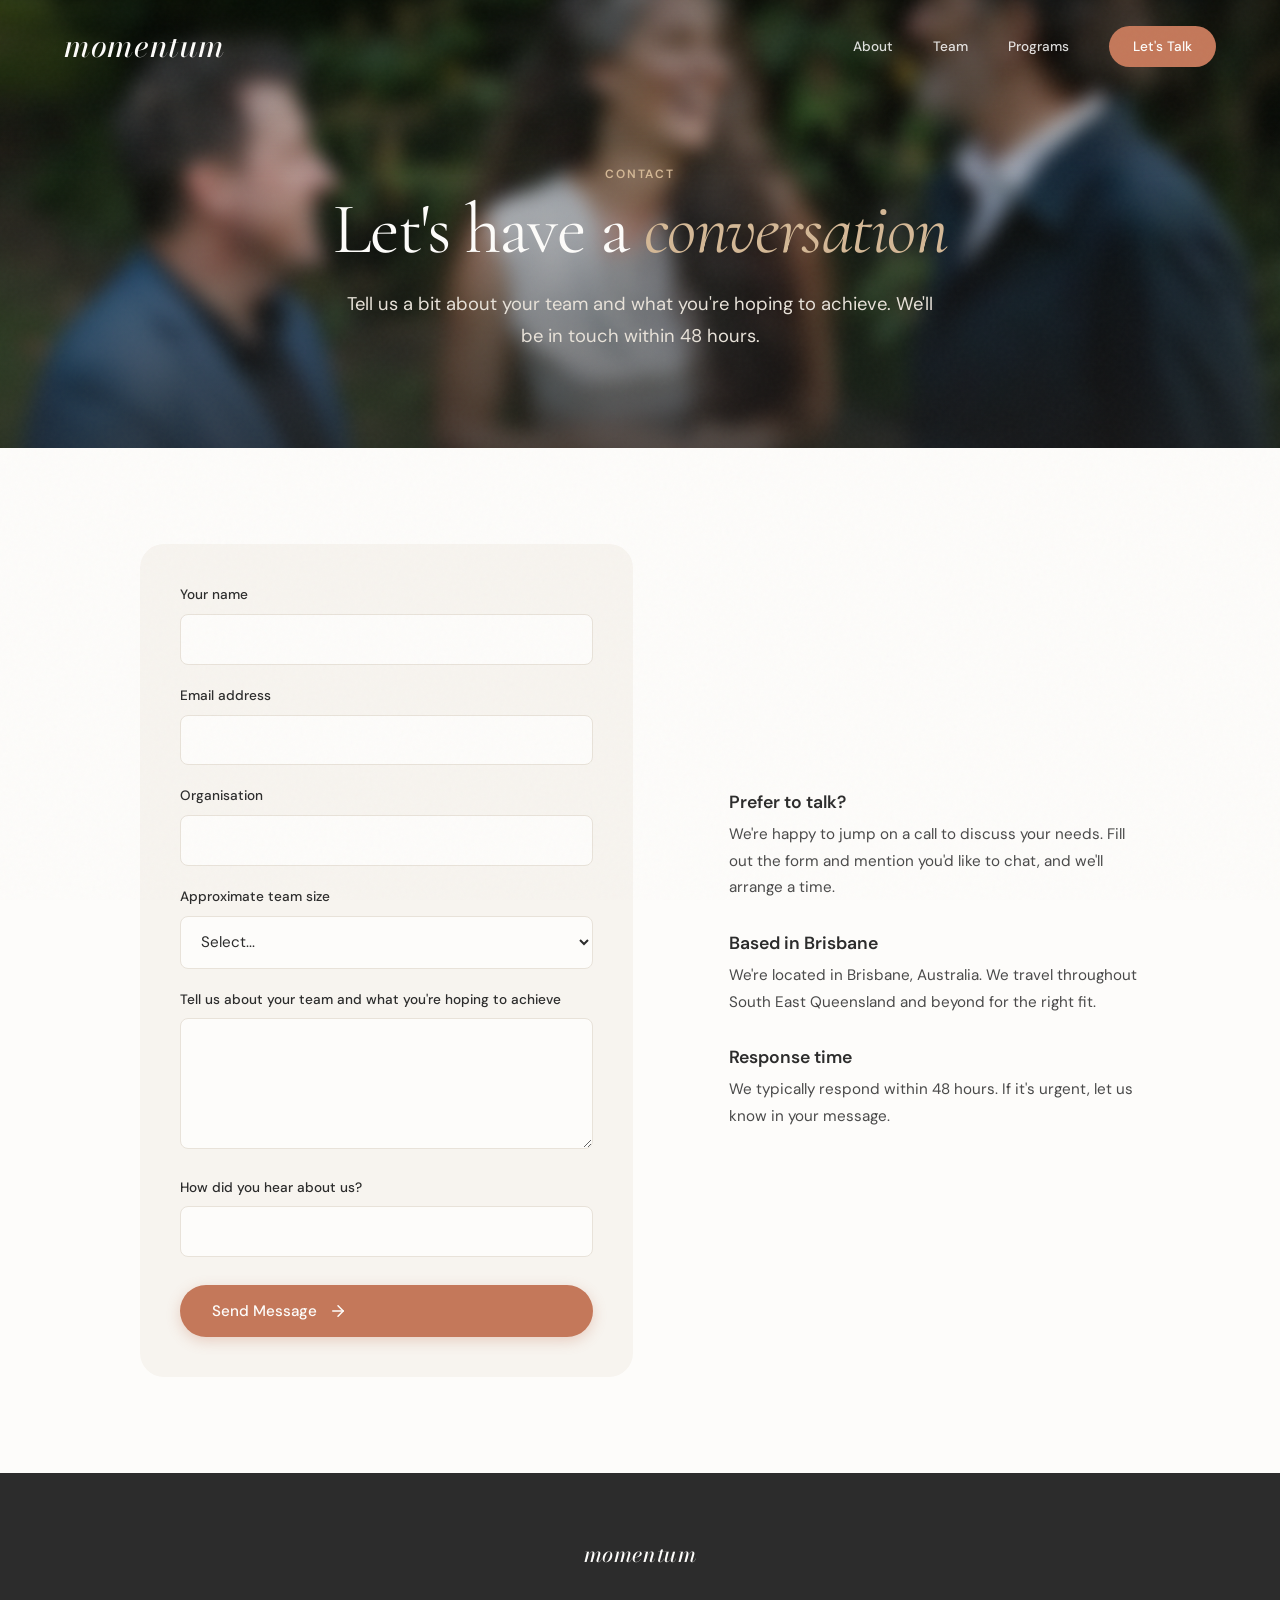
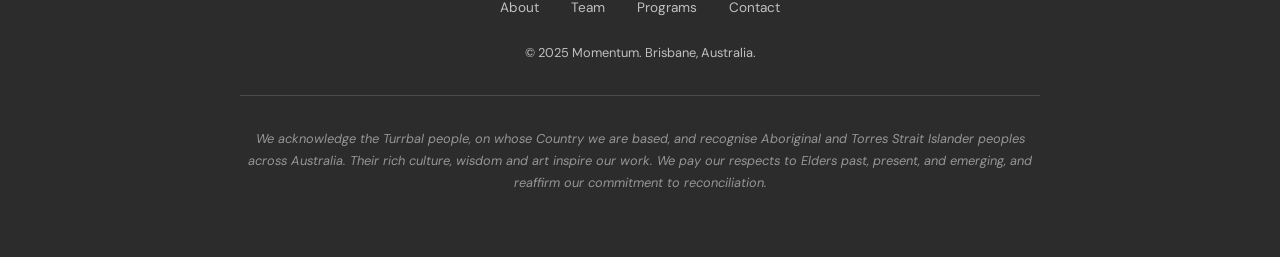
<file: contact.html>
<!DOCTYPE html>
<html lang="en">
<head>
    <meta charset="UTF-8">
    <meta name="viewport" content="width=device-width, initial-scale=1.0">
    <title>Contact | Momentum</title>
    <meta name="description" content="Start a conversation with the Momentum team about your next team experience.">

    <link rel="preconnect" href="https://fonts.googleapis.com">
    <link rel="preconnect" href="https://fonts.gstatic.com" crossorigin>
    <link href="https://fonts.googleapis.com/css2?family=Bodoni+Moda:ital,wght@0,400;0,500;1,400;1,500&family=Cormorant+Garamond:ital,wght@0,300;0,400;0,500;0,600;1,400;1,500&family=DM+Sans:ital,wght@0,400;0,500;0,600;1,400&display=swap" rel="stylesheet">

    <link rel="stylesheet" href="css/styles.css">
</head>
<body>
    <!-- Navigation -->
    <nav class="nav">
        <a href="index.html" class="nav__logo">Momentum</a>
        <ul class="nav__links">
            <li><a href="about.html" class="nav__link">About</a></li>
            <li><a href="team.html" class="nav__link">Team</a></li>
            <li><a href="programs.html" class="nav__link">Programs</a></li>
            <li><a href="contact.html" class="nav__link nav__link--active nav__cta">Let's Talk</a></li>
        </ul>
        <button class="nav__toggle" aria-label="Toggle menu">
            <span></span>
            <span></span>
            <span></span>
        </button>
    </nav>

    <!-- Page Header -->
    <section class="page-header page-header--image" style="background-image: url('assets/images/1U2A2420-1.jpg');">
        <div class="page-header__content">
            <span class="section-label">Contact</span>
            <h1 class="page-header__title">Let's have a <em>conversation</em></h1>
            <p class="page-header__subtitle">Tell us a bit about your team and what you're hoping to achieve. We'll be in touch within 48 hours.</p>
        </div>
    </section>

    <!-- Contact Form Section -->
    <section class="contact">
        <div class="contact__container">
            <form name="contact" method="POST" action="/thank-you.html" data-netlify="true" class="contact__form reveal">
                <input type="hidden" name="form-name" value="contact">

                <div class="contact__field">
                    <label for="name">Your name</label>
                    <input type="text" id="name" name="name" required>
                </div>

                <div class="contact__field">
                    <label for="email">Email address</label>
                    <input type="email" id="email" name="email" required>
                </div>

                <div class="contact__field">
                    <label for="organisation">Organisation</label>
                    <input type="text" id="organisation" name="organisation">
                </div>

                <div class="contact__field">
                    <label for="team-size">Approximate team size</label>
                    <select id="team-size" name="team-size">
                        <option value="">Select...</option>
                        <option value="6-10">6-10 people</option>
                        <option value="11-20">11-20 people</option>
                        <option value="21-35">21-35 people</option>
                        <option value="35+">More than 35</option>
                    </select>
                </div>

                <div class="contact__field contact__field--full">
                    <label for="message">Tell us about your team and what you're hoping to achieve</label>
                    <textarea id="message" name="message" rows="5"></textarea>
                </div>

                <div class="contact__field contact__field--full">
                    <label for="how-heard">How did you hear about us?</label>
                    <input type="text" id="how-heard" name="how-heard">
                </div>

                <button type="submit" class="btn btn--primary contact__submit">
                    <span>Send Message</span>
                    <svg viewBox="0 0 24 24" fill="none" stroke="currentColor" stroke-width="2" stroke-linecap="round" stroke-linejoin="round">
                        <line x1="5" y1="12" x2="19" y2="12"></line>
                        <polyline points="12 5 19 12 12 19"></polyline>
                    </svg>
                </button>
            </form>

            <div class="contact__info reveal reveal-delay-1">
                <div class="contact__info-block">
                    <h3>Prefer to talk?</h3>
                    <p>We're happy to jump on a call to discuss your needs. Fill out the form and mention you'd like to chat, and we'll arrange a time.</p>
                </div>
                <div class="contact__info-block">
                    <h3>Based in Brisbane</h3>
                    <p>We're located in Brisbane, Australia. We travel throughout South East Queensland and beyond for the right fit.</p>
                </div>
                <div class="contact__info-block">
                    <h3>Response time</h3>
                    <p>We typically respond within 48 hours. If it's urgent, let us know in your message.</p>
                </div>
            </div>
        </div>
    </section>

    <!-- Footer -->
    <footer class="footer">
        <div class="footer__content">
            <span class="footer__logo">Momentum</span>
            <div class="footer__links">
                <a href="about.html">About</a>
                <a href="team.html">Team</a>
                <a href="programs.html">Programs</a>
                <a href="contact.html">Contact</a>
            </div>
            <span class="footer__copy">&copy; 2025 Momentum. Brisbane, Australia.</span>
        </div>
        <div class="footer__acknowledgement">
            <p>We acknowledge the Turrbal people, on whose Country we are based, and recognise Aboriginal and Torres Strait Islander peoples across Australia. Their rich culture, wisdom and art inspire our work. We pay our respects to Elders past, present, and emerging, and reaffirm our commitment to reconciliation.</p>
        </div>
    </footer>

    <script src="js/main.js"></script>
</body>
</html>
</file>
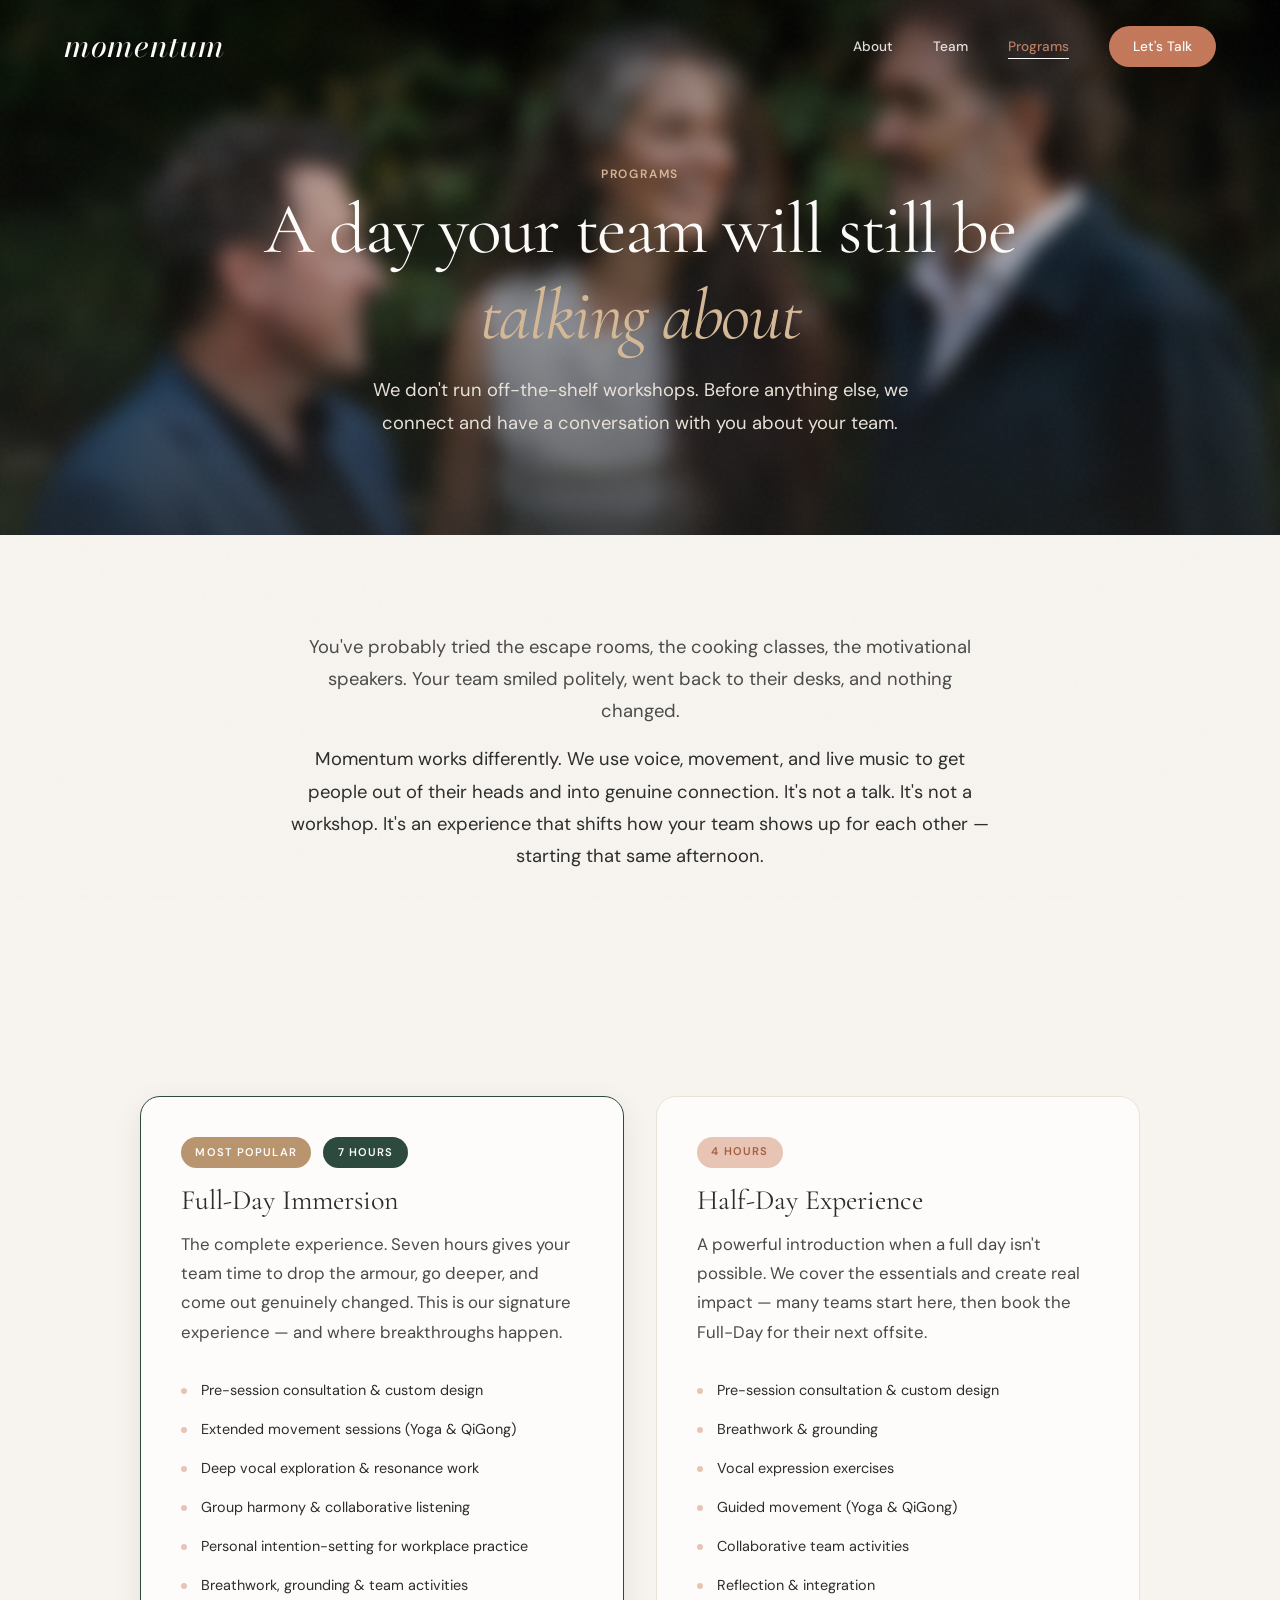
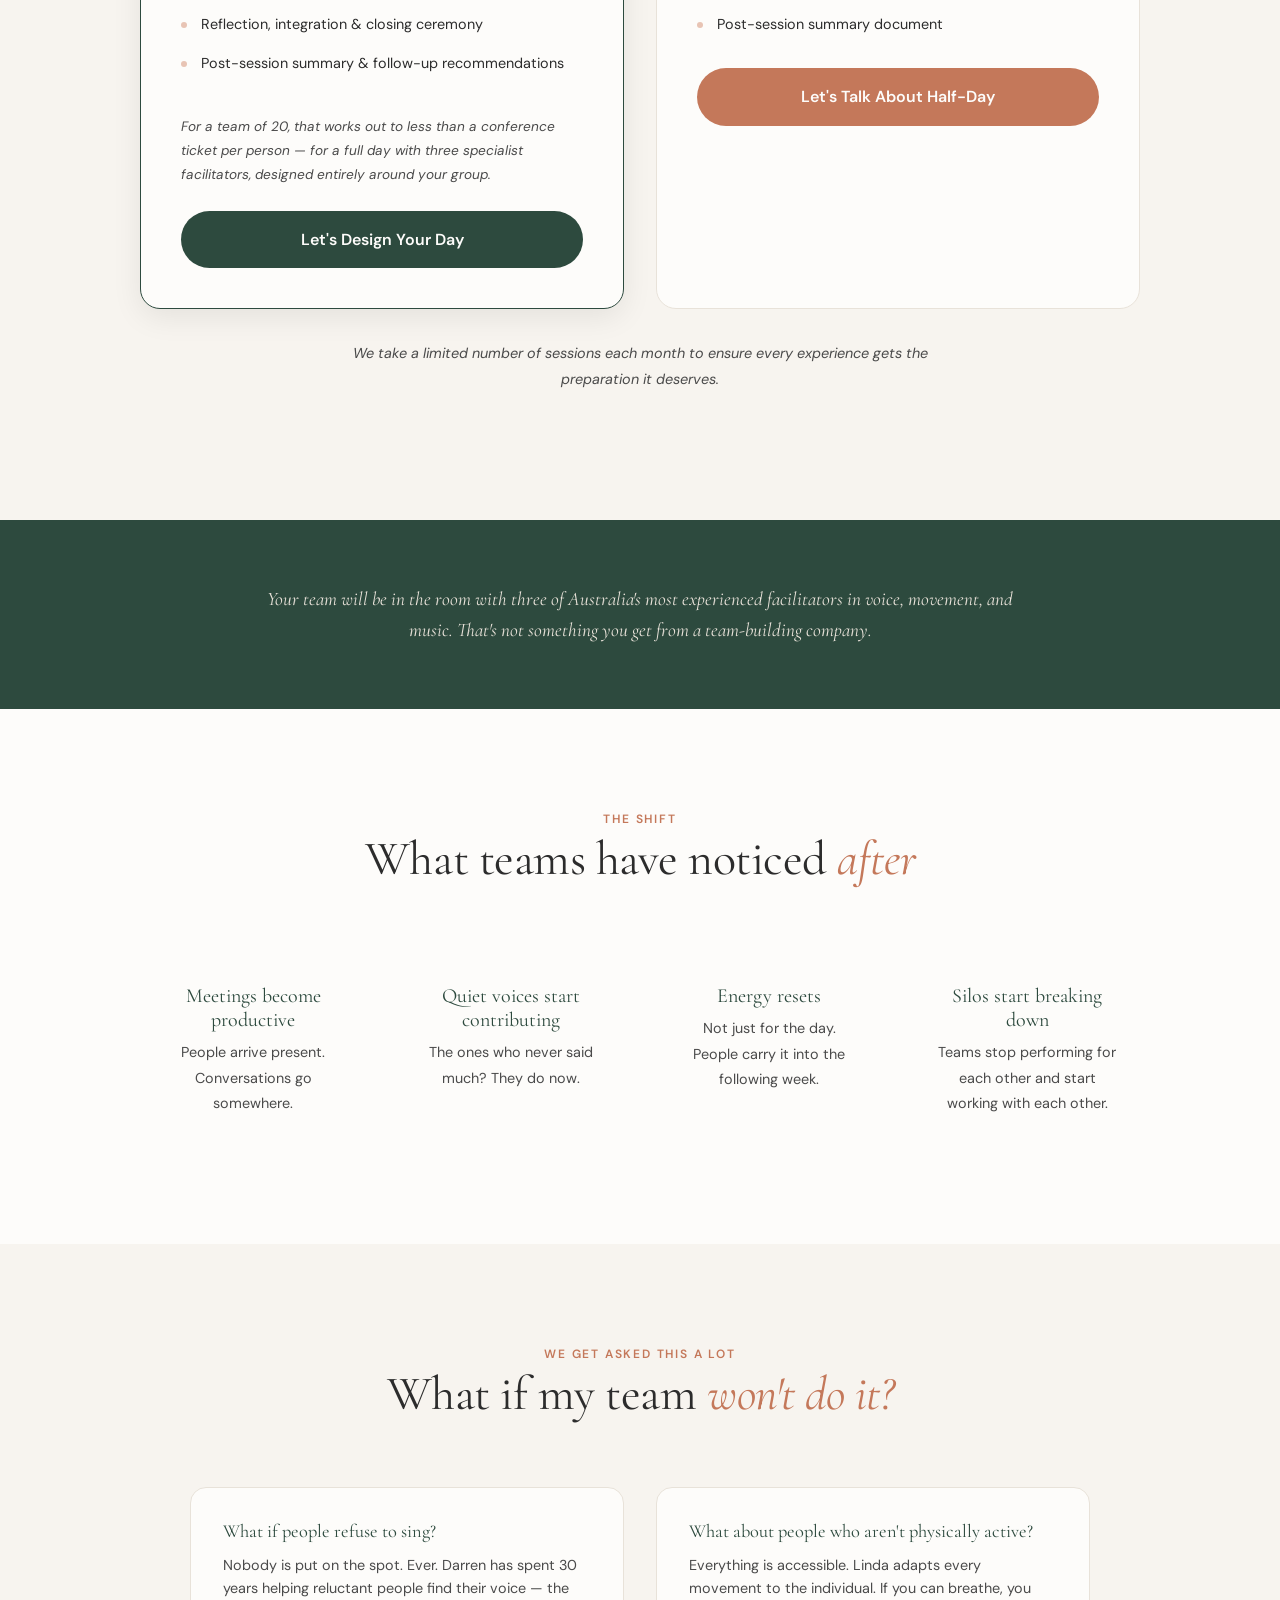
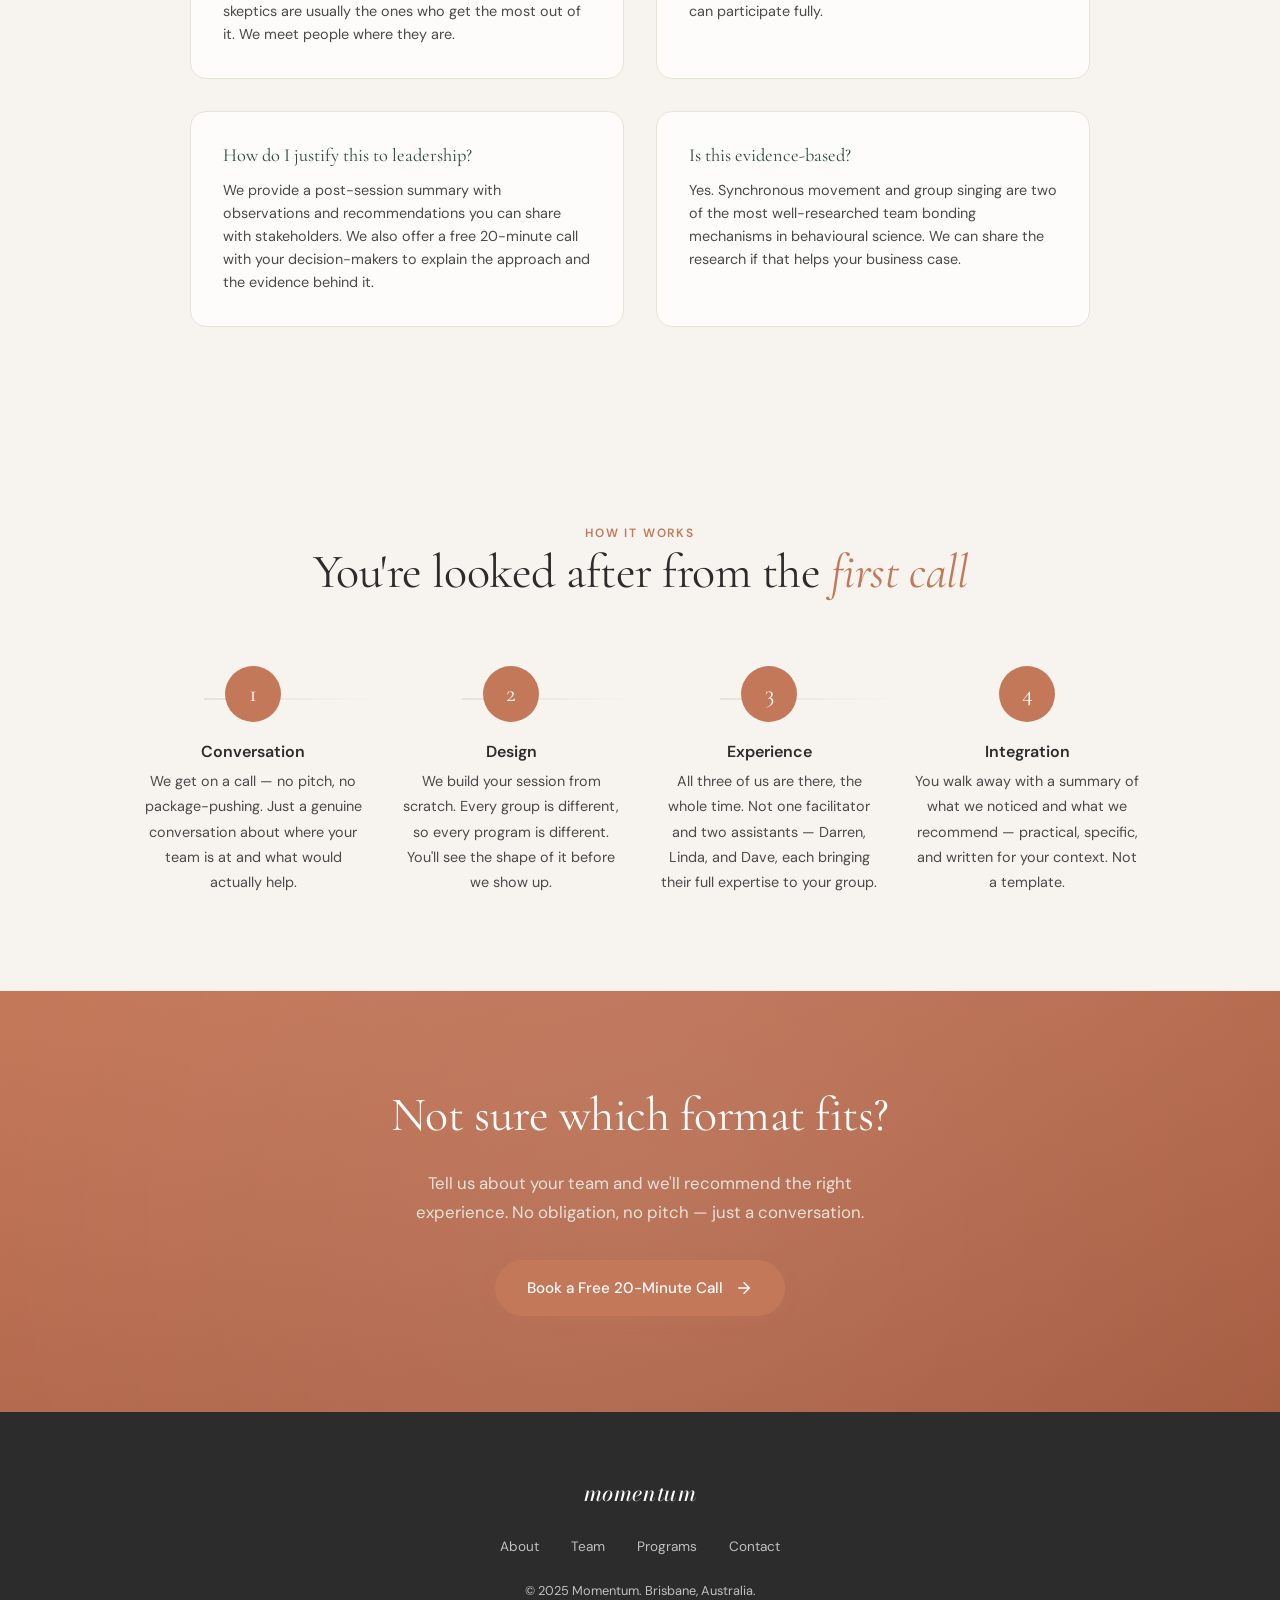
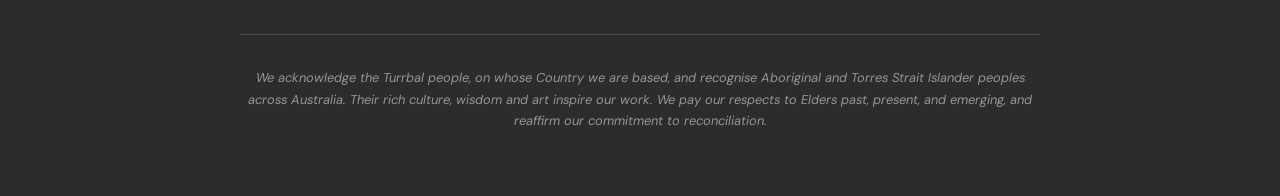
<file: programs.html>
<!DOCTYPE html>
<html lang="en">
<head>
    <meta charset="UTF-8">
    <meta name="viewport" content="width=device-width, initial-scale=1.0">
    <title>Team Experiences | Momentum — Half-Day & Full-Day Programs</title>
    <meta name="description" content="Immersive team experiences led by three expert facilitators using voice, movement, and live music. Half-Day and Full-Day programs designed around your group.">

    <link rel="preconnect" href="https://fonts.googleapis.com">
    <link rel="preconnect" href="https://fonts.gstatic.com" crossorigin>
    <link href="https://fonts.googleapis.com/css2?family=Bodoni+Moda:ital,wght@0,400;0,500;1,400;1,500&family=Cormorant+Garamond:ital,wght@0,300;0,400;0,500;0,600;1,400;1,500&family=DM+Sans:ital,wght@0,400;0,500;0,600;1,400&display=swap" rel="stylesheet">

    <link rel="stylesheet" href="css/styles.css">
</head>
<body>
    <!-- Navigation -->
    <nav class="nav">
        <a href="index.html" class="nav__logo">Momentum</a>
        <ul class="nav__links">
            <li><a href="about.html" class="nav__link">About</a></li>
            <li><a href="team.html" class="nav__link">Team</a></li>
            <li><a href="programs.html" class="nav__link nav__link--active">Programs</a></li>
            <li><a href="contact.html" class="nav__link nav__cta">Let's Talk</a></li>
        </ul>
        <button class="nav__toggle" aria-label="Toggle menu">
            <span></span>
            <span></span>
            <span></span>
        </button>
    </nav>

    <!-- Page Header -->
    <section class="page-header page-header--image" style="background-image: url('assets/images/laughing.jpg');">
        <div class="page-header__content">
            <span class="section-label">Programs</span>
            <h1 class="page-header__title">A day your team will still be <em>talking about</em></h1>
            <p class="page-header__subtitle">We don't run off-the-shelf workshops. Before anything else, we connect and have a conversation with you about your team.</p>
        </div>
    </section>

    <!-- Problem/Desire Bridge -->
    <section class="truth truth--compact">
        <div class="truth__content reveal" style="max-width: 700px; margin: 0 auto; text-align: center;">
            <p style="font-size: 1.15rem; color: var(--color-charcoal-light); margin-bottom: 1rem;">You've probably tried the escape rooms, the cooking classes, the motivational speakers. Your team smiled politely, went back to their desks, and nothing changed.</p>
            <p style="font-size: 1.15rem; color: var(--color-charcoal);">Momentum works differently. We use voice, movement, and live music to get people out of their heads and into genuine connection. It's not a talk. It's not a workshop. It's an experience that shifts how your team shows up for each other — starting that same afternoon.</p>
        </div>
    </section>

    <!-- Programs Section -->
    <section class="programs programs--page">
        <div class="programs__grid programs__grid--large">
            <div class="programs__card programs__card--featured reveal">
                <span class="programs__badge programs__badge--recommended">Most Popular</span>
                <span class="programs__badge">7 Hours</span>
                <h3 class="programs__name">Full-Day Immersion</h3>
                <p class="programs__desc">The complete experience. Seven hours gives your team time to drop the armour, go deeper, and come out genuinely changed. This is our signature experience — and where breakthroughs happen.</p>
                <ul class="programs__features">
                    <li>Pre-session consultation & custom design</li>
                    <li>Extended movement sessions (Yoga & QiGong)</li>
                    <li>Deep vocal exploration & resonance work</li>
                    <li>Group harmony & collaborative listening</li>
                    <li>Personal intention-setting for workplace practice</li>
                    <li>Breathwork, grounding & team activities</li>
                    <li>Reflection, integration & closing ceremony</li>
                    <li>Post-session summary & follow-up recommendations</li>
                </ul>
                <p class="programs__value-note">For a team of 20, that works out to less than a conference ticket per person — for a full day with three specialist facilitators, designed entirely around your group.</p>
                <a href="contact.html" class="programs__cta">Let's Design Your Day</a>
            </div>
            <div class="programs__card reveal reveal-delay-1">
                <span class="programs__badge">4 Hours</span>
                <h3 class="programs__name">Half-Day Experience</h3>
                <p class="programs__desc">A powerful introduction when a full day isn't possible. We cover the essentials and create real impact — many teams start here, then book the Full-Day for their next offsite.</p>
                <ul class="programs__features">
                    <li>Pre-session consultation & custom design</li>
                    <li>Breathwork & grounding</li>
                    <li>Vocal expression exercises</li>
                    <li>Guided movement (Yoga & QiGong)</li>
                    <li>Collaborative team activities</li>
                    <li>Reflection & integration</li>
                    <li>Post-session summary document</li>
                </ul>
                <a href="contact.html" class="programs__cta">Let's Talk About Half-Day</a>
            </div>
        </div>
        <p class="programs__availability reveal">We take a limited number of sessions each month to ensure every experience gets the preparation it deserves.</p>
    </section>

    <!-- Credibility Strip -->
    <section class="credibility">
        <div class="credibility__content reveal">
            <p>Your team will be in the room with three of Australia's most experienced facilitators in voice, movement, and music. That's not something you get from a team-building company.</p>
        </div>
    </section>

    <!-- What Teams Notice -->
    <section class="outcomes">
        <div class="section-header--center reveal">
            <span class="section-label">The shift</span>
            <h2 class="section-title">What teams have noticed <em>after</em></h2>
        </div>
        <div class="outcomes__grid">
            <div class="outcomes__card reveal">
                <h4>Meetings become productive</h4>
                <p>People arrive present. Conversations go somewhere.</p>
            </div>
            <div class="outcomes__card reveal reveal-delay-1">
                <h4>Quiet voices start contributing</h4>
                <p>The ones who never said much? They do now.</p>
            </div>
            <div class="outcomes__card reveal reveal-delay-2">
                <h4>Energy resets</h4>
                <p>Not just for the day. People carry it into the following week.</p>
            </div>
            <div class="outcomes__card reveal reveal-delay-3">
                <h4>Silos start breaking down</h4>
                <p>Teams stop performing for each other and start working with each other.</p>
            </div>
        </div>
    </section>

    <!-- FAQ Section -->
    <section class="faq">
        <div class="section-header--center reveal">
            <span class="section-label">We get asked this a lot</span>
            <h2 class="section-title">What if my team <em>won't do it?</em></h2>
        </div>
        <div class="faq__grid">
            <div class="faq__item reveal">
                <h4>What if people refuse to sing?</h4>
                <p>Nobody is put on the spot. Ever. Darren has spent 30 years helping reluctant people find their voice — the skeptics are usually the ones who get the most out of it. We meet people where they are.</p>
            </div>
            <div class="faq__item reveal reveal-delay-1">
                <h4>What about people who aren't physically active?</h4>
                <p>Everything is accessible. Linda adapts every movement to the individual. If you can breathe, you can participate fully.</p>
            </div>
            <div class="faq__item reveal reveal-delay-2">
                <h4>How do I justify this to leadership?</h4>
                <p>We provide a post-session summary with observations and recommendations you can share with stakeholders. We also offer a free 20-minute call with your decision-makers to explain the approach and the evidence behind it.</p>
            </div>
            <div class="faq__item reveal reveal-delay-3">
                <h4>Is this evidence-based?</h4>
                <p>Yes. Synchronous movement and group singing are two of the most well-researched team bonding mechanisms in behavioural science. We can share the research if that helps your business case.</p>
            </div>
        </div>
    </section>

    <!-- Process Section -->
    <section class="process">
        <div class="section-header--center reveal">
            <span class="section-label">How it works</span>
            <h2 class="section-title">You're looked after from the <em>first call</em></h2>
        </div>
        <div class="process__steps">
            <div class="process__step reveal">
                <span class="process__number">1</span>
                <h4>Conversation</h4>
                <p>We get on a call — no pitch, no package-pushing. Just a genuine conversation about where your team is at and what would actually help.</p>
            </div>
            <div class="process__step reveal reveal-delay-1">
                <span class="process__number">2</span>
                <h4>Design</h4>
                <p>We build your session from scratch. Every group is different, so every program is different. You'll see the shape of it before we show up.</p>
            </div>
            <div class="process__step reveal reveal-delay-2">
                <span class="process__number">3</span>
                <h4>Experience</h4>
                <p>All three of us are there, the whole time. Not one facilitator and two assistants — Darren, Linda, and Dave, each bringing their full expertise to your group.</p>
            </div>
            <div class="process__step reveal reveal-delay-3">
                <span class="process__number">4</span>
                <h4>Integration</h4>
                <p>You walk away with a summary of what we noticed and what we recommend — practical, specific, and written for your context. Not a template.</p>
            </div>
        </div>
    </section>

    <!-- CTA Banner -->
    <section class="cta-banner">
        <div class="cta-banner__content reveal">
            <h2 class="section-title">Not sure which format fits?</h2>
            <p class="cta-banner__desc">Tell us about your team and we'll recommend the right experience. No obligation, no pitch — just a conversation.</p>
            <a href="contact.html" class="btn btn--primary">
                <span>Book a Free 20-Minute Call</span>
                <svg viewBox="0 0 24 24" fill="none" stroke="currentColor" stroke-width="2" stroke-linecap="round" stroke-linejoin="round">
                    <line x1="5" y1="12" x2="19" y2="12"></line>
                    <polyline points="12 5 19 12 12 19"></polyline>
                </svg>
            </a>
        </div>
    </section>

    <!-- Footer -->
    <footer class="footer">
        <div class="footer__content">
            <span class="footer__logo">Momentum</span>
            <div class="footer__links">
                <a href="about.html">About</a>
                <a href="team.html">Team</a>
                <a href="programs.html">Programs</a>
                <a href="contact.html">Contact</a>
            </div>
            <span class="footer__copy">&copy; 2025 Momentum. Brisbane, Australia.</span>
        </div>
        <div class="footer__acknowledgement">
            <p>We acknowledge the Turrbal people, on whose Country we are based, and recognise Aboriginal and Torres Strait Islander peoples across Australia. Their rich culture, wisdom and art inspire our work. We pay our respects to Elders past, present, and emerging, and reaffirm our commitment to reconciliation.</p>
        </div>
    </footer>

    <script src="js/main.js"></script>
</body>
</html>
</file>
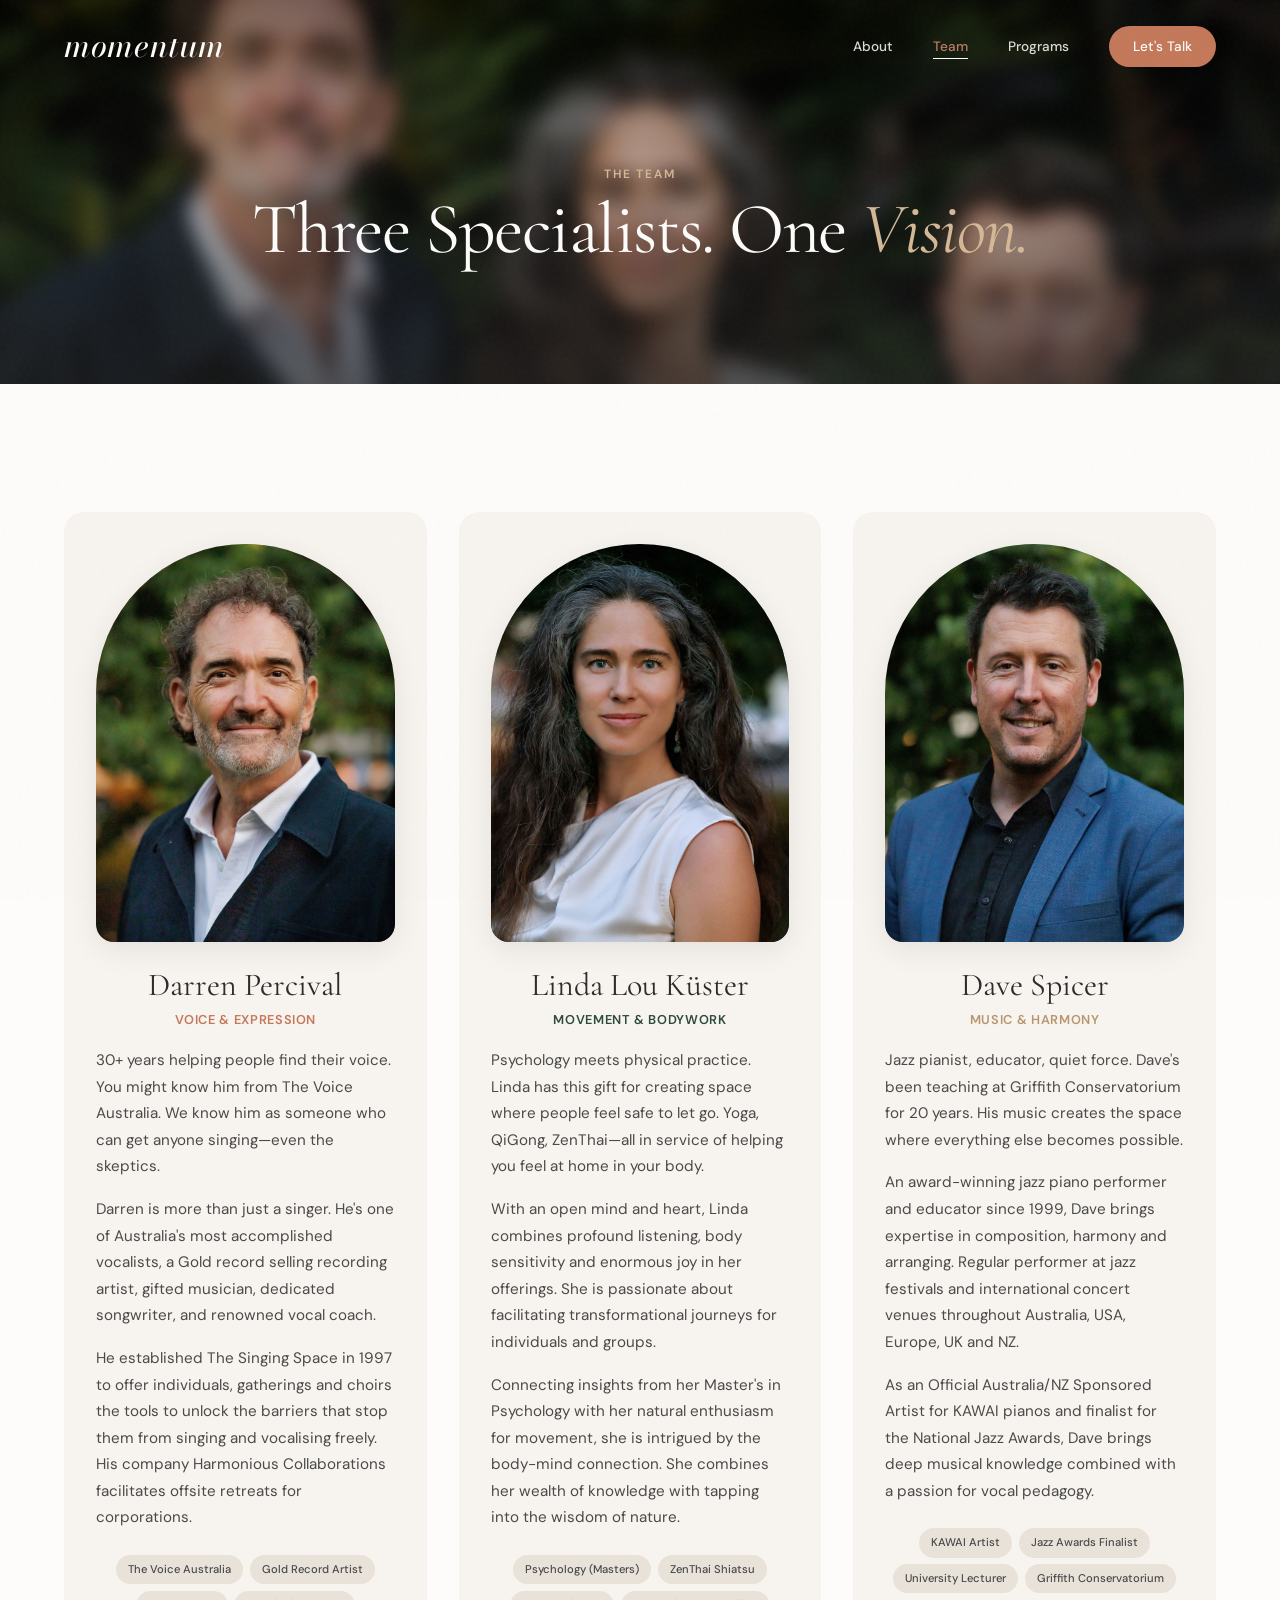
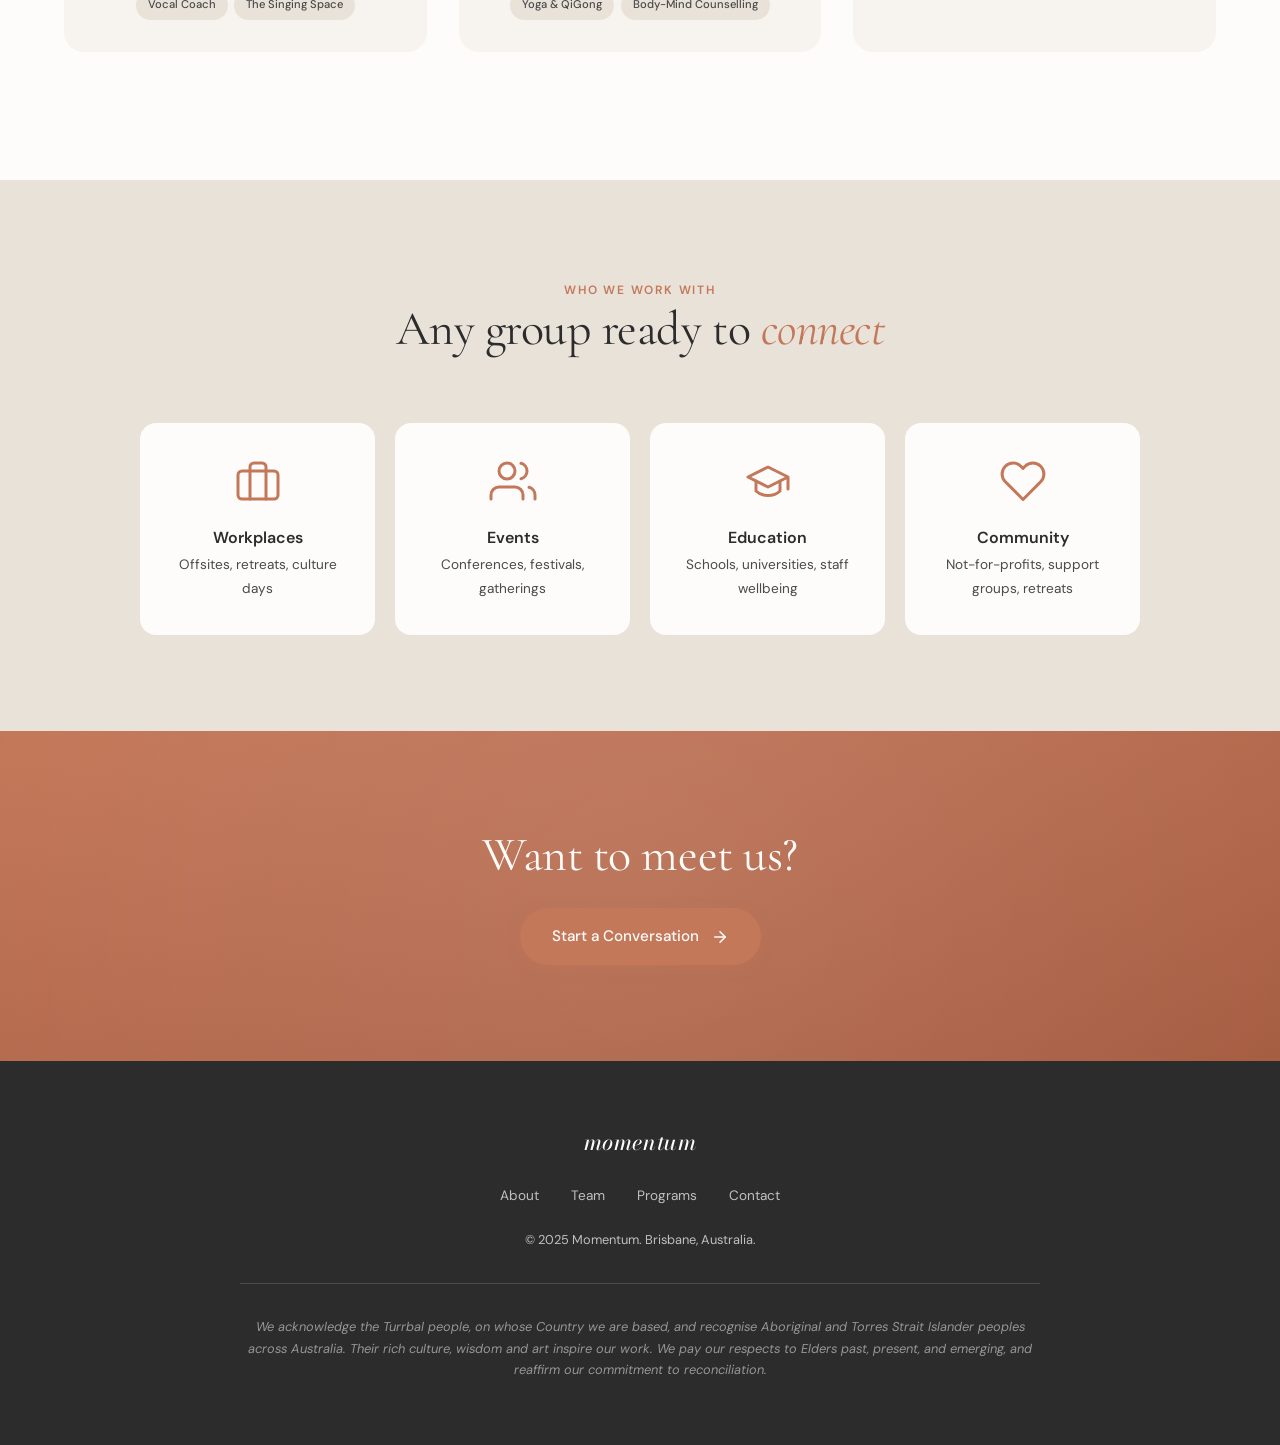
<file: team.html>
<!DOCTYPE html>
<html lang="en">
<head>
    <meta charset="UTF-8">
    <meta name="viewport" content="width=device-width, initial-scale=1.0">
    <title>Team | Momentum</title>
    <meta name="description" content="Meet the Momentum team - Darren Percival, Linda Lou Küster, and Dave Spicer.">

    <link rel="preconnect" href="https://fonts.googleapis.com">
    <link rel="preconnect" href="https://fonts.gstatic.com" crossorigin>
    <link href="https://fonts.googleapis.com/css2?family=Bodoni+Moda:ital,wght@0,400;0,500;1,400;1,500&family=Cormorant+Garamond:ital,wght@0,300;0,400;0,500;0,600;1,400;1,500&family=DM+Sans:ital,wght@0,400;0,500;0,600;1,400&display=swap" rel="stylesheet">

    <link rel="stylesheet" href="css/styles.css">
</head>
<body>
    <!-- Navigation -->
    <nav class="nav">
        <a href="index.html" class="nav__logo">Momentum</a>
        <ul class="nav__links">
            <li><a href="about.html" class="nav__link">About</a></li>
            <li><a href="team.html" class="nav__link nav__link--active">Team</a></li>
            <li><a href="programs.html" class="nav__link">Programs</a></li>
            <li><a href="contact.html" class="nav__link nav__cta">Let's Talk</a></li>
        </ul>
        <button class="nav__toggle" aria-label="Toggle menu">
            <span></span>
            <span></span>
            <span></span>
        </button>
    </nav>

    <!-- Page Header -->
    <section class="page-header page-header--image" style="background-image: url('assets/images/1U2A2324-Cover.jpg');">
        <div class="page-header__content">
            <span class="section-label">The Team</span>
            <h1 class="page-header__title">Three Specialists. One <em>Vision.</em></h1>
        </div>
    </section>

    <!-- Team Section -->
    <section class="team team--page">
        <div class="team__grid team__grid--large">
            <div class="team__card reveal">
                <div class="team__photo"><img src="assets/images/Darren.jpg" alt="Darren Percival"></div>
                <h3 class="team__name">Darren Percival</h3>
                <p class="team__role">Voice & Expression</p>
                <p class="team__bio">30+ years helping people find their voice. You might know him from The Voice Australia. We know him as someone who can get anyone singing—even the skeptics.</p>
                <p class="team__bio">Darren is more than just a singer. He's one of Australia's most accomplished vocalists, a Gold record selling recording artist, gifted musician, dedicated songwriter, and renowned vocal coach.</p>
                <p class="team__bio">He established The Singing Space in 1997 to offer individuals, gatherings and choirs the tools to unlock the barriers that stop them from singing and vocalising freely. His company Harmonious Collaborations facilitates offsite retreats for corporations.</p>
                <div class="team__creds">
                    <span class="team__cred">The Voice Australia</span>
                    <span class="team__cred">Gold Record Artist</span>
                    <span class="team__cred">Vocal Coach</span>
                    <span class="team__cred">The Singing Space</span>
                </div>
            </div>
            <div class="team__card reveal reveal-delay-1">
                <div class="team__photo"><img src="assets/images/linda.jpg" alt="Linda Lou Küster"></div>
                <h3 class="team__name">Linda Lou Küster</h3>
                <p class="team__role">Movement & Bodywork</p>
                <p class="team__bio">Psychology meets physical practice. Linda has this gift for creating space where people feel safe to let go. Yoga, QiGong, ZenThai—all in service of helping you feel at home in your body.</p>
                <p class="team__bio">With an open mind and heart, Linda combines profound listening, body sensitivity and enormous joy in her offerings. She is passionate about facilitating transformational journeys for individuals and groups.</p>
                <p class="team__bio">Connecting insights from her Master's in Psychology with her natural enthusiasm for movement, she is intrigued by the body-mind connection. She combines her wealth of knowledge with tapping into the wisdom of nature.</p>
                <div class="team__creds">
                    <span class="team__cred">Psychology (Masters)</span>
                    <span class="team__cred">ZenThai Shiatsu</span>
                    <span class="team__cred">Yoga & QiGong</span>
                    <span class="team__cred">Body-Mind Counselling</span>
                </div>
            </div>
            <div class="team__card reveal reveal-delay-2">
                <div class="team__photo"><img src="assets/images/dave.jpg" alt="Dave Spicer"></div>
                <h3 class="team__name">Dave Spicer</h3>
                <p class="team__role">Music & Harmony</p>
                <p class="team__bio">Jazz pianist, educator, quiet force. Dave's been teaching at Griffith Conservatorium for 20 years. His music creates the space where everything else becomes possible.</p>
                <p class="team__bio">An award-winning jazz piano performer and educator since 1999, Dave brings expertise in composition, harmony and arranging. Regular performer at jazz festivals and international concert venues throughout Australia, USA, Europe, UK and NZ.</p>
                <p class="team__bio">As an Official Australia/NZ Sponsored Artist for KAWAI pianos and finalist for the National Jazz Awards, Dave brings deep musical knowledge combined with a passion for vocal pedagogy.</p>
                <div class="team__creds">
                    <span class="team__cred">KAWAI Artist</span>
                    <span class="team__cred">Jazz Awards Finalist</span>
                    <span class="team__cred">University Lecturer</span>
                    <span class="team__cred">Griffith Conservatorium</span>
                </div>
            </div>
        </div>
    </section>

    <!-- Who It's For Section -->
    <section class="who" id="who">
        <div class="section-header--center reveal">
            <span class="section-label">Who we work with</span>
            <h2 class="section-title">Any group ready to <em>connect</em></h2>
        </div>
        <div class="who__grid">
            <div class="who__card reveal">
                <svg class="who__icon" viewBox="0 0 24 24" fill="none" stroke="currentColor" stroke-width="1.5" stroke-linecap="round" stroke-linejoin="round">
                    <rect x="2" y="7" width="20" height="14" rx="2" ry="2"></rect>
                    <path d="M16 21V5a2 2 0 0 0-2-2h-4a2 2 0 0 0-2 2v16"></path>
                </svg>
                <h4>Workplaces</h4>
                <p>Offsites, retreats, culture days</p>
            </div>
            <div class="who__card reveal reveal-delay-1">
                <svg class="who__icon" viewBox="0 0 24 24" fill="none" stroke="currentColor" stroke-width="1.5" stroke-linecap="round" stroke-linejoin="round">
                    <path d="M17 21v-2a4 4 0 0 0-4-4H5a4 4 0 0 0-4 4v2"></path>
                    <circle cx="9" cy="7" r="4"></circle>
                    <path d="M23 21v-2a4 4 0 0 0-3-3.87"></path>
                    <path d="M16 3.13a4 4 0 0 1 0 7.75"></path>
                </svg>
                <h4>Events</h4>
                <p>Conferences, festivals, gatherings</p>
            </div>
            <div class="who__card reveal reveal-delay-2">
                <svg class="who__icon" viewBox="0 0 24 24" fill="none" stroke="currentColor" stroke-width="1.5" stroke-linecap="round" stroke-linejoin="round">
                    <path d="M22 10v6M2 10l10-5 10 5-10 5z"></path>
                    <path d="M6 12v5c3 3 9 3 12 0v-5"></path>
                </svg>
                <h4>Education</h4>
                <p>Schools, universities, staff wellbeing</p>
            </div>
            <div class="who__card reveal reveal-delay-3">
                <svg class="who__icon" viewBox="0 0 24 24" fill="none" stroke="currentColor" stroke-width="1.5" stroke-linecap="round" stroke-linejoin="round">
                    <path d="M20.84 4.61a5.5 5.5 0 0 0-7.78 0L12 5.67l-1.06-1.06a5.5 5.5 0 0 0-7.78 7.78l1.06 1.06L12 21.23l7.78-7.78 1.06-1.06a5.5 5.5 0 0 0 0-7.78z"></path>
                </svg>
                <h4>Community</h4>
                <p>Not-for-profits, support groups, retreats</p>
            </div>
        </div>
    </section>

    <!-- CTA Banner -->
    <section class="cta-banner">
        <div class="cta-banner__content reveal">
            <h2 class="section-title">Want to meet us?</h2>
            <a href="contact.html" class="btn btn--primary">
                <span>Start a Conversation</span>
                <svg viewBox="0 0 24 24" fill="none" stroke="currentColor" stroke-width="2" stroke-linecap="round" stroke-linejoin="round">
                    <line x1="5" y1="12" x2="19" y2="12"></line>
                    <polyline points="12 5 19 12 12 19"></polyline>
                </svg>
            </a>
        </div>
    </section>

    <!-- Footer -->
    <footer class="footer">
        <div class="footer__content">
            <span class="footer__logo">Momentum</span>
            <div class="footer__links">
                <a href="about.html">About</a>
                <a href="team.html">Team</a>
                <a href="programs.html">Programs</a>
                <a href="contact.html">Contact</a>
            </div>
            <span class="footer__copy">&copy; 2025 Momentum. Brisbane, Australia.</span>
        </div>
        <div class="footer__acknowledgement">
            <p>We acknowledge the Turrbal people, on whose Country we are based, and recognise Aboriginal and Torres Strait Islander peoples across Australia. Their rich culture, wisdom and art inspire our work. We pay our respects to Elders past, present, and emerging, and reaffirm our commitment to reconciliation.</p>
        </div>
    </footer>

    <script src="js/main.js"></script>
</body>
</html>
</file>
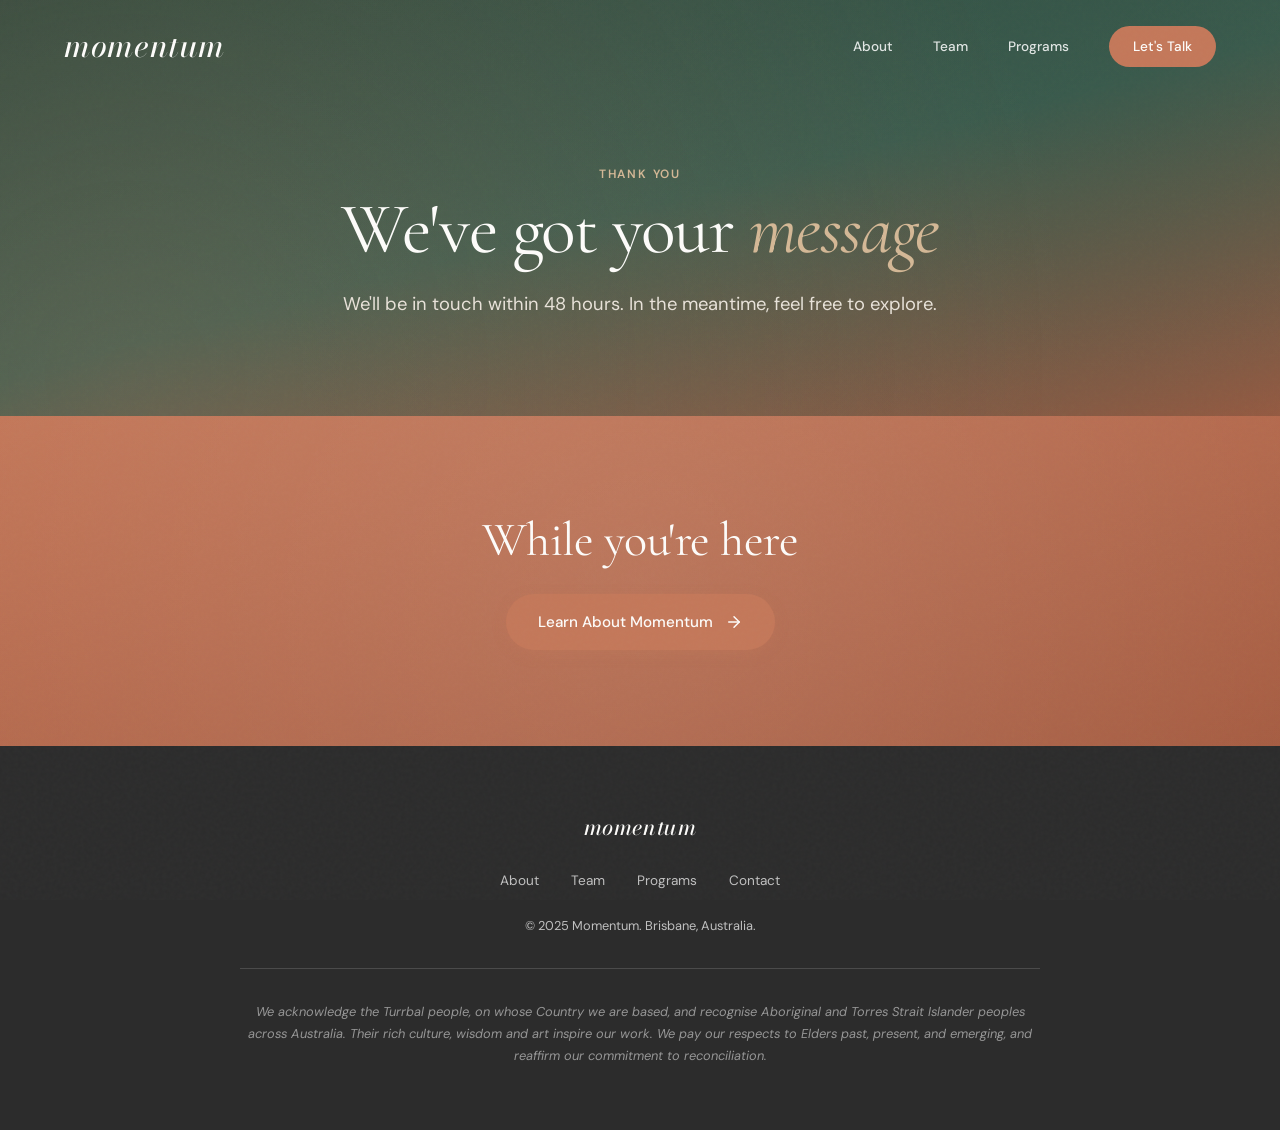
<file: thank-you.html>
<!DOCTYPE html>
<html lang="en">
<head>
    <meta charset="UTF-8">
    <meta name="viewport" content="width=device-width, initial-scale=1.0">
    <title>Thank You | Momentum</title>

    <link rel="preconnect" href="https://fonts.googleapis.com">
    <link rel="preconnect" href="https://fonts.gstatic.com" crossorigin>
    <link href="https://fonts.googleapis.com/css2?family=Bodoni+Moda:ital,wght@0,400;0,500;1,400;1,500&family=Cormorant+Garamond:ital,wght@0,300;0,400;0,500;0,600;1,400;1,500&family=DM+Sans:ital,wght@0,400;0,500;0,600;1,400&display=swap" rel="stylesheet">

    <link rel="stylesheet" href="css/styles.css">
</head>
<body>
    <!-- Navigation -->
    <nav class="nav">
        <a href="index.html" class="nav__logo">Momentum</a>
        <ul class="nav__links">
            <li><a href="about.html" class="nav__link">About</a></li>
            <li><a href="team.html" class="nav__link">Team</a></li>
            <li><a href="programs.html" class="nav__link">Programs</a></li>
            <li><a href="contact.html" class="nav__link nav__cta">Let's Talk</a></li>
        </ul>
        <button class="nav__toggle" aria-label="Toggle menu">
            <span></span>
            <span></span>
            <span></span>
        </button>
    </nav>

    <!-- Page Header -->
    <section class="page-header">
        <div class="page-header__content">
            <span class="section-label">Thank You</span>
            <h1 class="page-header__title">We've got your <em>message</em></h1>
            <p class="page-header__subtitle">We'll be in touch within 48 hours. In the meantime, feel free to explore.</p>
        </div>
    </section>

    <!-- CTA Banner -->
    <section class="cta-banner">
        <div class="cta-banner__content">
            <h2 class="section-title">While you're here</h2>
            <a href="about.html" class="btn btn--primary">
                <span>Learn About Momentum</span>
                <svg viewBox="0 0 24 24" fill="none" stroke="currentColor" stroke-width="2" stroke-linecap="round" stroke-linejoin="round">
                    <line x1="5" y1="12" x2="19" y2="12"></line>
                    <polyline points="12 5 19 12 12 19"></polyline>
                </svg>
            </a>
        </div>
    </section>

    <!-- Footer -->
    <footer class="footer">
        <div class="footer__content">
            <span class="footer__logo">Momentum</span>
            <div class="footer__links">
                <a href="about.html">About</a>
                <a href="team.html">Team</a>
                <a href="programs.html">Programs</a>
                <a href="contact.html">Contact</a>
            </div>
            <span class="footer__copy">&copy; 2025 Momentum. Brisbane, Australia.</span>
        </div>
        <div class="footer__acknowledgement">
            <p>We acknowledge the Turrbal people, on whose Country we are based, and recognise Aboriginal and Torres Strait Islander peoples across Australia. Their rich culture, wisdom and art inspire our work. We pay our respects to Elders past, present, and emerging, and reaffirm our commitment to reconciliation.</p>
        </div>
    </footer>

    <script src="js/main.js"></script>
</body>
</html>
</file>
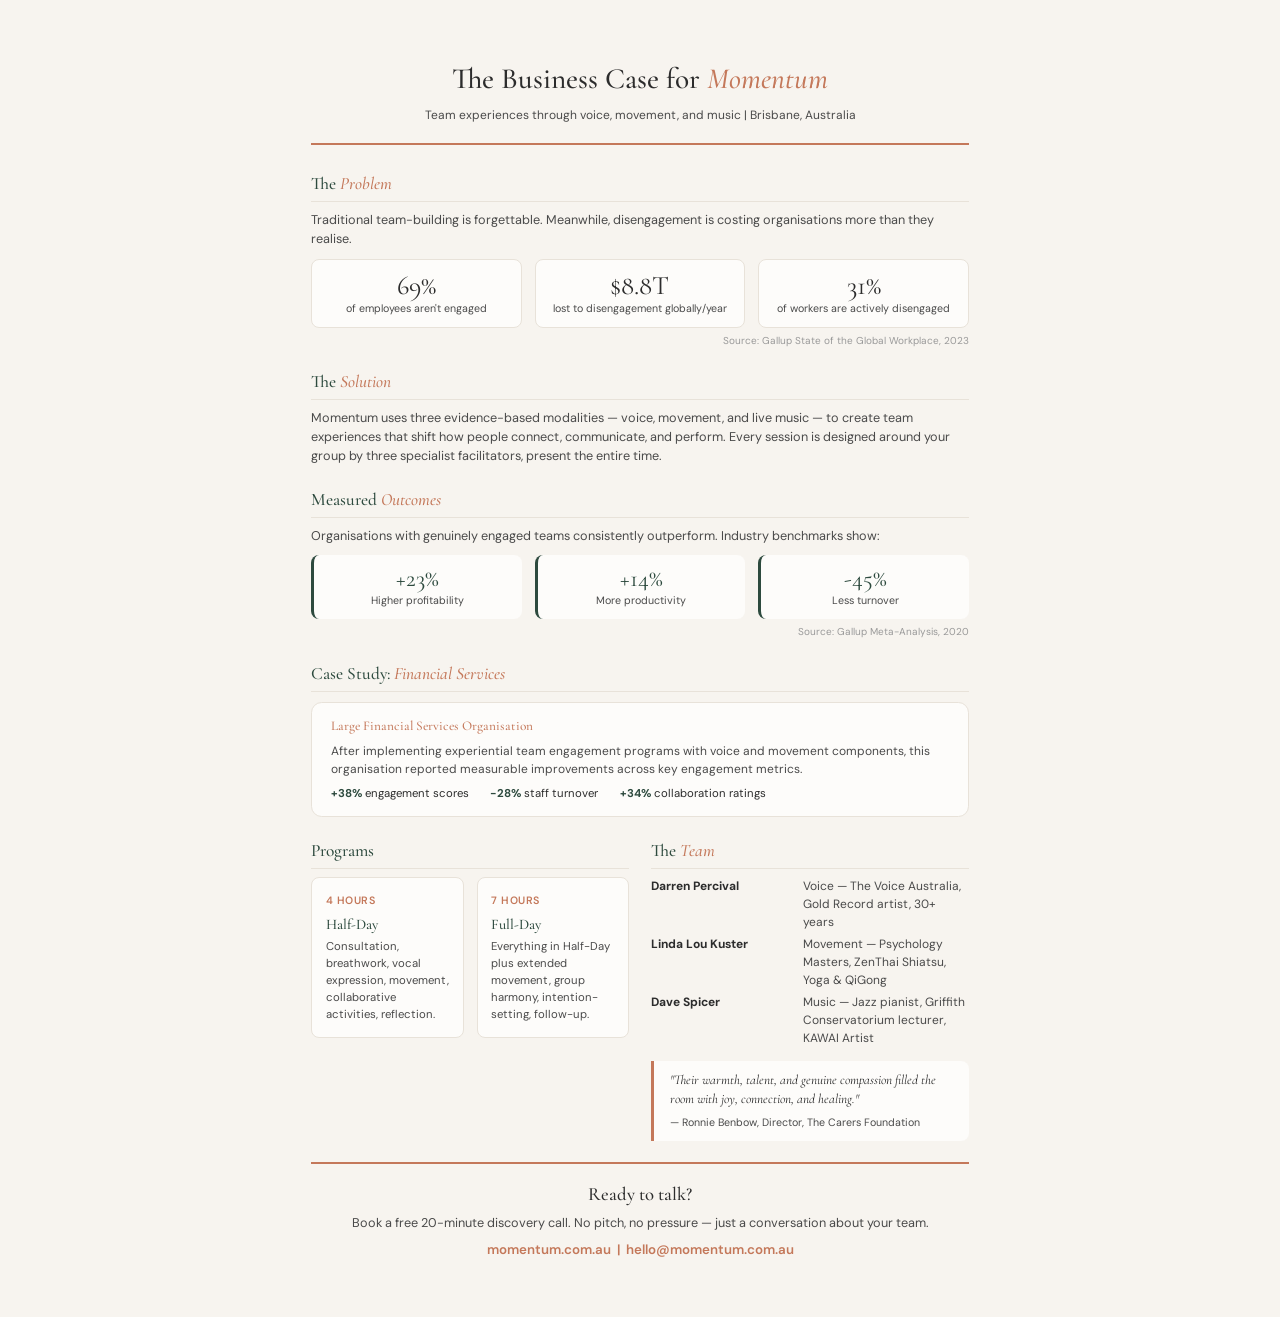
<file: assets/momentum-one-pager.html>
<!DOCTYPE html>
<html lang="en">
<head>
    <meta charset="UTF-8">
    <meta name="viewport" content="width=device-width, initial-scale=1.0">
    <title>The Business Case for Momentum</title>
    <link rel="preconnect" href="https://fonts.googleapis.com">
    <link rel="preconnect" href="https://fonts.gstatic.com" crossorigin>
    <link href="https://fonts.googleapis.com/css2?family=Cormorant+Garamond:ital,wght@0,400;0,500;0,600;1,400&family=DM+Sans:wght@400;500;600&display=swap" rel="stylesheet">
    <style>
        @page {
            size: A4;
            margin: 15mm 18mm;
        }

        * {
            margin: 0;
            padding: 0;
            box-sizing: border-box;
        }

        body {
            font-family: 'DM Sans', -apple-system, sans-serif;
            background: #F7F4EF;
            color: #2C2C2C;
            font-size: 10pt;
            line-height: 1.5;
            max-width: 210mm;
            margin: 0 auto;
            padding: 15mm 18mm;
        }

        h1, h2, h3 {
            font-family: 'Cormorant Garamond', Georgia, serif;
            font-weight: 500;
        }

        .header {
            text-align: center;
            margin-bottom: 20pt;
            padding-bottom: 14pt;
            border-bottom: 2px solid #C4785A;
        }

        .header h1 {
            font-size: 22pt;
            color: #2C2C2C;
            margin-bottom: 4pt;
        }

        .header h1 em {
            color: #C4785A;
            font-style: italic;
        }

        .header p {
            font-size: 9pt;
            color: #4A4A4A;
        }

        .two-col {
            display: grid;
            grid-template-columns: 1fr 1fr;
            gap: 16pt;
            margin-bottom: 16pt;
        }

        .section {
            margin-bottom: 16pt;
        }

        .section h2 {
            font-size: 13pt;
            color: #2D4A3E;
            margin-bottom: 6pt;
            padding-bottom: 3pt;
            border-bottom: 1px solid #E8E2D9;
        }

        .section h2 em {
            color: #C4785A;
            font-style: italic;
        }

        .section p {
            font-size: 9.5pt;
            color: #4A4A4A;
            line-height: 1.5;
        }

        .stats-row {
            display: grid;
            grid-template-columns: repeat(3, 1fr);
            gap: 10pt;
            margin-top: 8pt;
        }

        .stat {
            text-align: center;
            padding: 8pt;
            background: #FDFCFA;
            border: 1px solid #E8E2D9;
            border-radius: 6pt;
        }

        .stat .number {
            font-family: 'Cormorant Garamond', serif;
            font-size: 20pt;
            color: #2C2C2C;
            line-height: 1.1;
        }

        .stat .label {
            font-size: 8pt;
            color: #4A4A4A;
        }

        .outcomes-row {
            display: grid;
            grid-template-columns: repeat(3, 1fr);
            gap: 10pt;
            margin-top: 8pt;
        }

        .outcome {
            text-align: center;
            padding: 8pt;
            background: #FDFCFA;
            border-radius: 6pt;
            border-left: 3px solid #2D4A3E;
        }

        .outcome .number {
            font-family: 'Cormorant Garamond', serif;
            font-size: 18pt;
            color: #2D4A3E;
            line-height: 1.1;
        }

        .outcome .label {
            font-size: 8pt;
            color: #4A4A4A;
        }

        .case-study {
            background: #FDFCFA;
            border: 1px solid #E8E2D9;
            border-radius: 8pt;
            padding: 10pt 14pt;
            margin-top: 8pt;
        }

        .case-study h3 {
            font-size: 10pt;
            color: #C4785A;
            margin-bottom: 4pt;
        }

        .case-study p {
            font-size: 9pt;
            color: #4A4A4A;
        }

        .case-study .metrics {
            display: flex;
            gap: 16pt;
            margin-top: 6pt;
        }

        .case-study .metric {
            font-size: 8.5pt;
        }

        .case-study .metric strong {
            color: #2D4A3E;
        }

        .programs-row {
            display: grid;
            grid-template-columns: 1fr 1fr;
            gap: 10pt;
            margin-top: 8pt;
        }

        .program {
            padding: 10pt;
            background: #FDFCFA;
            border-radius: 6pt;
            border: 1px solid #E8E2D9;
        }

        .program h3 {
            font-size: 11pt;
            color: #2D4A3E;
            margin-bottom: 3pt;
        }

        .program .duration {
            font-size: 8pt;
            font-weight: 600;
            color: #C4785A;
            text-transform: uppercase;
            letter-spacing: 0.05em;
            margin-bottom: 4pt;
        }

        .program p {
            font-size: 8.5pt;
            color: #4A4A4A;
        }

        .team-row {
            margin-top: 6pt;
        }

        .team-member {
            display: flex;
            gap: 4pt;
            margin-bottom: 3pt;
            font-size: 9pt;
        }

        .team-member strong {
            color: #2C2C2C;
            min-width: 110pt;
        }

        .team-member span {
            color: #4A4A4A;
        }

        .testimonial {
            background: #FDFCFA;
            border-left: 3px solid #C4785A;
            padding: 8pt 12pt;
            margin-top: 10pt;
            border-radius: 0 6pt 6pt 0;
        }

        .testimonial p {
            font-family: 'Cormorant Garamond', serif;
            font-style: italic;
            font-size: 10pt;
            color: #2C2C2C;
            line-height: 1.4;
        }

        .testimonial cite {
            display: block;
            font-style: normal;
            font-family: 'DM Sans', sans-serif;
            font-size: 8pt;
            color: #4A4A4A;
            margin-top: 4pt;
        }

        .next-step {
            text-align: center;
            margin-top: 16pt;
            padding-top: 12pt;
            border-top: 2px solid #C4785A;
        }

        .next-step h2 {
            font-size: 14pt;
            color: #2C2C2C;
            margin-bottom: 4pt;
        }

        .next-step p {
            font-size: 9.5pt;
            color: #4A4A4A;
        }

        .next-step .contact {
            margin-top: 6pt;
            font-weight: 600;
            color: #C4785A;
            font-size: 10pt;
        }

        @media print {
            body {
                padding: 0;
                background: white;
            }

            .stat, .outcome, .program, .case-study {
                -webkit-print-color-adjust: exact;
                print-color-adjust: exact;
            }
        }
    </style>
</head>
<body>

    <div class="header">
        <h1>The Business Case for <em>Momentum</em></h1>
        <p>Team experiences through voice, movement, and music | Brisbane, Australia</p>
    </div>

    <div class="section">
        <h2>The <em>Problem</em></h2>
        <p>Traditional team-building is forgettable. Meanwhile, disengagement is costing organisations more than they realise.</p>
        <div class="stats-row">
            <div class="stat">
                <div class="number">69%</div>
                <div class="label">of employees aren't engaged</div>
            </div>
            <div class="stat">
                <div class="number">$8.8T</div>
                <div class="label">lost to disengagement globally/year</div>
            </div>
            <div class="stat">
                <div class="number">31%</div>
                <div class="label">of workers are actively disengaged</div>
            </div>
        </div>
        <p style="font-size: 7.5pt; color: #999; margin-top: 4pt; text-align: right;">Source: Gallup State of the Global Workplace, 2023</p>
    </div>

    <div class="section">
        <h2>The <em>Solution</em></h2>
        <p>Momentum uses three evidence-based modalities — voice, movement, and live music — to create team experiences that shift how people connect, communicate, and perform. Every session is designed around your group by three specialist facilitators, present the entire time.</p>
    </div>

    <div class="section">
        <h2>Measured <em>Outcomes</em></h2>
        <p>Organisations with genuinely engaged teams consistently outperform. Industry benchmarks show:</p>
        <div class="outcomes-row">
            <div class="outcome">
                <div class="number">+23%</div>
                <div class="label">Higher profitability</div>
            </div>
            <div class="outcome">
                <div class="number">+14%</div>
                <div class="label">More productivity</div>
            </div>
            <div class="outcome">
                <div class="number">-45%</div>
                <div class="label">Less turnover</div>
            </div>
        </div>
        <p style="font-size: 7.5pt; color: #999; margin-top: 4pt; text-align: right;">Source: Gallup Meta-Analysis, 2020</p>
    </div>

    <div class="section">
        <h2>Case Study: <em>Financial Services</em></h2>
        <div class="case-study">
            <h3>Large Financial Services Organisation</h3>
            <p>After implementing experiential team engagement programs with voice and movement components, this organisation reported measurable improvements across key engagement metrics.</p>
            <div class="metrics">
                <div class="metric"><strong>+38%</strong> engagement scores</div>
                <div class="metric"><strong>-28%</strong> staff turnover</div>
                <div class="metric"><strong>+34%</strong> collaboration ratings</div>
            </div>
        </div>
    </div>

    <div class="two-col">
        <div class="section" style="margin-bottom: 0;">
            <h2>Programs</h2>
            <div class="programs-row" style="margin-top: 6pt;">
                <div class="program">
                    <div class="duration">4 Hours</div>
                    <h3>Half-Day</h3>
                    <p>Consultation, breathwork, vocal expression, movement, collaborative activities, reflection.</p>
                </div>
                <div class="program">
                    <div class="duration">7 Hours</div>
                    <h3>Full-Day</h3>
                    <p>Everything in Half-Day plus extended movement, group harmony, intention-setting, follow-up.</p>
                </div>
            </div>
        </div>

        <div class="section" style="margin-bottom: 0;">
            <h2>The <em>Team</em></h2>
            <div class="team-row">
                <div class="team-member">
                    <strong>Darren Percival</strong>
                    <span>Voice — The Voice Australia, Gold Record artist, 30+ years</span>
                </div>
                <div class="team-member">
                    <strong>Linda Lou Kuster</strong>
                    <span>Movement — Psychology Masters, ZenThai Shiatsu, Yoga & QiGong</span>
                </div>
                <div class="team-member">
                    <strong>Dave Spicer</strong>
                    <span>Music — Jazz pianist, Griffith Conservatorium lecturer, KAWAI Artist</span>
                </div>
            </div>
            <div class="testimonial">
                <p>"Their warmth, talent, and genuine compassion filled the room with joy, connection, and healing."</p>
                <cite>— Ronnie Benbow, Director, The Carers Foundation</cite>
            </div>
        </div>
    </div>

    <div class="next-step">
        <h2>Ready to talk?</h2>
        <p>Book a free 20-minute discovery call. No pitch, no pressure — just a conversation about your team.</p>
        <p class="contact">momentum.com.au &nbsp;|&nbsp; hello@momentum.com.au</p>
    </div>

</body>
</html>
</file>
<file: css/styles.css>
/* ============================================
   MOMENTUM - Design System & Styles
   ============================================ */

/* --- CSS Variables --- */
:root {
    /* Colors - Core */
    --color-cream: #F7F4EF;
    --color-warm-white: #FDFCFA;
    --color-sand: #E8E2D9;
    --color-charcoal: #2C2C2C;
    --color-charcoal-light: #4A4A4A;

    /* Colors - Darren (Outward) */
    --color-terracotta: #C4785A;
    --color-terracotta-deep: #A65D42;
    --color-terracotta-light: #E8C4B4;

    /* Colors - Linda (Inward) */
    --color-forest: #2D4A3E;
    --color-forest-light: #3D5F50;
    --color-forest-pale: #B8CCC1;

    /* Colors - Dave (Connecting) */
    --color-gold: #B8956E;
    --color-gold-light: #D4B896;
    --color-gold-pale: #F0E6D8;

    /* Typography */
    --font-display: 'Cormorant Garamond', Georgia, serif;
    --font-body: 'DM Sans', -apple-system, sans-serif;

    /* Spacing */
    --space-xs: 0.5rem;
    --space-sm: 1rem;
    --space-md: 2rem;
    --space-lg: 4rem;
    --space-xl: 6rem;
    --space-2xl: 8rem;

    /* Easing */
    --ease-out-expo: cubic-bezier(0.16, 1, 0.3, 1);
    --ease-out-quart: cubic-bezier(0.25, 1, 0.5, 1);
    --ease-smooth: cubic-bezier(0.4, 0, 0.2, 1);

    /* Shadows */
    --shadow-sm: 0 2px 8px rgba(0, 0, 0, 0.04);
    --shadow-md: 0 8px 30px rgba(0, 0, 0, 0.08);
    --shadow-lg: 0 20px 50px rgba(0, 0, 0, 0.12);
}

/* --- Reset & Base --- */
*, *::before, *::after {
    margin: 0;
    padding: 0;
    box-sizing: border-box;
}

html {
    scroll-behavior: smooth;
    font-size: 16px;
}

body {
    font-family: var(--font-body);
    background-color: var(--color-cream);
    color: var(--color-charcoal);
    line-height: 1.6;
    overflow-x: hidden;
    -webkit-font-smoothing: antialiased;
}

/* Grain overlay */
body::before {
    content: '';
    position: fixed;
    top: 0;
    left: 0;
    width: 100%;
    height: 100%;
    pointer-events: none;
    opacity: 0.025;
    z-index: 10000;
    background-image: url("data:image/svg+xml,%3Csvg viewBox='0 0 256 256' xmlns='http://www.w3.org/2000/svg'%3E%3Cfilter id='noise'%3E%3CfeTurbulence type='fractalNoise' baseFrequency='0.9' numOctaves='4' stitchTiles='stitch'/%3E%3C/filter%3E%3Crect width='100%25' height='100%25' filter='url(%23noise)'/%3E%3C/svg%3E");
}

::selection {
    background-color: var(--color-terracotta);
    color: var(--color-warm-white);
}

img {
    max-width: 100%;
    height: auto;
    display: block;
}

a {
    color: inherit;
    text-decoration: none;
}

/* --- Typography --- */
h1, h2, h3, h4 {
    font-family: var(--font-display);
    font-weight: 400;
    line-height: 1.2;
}

h1 {
    font-size: clamp(2.5rem, 6vw, 4.5rem);
    letter-spacing: -0.02em;
}

h2 {
    font-size: clamp(2rem, 4vw, 3rem);
    letter-spacing: -0.01em;
}

h3 {
    font-size: clamp(1.5rem, 2.5vw, 2rem);
}

h4 {
    font-size: 1.25rem;
}

p {
    font-size: 1.05rem;
    line-height: 1.75;
    color: var(--color-charcoal-light);
}

em {
    font-style: italic;
}

em.brand {
    font-family: 'Bodoni Moda', var(--font-display);
    font-weight: 500;
}

/* --- Layout --- */
.container {
    max-width: 1200px;
    margin: 0 auto;
    padding: 0 var(--space-md);
}

section {
    padding: var(--space-xl) var(--space-md);
    position: relative;
}

/* --- Navigation --- */
.nav {
    position: fixed;
    top: 0;
    left: 0;
    right: 0;
    z-index: 1000;
    padding: 1.25rem var(--space-lg);
    display: flex;
    justify-content: space-between;
    align-items: center;
    background-color: transparent;
    border-bottom: 1px solid transparent;
    transition: all 0.3s var(--ease-smooth);
}

.nav--scrolled {
    padding: 1rem var(--space-lg);
    background-color: rgba(247, 244, 239, 0.92);
    backdrop-filter: blur(12px);
    border-bottom: 1px solid rgba(0, 0, 0, 0.04);
    box-shadow: var(--shadow-sm);
}

.nav__logo {
    font-family: 'Bodoni Moda', var(--font-display);
    font-size: 2rem;
    font-weight: 500;
    font-style: italic;
    letter-spacing: 0.02em;
    text-transform: lowercase;
    color: var(--color-warm-white);
    transition: color 0.3s var(--ease-smooth);
}

.nav--scrolled .nav__logo {
    color: var(--color-charcoal);
}

.nav__links {
    display: flex;
    gap: 2.5rem;
    list-style: none;
    align-items: center;
}

.nav__link {
    font-size: 0.85rem;
    font-weight: 500;
    color: rgba(255, 255, 255, 0.85);
    transition: color 0.3s ease;
    position: relative;
}

.nav--scrolled .nav__link {
    color: var(--color-charcoal-light);
}

.nav__link::after {
    content: '';
    position: absolute;
    bottom: -4px;
    left: 0;
    width: 0;
    height: 1px;
    background-color: var(--color-warm-white);
    transition: width 0.3s var(--ease-out-expo), background-color 0.3s ease;
}

.nav--scrolled .nav__link::after {
    background-color: var(--color-terracotta);
}

.nav__link:hover {
    color: var(--color-warm-white);
}

.nav--scrolled .nav__link:hover {
    color: var(--color-charcoal);
}

.nav__link:hover::after {
    width: 100%;
}

.nav__cta {
    padding: 0.75rem 1.5rem;
    background-color: var(--color-terracotta);
    color: var(--color-warm-white) !important;
    border-radius: 100px;
    font-weight: 500;
    transition: all 0.3s var(--ease-smooth);
}

.nav__cta:hover {
    background-color: var(--color-terracotta-deep);
    transform: translateY(-1px);
}

.nav__cta::after {
    display: none;
}

/* Mobile menu toggle */
.nav__toggle {
    display: none;
    flex-direction: column;
    gap: 5px;
    background: none;
    border: none;
    cursor: pointer;
    padding: 0.5rem;
}

.nav__toggle span {
    width: 24px;
    height: 2px;
    background-color: var(--color-warm-white);
    transition: all 0.3s ease;
}

.nav--scrolled .nav__toggle span {
    background-color: var(--color-charcoal);
}

/* --- Buttons --- */
.btn {
    display: inline-flex;
    align-items: center;
    gap: 0.75rem;
    font-family: var(--font-body);
    font-size: 0.95rem;
    font-weight: 500;
    padding: 1rem 2rem;
    border-radius: 100px;
    cursor: pointer;
    transition: all 0.3s var(--ease-out-expo);
    border: none;
}

.btn--primary {
    background-color: var(--color-terracotta);
    color: var(--color-warm-white);
    box-shadow: 0 4px 14px rgba(196, 120, 90, 0.3);
}

.btn--primary:hover {
    background-color: var(--color-terracotta-deep);
    transform: translateY(-2px);
    box-shadow: 0 6px 20px rgba(196, 120, 90, 0.4);
}

.btn--secondary {
    background-color: transparent;
    color: var(--color-charcoal);
    border: 1px solid var(--color-sand);
}

.hero .btn--secondary {
    color: var(--color-warm-white);
    border-color: var(--color-warm-white);
}

.hero .btn--secondary:hover {
    background-color: rgba(255, 255, 255, 0.15);
}

.btn--secondary:hover {
    background-color: var(--color-sand);
}

.btn--white {
    background-color: var(--color-warm-white);
    color: var(--color-terracotta-deep);
}

.btn--white:hover {
    transform: translateY(-2px);
    box-shadow: var(--shadow-md);
}

.btn svg {
    width: 18px;
    height: 18px;
    transition: transform 0.3s var(--ease-out-expo);
}

.btn:hover svg {
    transform: translateX(4px);
}

/* --- Section Headers --- */
.section-label {
    font-size: 0.75rem;
    font-weight: 600;
    letter-spacing: 0.15em;
    text-transform: uppercase;
    color: var(--color-terracotta);
    margin-bottom: 1rem;
}

.section-title {
    margin-bottom: 1.25rem;
}

.section-title em {
    color: var(--color-terracotta);
}

.section-subtitle {
    max-width: 600px;
    color: var(--color-charcoal-light);
}

.section-header--center {
    text-align: center;
    margin-bottom: var(--space-lg);
}

.section-header--center .section-subtitle {
    margin-left: auto;
    margin-right: auto;
}

/* --- Hero Section --- */
.hero {
    min-height: 100vh;
    display: flex;
    align-items: flex-end;
    padding: 0 var(--space-lg) calc(var(--space-xl) + 60px);
    position: relative;
    overflow: hidden;
    background-color: var(--color-charcoal);
}

.hero__bg {
    position: absolute;
    top: 0;
    left: 0;
    right: 0;
    bottom: 0;
    background: url('../assets/images/hero.jpg') center top / cover no-repeat;
    will-change: transform;
    transition: none;
}

/* Dark gradient at top for nav readability */
.hero::after {
    content: '';
    position: absolute;
    top: 0;
    left: 0;
    right: 0;
    height: 150px;
    background: linear-gradient(to bottom, rgba(0, 0, 0, 0.5) 0%, transparent 100%);
    z-index: 1;
}

/* Bottom gradient for text readability */
.hero::before {
    content: '';
    position: absolute;
    bottom: 0;
    left: 0;
    right: 0;
    height: 75%;
    background: linear-gradient(to top, rgba(30, 30, 30, 0.95) 0%, rgba(30, 30, 30, 0.8) 35%, rgba(30, 30, 30, 0.4) 60%, transparent 100%);
    z-index: 2;
}

.hero__image {
    display: none;
}

.hero__container {
    max-width: 1000px;
    margin: 0 auto;
    position: relative;
    z-index: 3;
    text-align: center;
}

.hero__tagline {
    display: inline-block;
    font-size: 0.8rem;
    font-weight: 600;
    letter-spacing: 0.2em;
    text-transform: uppercase;
    color: var(--color-gold-light);
    text-shadow: 0 1px 3px rgba(0, 0, 0, 0.8);
    margin-bottom: 2rem;
    opacity: 0;
    transform: translateY(20px);
    animation: fadeUp 0.8s var(--ease-out-expo) 1.7s forwards;
}

.hero__title {
    color: var(--color-warm-white);
    text-shadow: 0 2px 20px rgba(0, 0, 0, 0.4);
    margin-bottom: 1.5rem;
    opacity: 0;
    transform: translateY(30px);
    animation: fadeUp 1s var(--ease-out-expo) 1.9s forwards;
}

.hero__title em {
    color: var(--color-gold-light);
}

.hero__subtitle {
    font-size: 1.25rem;
    color: var(--color-sand);
    text-shadow: 0 1px 10px rgba(0, 0, 0, 0.3);
    max-width: 640px;
    margin: 0 auto 2.5rem;
    opacity: 0;
    transform: translateY(20px);
    animation: fadeUp 0.8s var(--ease-out-expo) 2.1s forwards;
}

.hero__ctas {
    display: flex;
    gap: 1rem;
    justify-content: center;
    flex-wrap: wrap;
    opacity: 0;
    transform: translateY(20px);
    animation: fadeUp 0.8s var(--ease-out-expo) 2.3s forwards;
}

.hero__scroll {
    position: absolute;
    bottom: 3rem;
    left: 50%;
    transform: translateX(-50%);
    display: flex;
    flex-direction: column;
    align-items: center;
    gap: 0.75rem;
    color: var(--color-sand);
    opacity: 0;
    animation: fadeIn 1s var(--ease-out-expo) 2.7s forwards;
    z-index: 3;
}

.hero__scroll span {
    font-size: 0.7rem;
    letter-spacing: 0.2em;
    text-transform: uppercase;
}

.hero__scroll-line {
    width: 1px;
    height: 50px;
    background: linear-gradient(to bottom, var(--color-sand), transparent);
    animation: scrollPulse 2s ease-in-out infinite;
}

@keyframes scrollPulse {
    0%, 100% { opacity: 1; transform: scaleY(1); }
    50% { opacity: 0.5; transform: scaleY(0.8); }
}

/* --- Truth Section --- */
.truth {
    background-color: var(--color-warm-white);
    padding: var(--space-2xl) var(--space-lg);
}

.truth--compact {
    padding: var(--space-xl) var(--space-lg);
    background-color: var(--color-cream);
}

.truth__grid {
    display: grid;
    grid-template-columns: 1fr 1fr;
    gap: var(--space-xl);
    align-items: center;
    max-width: 1200px;
    margin: 0 auto;
}

.truth__content blockquote {
    font-family: var(--font-display);
    font-size: 1.75rem;
    font-weight: 400;
    font-style: italic;
    line-height: 1.4;
    color: var(--color-charcoal);
    margin-bottom: 1.5rem;
    padding-left: 1.5rem;
    border-left: 3px solid var(--color-terracotta);
}

.truth__points {
    list-style: none;
    margin-top: var(--space-md);
}

.truth__point {
    display: flex;
    align-items: flex-start;
    gap: 1rem;
    padding: 1.25rem 0;
    border-bottom: 1px solid var(--color-sand);
}

.truth__point:last-child {
    border-bottom: none;
}

.truth__icon {
    width: 24px;
    height: 24px;
    color: var(--color-terracotta);
    flex-shrink: 0;
    margin-top: 2px;
}

.truth__point h4 {
    font-family: var(--font-body);
    font-size: 1rem;
    font-weight: 600;
    margin-bottom: 0.25rem;
}

.truth__point p {
    font-size: 0.95rem;
    color: var(--color-charcoal-light);
    margin: 0;
}

/* --- Three Forces Section --- */
.forces {
    background-color: var(--color-cream);
    padding: var(--space-2xl) var(--space-lg);
}

/* Forces description cards */
.forces__cards {
    display: grid;
    grid-template-columns: repeat(3, 1fr);
    gap: var(--space-md);
    max-width: 1000px;
    margin: 0 auto;
}

.forces__card {
    background-color: var(--color-warm-white);
    border-radius: 16px;
    padding: 2rem;
    text-align: center;
    transition: all 0.4s var(--ease-out-expo);
}

.forces__card:hover {
    transform: translateY(-4px);
    box-shadow: var(--shadow-md);
}

.forces__card-icon {
    width: 64px;
    height: 64px;
    border-radius: 50%;
    display: flex;
    align-items: center;
    justify-content: center;
    margin: 0 auto 1.5rem;
}

.forces__card--outward .forces__card-icon {
    background-color: var(--color-terracotta-light);
    color: var(--color-terracotta-deep);
}

.forces__card--inward .forces__card-icon {
    background-color: var(--color-forest-pale);
    color: var(--color-forest);
}

.forces__card--connecting .forces__card-icon {
    background-color: var(--color-gold-pale);
    color: var(--color-gold);
}

.forces__card-icon svg {
    width: 28px;
    height: 28px;
}

.forces__card h3 {
    margin-bottom: 0.5rem;
}

.forces__card p {
    font-size: 0.95rem;
}


/* --- Who Section --- */
.who {
    background-color: var(--color-sand);
    padding: var(--space-xl) var(--space-lg);
}

.who__grid {
    display: grid;
    grid-template-columns: repeat(4, 1fr);
    gap: 1.25rem;
    max-width: 1000px;
    margin: 0 auto;
}

.who__card {
    background-color: var(--color-warm-white);
    border-radius: 16px;
    padding: 2rem;
    text-align: center;
    transition: all 0.3s var(--ease-smooth);
    border: 2px solid transparent;
}

.who__card:hover {
    border-color: var(--color-terracotta);
    transform: translateY(-3px);
}

.who__icon {
    width: 48px;
    height: 48px;
    margin: 0 auto 1rem;
    color: var(--color-terracotta);
}

.who__card h4 {
    font-family: var(--font-body);
    font-size: 1rem;
    font-weight: 600;
    margin-bottom: 0.35rem;
}

.who__card p {
    font-size: 0.85rem;
    color: var(--color-charcoal-light);
}

/* --- Team Section --- */
.team {
    background-color: var(--color-cream);
    padding: var(--space-2xl) var(--space-lg);
}

.team__grid {
    display: grid;
    grid-template-columns: repeat(3, 1fr);
    gap: var(--space-md);
    max-width: 1100px;
    margin: 0 auto;
}

.team__card {
    text-align: center;
}

.team__photo {
    width: 100%;
    aspect-ratio: 3/4;
    border-radius: 200px 200px 24px 24px;
    margin-bottom: 1.5rem;
    position: relative;
    overflow: hidden;
    box-shadow: var(--shadow-md);
}

.team__card:nth-child(1) .team__photo {
    background: linear-gradient(160deg, var(--color-terracotta-light) 0%, var(--color-terracotta) 100%);
}

.team__card:nth-child(2) .team__photo {
    background: linear-gradient(160deg, var(--color-forest-pale) 0%, var(--color-forest) 100%);
}

.team__card:nth-child(3) .team__photo {
    background: linear-gradient(160deg, var(--color-gold-pale) 0%, var(--color-gold) 100%);
}

.team__photo:not(:has(img))::after {
    content: 'Photo';
    position: absolute;
    top: 50%;
    left: 50%;
    transform: translate(-50%, -50%);
    font-size: 0.75rem;
    letter-spacing: 0.1em;
    text-transform: uppercase;
    color: rgba(255, 255, 255, 0.5);
}

.team__photo img {
    width: 100%;
    height: 100%;
    object-fit: cover;
    object-position: center top;
}

.team__card:nth-child(3) .team__photo img {
    transform: scale(1.1);
}

.team__name {
    margin-bottom: 0.25rem;
}

.team__role {
    font-size: 0.8rem;
    font-weight: 600;
    letter-spacing: 0.05em;
    text-transform: uppercase;
    margin-bottom: 1rem;
}

.team__card:nth-child(1) .team__role {
    color: var(--color-terracotta);
}

.team__card:nth-child(2) .team__role {
    color: var(--color-forest);
}

.team__card:nth-child(3) .team__role {
    color: var(--color-gold);
}

.team__bio {
    font-size: 0.95rem;
    margin-bottom: 1rem;
}

.team__creds {
    display: flex;
    flex-wrap: wrap;
    gap: 0.4rem;
    justify-content: center;
}

.team__cred {
    font-size: 0.7rem;
    font-weight: 500;
    padding: 0.35rem 0.75rem;
    background-color: var(--color-sand);
    color: var(--color-charcoal-light);
    border-radius: 100px;
}

/* --- Programs Section --- */
.programs {
    background: url('../assets/images/laughing.jpg') center / cover no-repeat;
    padding: var(--space-2xl) var(--space-lg);
    color: var(--color-warm-white);
    position: relative;
}

.programs::before {
    content: '';
    position: absolute;
    inset: 0;
    background: linear-gradient(165deg, rgba(45, 74, 62, 0.88) 0%, rgba(61, 95, 80, 0.85) 100%);
    z-index: 0;
}

.programs > * {
    position: relative;
    z-index: 1;
}

.programs .section-label {
    color: var(--color-gold-light);
}

.programs .section-title {
    color: var(--color-warm-white);
}

.programs .section-title em {
    color: var(--color-gold-light);
}

.science .section-subtitle {
    padding-bottom: 25px;
}

.programs .section-subtitle {
    color: var(--color-sand);
}

.programs__grid {
    display: grid;
    grid-template-columns: repeat(2, 1fr);
    gap: var(--space-md);
    max-width: 900px;
    margin: 0 auto;
}

.programs__grid--three {
    grid-template-columns: repeat(3, 1fr);
    max-width: 1100px;
}

.programs__card {
    background-color: rgba(255, 255, 255, 0.08);
    backdrop-filter: blur(10px);
    border: 1px solid rgba(255, 255, 255, 0.12);
    border-radius: 20px;
    padding: 2.5rem;
    transition: all 0.3s var(--ease-smooth);
}

.programs__card:hover {
    background-color: rgba(255, 255, 255, 0.12);
    transform: translateY(-4px);
}

.programs__card--featured {
    background-color: rgba(255, 255, 255, 0.14);
    border-color: rgba(255, 255, 255, 0.25);
    box-shadow: 0 8px 30px rgba(0, 0, 0, 0.15);
}

.programs__badge {
    display: inline-block;
    font-size: 0.7rem;
    font-weight: 600;
    letter-spacing: 0.1em;
    text-transform: uppercase;
    padding: 0.4rem 0.9rem;
    background-color: rgba(255, 255, 255, 0.15);
    border-radius: 100px;
    margin-bottom: 1rem;
}

.programs__name {
    font-size: 1.75rem;
    margin-bottom: 0.75rem;
}

.programs__desc {
    color: var(--color-sand);
    margin-bottom: 1.5rem;
}

.programs__features {
    list-style: none;
    margin-bottom: 1.5rem;
}

.programs__features li {
    font-size: 0.9rem;
    padding: 0.5rem 0;
    padding-left: 1.25rem;
    position: relative;
    color: rgba(255, 255, 255, 0.9);
}

.programs__features li::before {
    content: '';
    position: absolute;
    left: 0;
    top: 50%;
    transform: translateY(-50%);
    width: 6px;
    height: 6px;
    background-color: var(--color-terracotta-light);
    border-radius: 50%;
}

.programs__cta {
    display: block;
    width: 100%;
    padding: 1rem;
    background-color: var(--color-warm-white);
    color: var(--color-forest);
    font-weight: 600;
    text-align: center;
    border-radius: 100px;
    transition: all 0.3s var(--ease-smooth);
}

.programs__cta:hover {
    transform: scale(1.02);
    box-shadow: var(--shadow-md);
}

/* --- Science Section --- */
.science {
    background-color: var(--color-warm-white);
    padding: var(--space-2xl) var(--space-lg);
}

.science__grid {
    display: grid;
    grid-template-columns: 1fr 1.2fr;
    gap: var(--space-xl);
    max-width: 1100px;
    margin: 0 auto;
}

.science__grid--no-visual {
    grid-template-columns: 1fr;
    max-width: 800px;
    text-align: center;
    align-items: center;
}

.science__visual {
    background-color: var(--color-cream);
    border-radius: 24px;
    padding: 3rem;
    text-align: center;
}

.science__chart {
    display: flex;
    justify-content: center;
    align-items: flex-end;
    gap: 2rem;
    height: 180px;
    margin-bottom: 1.5rem;
}

.science__bar {
    width: 50px;
    border-radius: 8px 8px 0 0;
    position: relative;
}

.science__bar:nth-child(1) {
    height: 50%;
    background: linear-gradient(to top, var(--color-sand), var(--color-cream));
}

.science__bar:nth-child(2) {
    height: 75%;
    background: linear-gradient(to top, var(--color-terracotta-light), var(--color-terracotta));
}

.science__bar:nth-child(3) {
    height: 100%;
    background: linear-gradient(to top, var(--color-forest-pale), var(--color-forest));
}

.science__bar span {
    position: absolute;
    bottom: -1.75rem;
    left: 50%;
    transform: translateX(-50%);
    font-size: 0.7rem;
    color: var(--color-charcoal-light);
    white-space: nowrap;
}

.science__stat {
    font-family: var(--font-display);
    font-size: 3rem;
    color: var(--color-forest);
    margin-bottom: 0.25rem;
}

.science__stat-label {
    font-size: 0.9rem;
    color: var(--color-charcoal-light);
}

.science__studies {
    display: flex;
    flex-direction: column;
    gap: 1.25rem;
}

.science__study {
    background-color: var(--color-cream);
    border-radius: 16px;
    padding: 1.5rem;
    border-left: 3px solid var(--color-terracotta);
}

.science__study h4 {
    font-family: var(--font-body);
    font-weight: 600;
    margin-bottom: 0.5rem;
}

.science__study p {
    font-size: 0.9rem;
    margin-bottom: 0.5rem;
}

.science__study cite {
    font-size: 0.8rem;
    font-style: italic;
    color: var(--color-terracotta);
}

/* --- Testimonial Section --- */
.testimonial {
    background-color: var(--color-cream);
    padding: var(--space-xl) var(--space-lg);
    text-align: center;
}

.testimonial__container {
    max-width: 800px;
    margin: 0 auto;
}

.testimonial__quote {
    font-family: var(--font-display);
    font-size: clamp(1.5rem, 3vw, 2rem);
    font-weight: 400;
    font-style: italic;
    line-height: 1.5;
    color: var(--color-charcoal);
    margin-bottom: 2rem;
    position: relative;
}

.testimonial__quote::before {
    content: '"';
    position: absolute;
    top: -0.5rem;
    left: -1rem;
    font-size: 4rem;
    color: var(--color-sand);
    font-style: normal;
    line-height: 1;
}

.testimonial__author {
    display: flex;
    align-items: center;
    justify-content: center;
    gap: 1rem;
}

.testimonial__avatar {
    width: 48px;
    height: 48px;
    border-radius: 50%;
    background-color: var(--color-sand);
}

.testimonial__info {
    text-align: left;
}

.testimonial__name {
    font-weight: 600;
    font-size: 0.95rem;
}

.testimonial__role {
    font-size: 0.85rem;
    color: var(--color-charcoal-light);
}

/* --- CTA Section --- */
.cta {
    background: linear-gradient(165deg, var(--color-terracotta) 0%, var(--color-terracotta-deep) 100%);
    padding: var(--space-2xl) var(--space-lg);
    text-align: center;
    position: relative;
    overflow: hidden;
}

.cta::before {
    content: '';
    position: absolute;
    top: -100%;
    left: -50%;
    width: 200%;
    height: 300%;
    background: radial-gradient(circle, rgba(255, 255, 255, 0.1) 0%, transparent 50%);
    animation: ctaGlow 15s ease-in-out infinite;
}

@keyframes ctaGlow {
    0%, 100% { transform: translate(0, 0); }
    50% { transform: translate(10%, 10%); }
}

.cta__container {
    max-width: 650px;
    margin: 0 auto;
    position: relative;
    z-index: 2;
}

.cta .section-label {
    color: rgba(255, 255, 255, 0.7);
}

.cta .section-title {
    color: var(--color-warm-white);
    font-size: clamp(2rem, 4vw, 2.75rem);
}

.cta .section-title em {
    color: var(--color-warm-white);
}

.cta__text {
    font-size: 1.1rem;
    color: rgba(255, 255, 255, 0.85);
    margin-bottom: 2rem;
}

.cta__note {
    margin-top: 1.5rem;
    font-size: 0.9rem;
    color: rgba(255, 255, 255, 0.6);
}

/* --- Contact Form --- */
.contact-form {
    max-width: 500px;
    margin: 0 auto;
    text-align: left;
}

.form-group {
    margin-bottom: 1rem;
}

.form-group label {
    display: block;
    font-size: 0.85rem;
    font-weight: 500;
    color: rgba(255, 255, 255, 0.9);
    margin-bottom: 0.5rem;
}

.form-group input,
.form-group textarea {
    width: 100%;
    padding: 0.9rem 1rem;
    font-family: var(--font-body);
    font-size: 0.95rem;
    border: none;
    border-radius: 8px;
    background-color: rgba(255, 255, 255, 0.95);
    color: var(--color-charcoal);
    transition: all 0.3s ease;
}

.form-group input::placeholder,
.form-group textarea::placeholder {
    color: var(--color-charcoal-light);
}

.form-group input:focus,
.form-group textarea:focus {
    outline: none;
    box-shadow: 0 0 0 3px rgba(255, 255, 255, 0.3);
}

.form-group textarea {
    min-height: 120px;
    resize: vertical;
}

.form-row {
    display: grid;
    grid-template-columns: 1fr 1fr;
    gap: 1rem;
}

.contact-form button[type="submit"] {
    width: 100%;
    margin-top: 0.5rem;
}

/* --- Footer --- */
.footer {
    background-color: var(--color-charcoal);
    padding: var(--space-lg) var(--space-lg);
}

.footer__content {
    display: flex;
    flex-direction: column;
    align-items: center;
    gap: 1.5rem;
    max-width: 1200px;
    margin: 0 auto;
    text-align: center;
}

.footer__logo {
    font-family: 'Bodoni Moda', var(--font-display);
    font-size: 1.4rem;
    font-weight: 500;
    font-style: italic;
    letter-spacing: 0.02em;
    text-transform: lowercase;
    color: var(--color-warm-white);
}

.footer__links {
    display: flex;
    gap: 2rem;
}

.footer__links a {
    font-size: 0.85rem;
    color: rgba(255, 255, 255, 0.7);
    transition: color 0.3s ease;
}

.footer__links a:hover {
    color: var(--color-warm-white);
}

.footer__copy {
    font-size: 0.8rem;
    color: rgba(255, 255, 255, 0.7);
}

.footer__credit {
    font-size: 0.75rem;
    color: rgba(255, 255, 255, 0.4);
}

.footer__acknowledgement {
    max-width: 800px;
    margin: 2rem auto 0;
    padding-top: 2rem;
    border-top: 1px solid rgba(255, 255, 255, 0.15);
    text-align: center;
}

.footer__acknowledgement p {
    font-size: 0.8rem;
    line-height: 1.7;
    color: rgba(255, 255, 255, 0.5);
    font-style: italic;
}

/* --- Animations --- */
@keyframes fadeUp {
    from {
        opacity: 0;
        transform: translateY(30px);
    }
    to {
        opacity: 1;
        transform: translateY(0);
    }
}

@keyframes fadeIn {
    from { opacity: 0; }
    to { opacity: 1; }
}

.reveal {
    opacity: 0;
    transform: translateY(30px);
    transition: opacity 0.8s var(--ease-out-expo), transform 0.8s var(--ease-out-expo);
}

.reveal.visible {
    opacity: 1;
    transform: translateY(0);
}

.reveal-delay-1 { transition-delay: 0.1s; }
.reveal-delay-2 { transition-delay: 0.2s; }
.reveal-delay-3 { transition-delay: 0.3s; }
.reveal-delay-4 { transition-delay: 0.4s; }

/* --- Page Header (Internal Pages) --- */
.page-header {
    background: linear-gradient(165deg, var(--color-forest) 0%, var(--color-forest-light) 50%, var(--color-terracotta-deep) 100%);
    padding: 10rem var(--space-lg) var(--space-xl);
    text-align: center;
    position: relative;
    overflow: hidden;
}

.page-header::before {
    content: '';
    position: absolute;
    top: -50%;
    left: -50%;
    width: 200%;
    height: 200%;
    background:
        radial-gradient(circle at 30% 70%, rgba(196, 120, 90, 0.2) 0%, transparent 50%),
        radial-gradient(circle at 70% 30%, rgba(45, 74, 62, 0.25) 0%, transparent 50%);
    pointer-events: none;
}

.page-header__content {
    max-width: 800px;
    margin: 0 auto;
    position: relative;
    z-index: 2;
}

.page-header .section-label {
    color: var(--color-gold-light);
}

.page-header__title {
    color: var(--color-warm-white);
    margin-bottom: 1rem;
}

.page-header__title em {
    color: var(--color-gold-light);
}

.page-header__subtitle {
    font-size: 1.15rem;
    color: var(--color-sand);
    max-width: 600px;
    margin: 0 auto;
}

/* Page Header with Blurred Background Image */
.page-header--image {
    background-size: cover;
    background-position: center 25%;
    background-repeat: no-repeat;
    position: relative;
    overflow: hidden;
}

.page-header--image::after {
    content: '';
    position: absolute;
    top: -20px;
    left: -20px;
    right: -20px;
    bottom: -20px;
    background: inherit;
    filter: blur(10px);
    z-index: 0;
}

.page-header--image::before {
    background:
        linear-gradient(to bottom, rgba(0, 0, 0, 0.45) 0%, transparent 40%),
        linear-gradient(to top, rgba(30, 30, 30, 0.7) 0%, rgba(30, 30, 30, 0.3) 50%, transparent 100%);
    top: 0;
    left: 0;
    width: 100%;
    height: 100%;
    z-index: 1;
}

/* --- Newsletter Section --- */
.newsletter {
    padding: var(--space-xl) var(--space-md);
    background: var(--color-warm-white);
    text-align: center;
}

.newsletter__container {
    max-width: 600px;
    margin: 0 auto;
}

.newsletter__desc {
    font-family: var(--font-body);
    color: var(--color-charcoal-light);
    margin-top: var(--space-sm);
    margin-bottom: var(--space-md);
}

.newsletter__form {
    margin-top: var(--space-md);
}

.newsletter__input-group {
    display: flex;
    gap: 0.75rem;
    max-width: 480px;
    margin: 0 auto;
}

.newsletter__input {
    flex: 1;
    padding: 0.875rem 1.25rem;
    border: 1px solid var(--color-sand);
    border-radius: 6px;
    font-family: var(--font-body);
    font-size: 1rem;
    color: var(--color-charcoal);
    background: white;
    transition: border-color 0.3s ease;
}

.newsletter__input::placeholder {
    color: var(--color-charcoal-light);
    opacity: 0.5;
}

.newsletter__input:focus {
    outline: none;
    border-color: var(--color-terracotta);
}

.newsletter__btn {
    padding: 0.875rem 2rem;
    background: var(--color-terracotta);
    color: white;
    border: none;
    border-radius: 6px;
    font-family: var(--font-body);
    font-size: 1rem;
    font-weight: 500;
    cursor: pointer;
    transition: background 0.3s ease;
    white-space: nowrap;
}

.newsletter__btn:hover {
    background: var(--color-terracotta-deep);
}

@media (max-width: 480px) {
    .newsletter__input-group {
        flex-direction: column;
    }

    .newsletter__btn {
        width: 100%;
    }
}

/* --- CTA Banner (Internal Pages) --- */
.cta-banner {
    background: linear-gradient(165deg, var(--color-terracotta) 0%, var(--color-terracotta-deep) 100%);
    padding: var(--space-xl) var(--space-lg);
    text-align: center;
    position: relative;
    overflow: hidden;
}

.cta-banner::before {
    content: '';
    position: absolute;
    top: -100%;
    left: -50%;
    width: 200%;
    height: 300%;
    background: radial-gradient(circle, rgba(255, 255, 255, 0.08) 0%, transparent 50%);
    pointer-events: none;
}

.cta-banner__content {
    max-width: 600px;
    margin: 0 auto;
    position: relative;
    z-index: 2;
}

.cta-banner .section-title {
    color: var(--color-warm-white);
    margin-bottom: 1.5rem;
}

.cta-banner .section-title em {
    color: var(--color-warm-white);
}

/* --- Active Nav Link --- */
.nav__link--active {
    color: #ba7d62;
}

.nav__link--active::after {
    width: 100%;
}

/* --- Programs Page Styles --- */
.programs--page {
    background: var(--color-cream);
    color: var(--color-charcoal);
}

.programs--page::before {
    display: none;
}

.programs--page .section-label {
    color: var(--color-terracotta);
}

.programs--page .section-title {
    color: var(--color-charcoal);
}

.programs--page .section-title em {
    color: var(--color-terracotta);
}

.programs__grid--large {
    max-width: 1000px;
}

.programs--page .programs__card {
    background-color: var(--color-warm-white);
    border: 1px solid var(--color-sand);
    color: var(--color-charcoal);
}

.programs--page .programs__card:hover {
    background-color: var(--color-warm-white);
    border-color: var(--color-terracotta);
}

.programs--page .programs__card--featured {
    border-color: var(--color-forest);
    box-shadow: var(--shadow-md);
}

.programs--page .programs__badge {
    background-color: var(--color-terracotta-light);
    color: var(--color-terracotta-deep);
}

.programs--page .programs__card--featured .programs__badge {
    background-color: var(--color-forest);
    color: var(--color-warm-white);
}

.programs--page .programs__desc {
    color: var(--color-charcoal-light);
}

.programs--page .programs__features li {
    color: var(--color-charcoal);
}

.programs--page .programs__details {
    margin-bottom: 1.5rem;
    padding: 1rem;
    background-color: var(--color-cream);
    border-radius: 12px;
}

.programs--page .programs__details p {
    font-size: 0.85rem;
    margin-bottom: 0.35rem;
    color: var(--color-charcoal-light);
}

.programs--page .programs__details p:last-child {
    margin-bottom: 0;
}

.programs--page .programs__details strong {
    color: var(--color-charcoal);
}

.programs--page .programs__cta {
    background-color: var(--color-terracotta);
    color: var(--color-warm-white);
}

.programs--page .programs__card--featured .programs__cta {
    background-color: var(--color-forest);
}

.programs__badge--recommended {
    background-color: var(--color-gold) !important;
    color: var(--color-warm-white) !important;
    margin-right: 0.5rem;
}

.programs__value-note {
    font-size: 0.85rem;
    color: var(--color-charcoal-light);
    font-style: italic;
    margin-bottom: 1.5rem;
    padding-top: 0.5rem;
}

.programs__availability {
    text-align: center;
    font-size: 0.9rem;
    color: var(--color-charcoal-light);
    font-style: italic;
    margin-top: var(--space-md);
    max-width: 600px;
    margin-left: auto;
    margin-right: auto;
}

/* --- Credibility Strip --- */
.credibility {
    padding: var(--space-lg) var(--space-lg);
    background: var(--color-forest);
    text-align: center;
}

.credibility__content p {
    font-family: var(--font-display);
    font-size: 1.2rem;
    font-style: italic;
    color: var(--color-sand);
    max-width: 750px;
    margin: 0 auto;
    line-height: 1.6;
}

/* --- FAQ Section --- */
.faq {
    padding: var(--space-xl) var(--space-lg);
    background: var(--color-cream);
}

.faq__grid {
    display: grid;
    grid-template-columns: repeat(2, 1fr);
    gap: var(--space-md);
    max-width: 900px;
    margin: 0 auto;
}

.faq__item {
    padding: 2rem;
    background: var(--color-warm-white);
    border-radius: 16px;
    border: 1px solid var(--color-sand);
}

.faq__item h4 {
    font-family: var(--font-display);
    font-size: 1.15rem;
    color: var(--color-forest);
    margin-bottom: 0.75rem;
}

.faq__item p {
    font-size: 0.9rem;
    color: var(--color-charcoal-light);
    line-height: 1.6;
}

/* --- Promise Section --- */
.promise {
    padding: var(--space-lg) var(--space-lg);
    background: var(--color-warm-white);
    text-align: center;
}

.promise__content {
    max-width: 600px;
    margin: 0 auto;
    padding: 2.5rem;
    border: 2px solid var(--color-sand);
    border-radius: 20px;
}

.promise__content h3 {
    font-family: var(--font-display);
    font-size: 1.5rem;
    color: var(--color-forest);
    margin-bottom: 0.75rem;
}

.promise__content p {
    font-size: 1rem;
    color: var(--color-charcoal-light);
    line-height: 1.6;
}

/* --- CTA Banner Description --- */
.cta-banner__desc {
    font-size: 1.05rem;
    color: var(--color-sand);
    max-width: 500px;
    margin: 0 auto 2rem;
}

@media (max-width: 768px) {
    .faq__grid,
    .faq__grid--three {
        grid-template-columns: 1fr;
    }

    .stats__grid {
        grid-template-columns: 1fr;
        max-width: 300px;
        margin: 0 auto;
    }
}

/* --- Outcomes Section --- */
.outcomes {
    padding: var(--space-xl) var(--space-lg);
    background: var(--color-warm-white);
}

.outcomes__grid {
    display: grid;
    grid-template-columns: repeat(4, 1fr);
    gap: var(--space-md);
    max-width: 1000px;
    margin: 0 auto;
}

.outcomes__card {
    text-align: center;
    padding: 2rem 1.5rem;
}

.outcomes__card h4 {
    font-family: var(--font-display);
    font-size: 1.25rem;
    color: var(--color-forest);
    margin-bottom: 0.5rem;
}

.outcomes__card p {
    font-size: 0.9rem;
    color: var(--color-charcoal-light);
}

@media (max-width: 1024px) {
    .outcomes__grid {
        grid-template-columns: repeat(2, 1fr);
    }
}

@media (max-width: 768px) {
    .outcomes__grid {
        grid-template-columns: 1fr;
        max-width: 350px;
    }
}

/* --- Add-ons Section --- */
.addons {
    background-color: var(--color-warm-white);
    padding: var(--space-xl) var(--space-lg);
}

.addons__grid {
    display: grid;
    grid-template-columns: repeat(3, 1fr);
    gap: var(--space-md);
    max-width: 1000px;
    margin: 0 auto;
}

.addons__card {
    background-color: var(--color-cream);
    border-radius: 16px;
    padding: 2rem;
    transition: all 0.3s var(--ease-smooth);
    border: 2px solid transparent;
}

.addons__card:hover {
    border-color: var(--color-gold);
    transform: translateY(-3px);
}

.addons__card h4 {
    font-family: var(--font-body);
    font-size: 1.1rem;
    font-weight: 600;
    margin-bottom: 0.75rem;
    color: var(--color-charcoal);
}

.addons__card p {
    font-size: 0.9rem;
    color: var(--color-charcoal-light);
}

/* --- Process Section --- */
.process {
    background-color: var(--color-cream);
    padding: var(--space-xl) var(--space-lg);
}

.process__steps {
    display: grid;
    grid-template-columns: repeat(4, 1fr);
    gap: var(--space-md);
    max-width: 1000px;
    margin: 0 auto;
}

.process__step {
    text-align: center;
    position: relative;
}

.process__step::after {
    content: '';
    position: absolute;
    top: 2rem;
    right: -1rem;
    width: calc(100% - 3rem);
    height: 2px;
    background: linear-gradient(90deg, var(--color-sand), transparent);
}

.process__step:last-child::after {
    display: none;
}

.process__number {
    display: inline-flex;
    align-items: center;
    justify-content: center;
    width: 56px;
    height: 56px;
    border-radius: 50%;
    background-color: var(--color-terracotta);
    color: var(--color-warm-white);
    font-family: var(--font-display);
    font-size: 1.5rem;
    margin-bottom: 1.25rem;
    position: relative;
    z-index: 1;
}

.process__step h4 {
    font-family: var(--font-body);
    font-size: 1rem;
    font-weight: 600;
    margin-bottom: 0.5rem;
}

.process__step p {
    font-size: 0.9rem;
    color: var(--color-charcoal-light);
}

/* --- Team Page Styles --- */
.team--page {
    background-color: var(--color-warm-white);
}

.team__grid--large {
    max-width: 1200px;
}

.team--page .team__card {
    background-color: var(--color-cream);
    border-radius: 20px;
    padding: 2rem;
}

.team--page .team__bio {
    text-align: left;
    margin-bottom: 1rem;
}

.team--page .team__creds {
    margin-top: 1.5rem;
}

/* --- Contact Page Styles --- */
.contact {
    background-color: var(--color-warm-white);
    padding: var(--space-xl) var(--space-lg);
}

.contact__container {
    display: grid;
    grid-template-columns: 1.2fr 1fr;
    gap: var(--space-xl);
    max-width: 1000px;
    margin: 0 auto;
}

.contact__form {
    background-color: var(--color-cream);
    border-radius: 24px;
    padding: 2.5rem;
}

.contact__field {
    margin-bottom: 1.25rem;
}

.contact__field--full {
    grid-column: 1 / -1;
}

.contact__field label {
    display: block;
    font-size: 0.85rem;
    font-weight: 500;
    color: var(--color-charcoal);
    margin-bottom: 0.5rem;
}

.contact__field input,
.contact__field textarea,
.contact__field select {
    width: 100%;
    padding: 0.9rem 1rem;
    font-family: var(--font-body);
    font-size: 0.95rem;
    border: 1px solid var(--color-sand);
    border-radius: 8px;
    background-color: var(--color-warm-white);
    color: var(--color-charcoal);
    transition: all 0.3s ease;
}

.contact__field input:focus,
.contact__field textarea:focus,
.contact__field select:focus {
    outline: none;
    border-color: var(--color-terracotta);
    box-shadow: 0 0 0 3px rgba(196, 120, 90, 0.15);
}

.contact__field textarea {
    min-height: 120px;
    resize: vertical;
}

.contact__submit {
    width: 100%;
    margin-top: 0.5rem;
}

.contact__info {
    display: flex;
    flex-direction: column;
    justify-content: center;
    gap: 2rem;
}

.contact__info-block h3 {
    font-family: var(--font-body);
    font-size: 1.1rem;
    font-weight: 600;
    margin-bottom: 0.5rem;
    color: var(--color-charcoal);
}

.contact__info-block p {
    font-size: 0.95rem;
    color: var(--color-charcoal-light);
}

/* --- Stats Section (Numbers We Don't Lead With) --- */
.stats__grid {
    display: grid;
    grid-template-columns: repeat(2, 1fr);
    gap: 1.25rem;
}

.stats__card {
    background-color: var(--color-warm-white);
    border-radius: 16px;
    padding: 2rem;
    text-align: center;
    border: 1px solid var(--color-sand);
}

.stats__number {
    font-family: var(--font-display);
    font-size: 3rem;
    font-weight: 400;
    color: var(--color-charcoal);
    line-height: 1;
    margin-bottom: 0.5rem;
}

.stats__label {
    font-size: 0.9rem;
    color: var(--color-charcoal-light);
    line-height: 1.4;
}

.stats__source {
    display: block;
    font-size: 0.7rem;
    color: var(--color-charcoal-light);
    opacity: 0.6;
    margin-top: 0.5rem;
    font-style: italic;
}

.stats__micro-cta {
    text-align: center;
    margin-top: var(--space-md);
}

.stats__micro-cta a {
    color: var(--color-terracotta);
    font-weight: 500;
    border-bottom: 1px solid var(--color-terracotta-light);
    transition: border-color 0.3s ease;
}

.stats__micro-cta a:hover {
    border-color: var(--color-terracotta);
}

/* --- FAQ Three-Column Variant --- */
.faq__grid--three {
    grid-template-columns: repeat(3, 1fr);
    max-width: 1100px;
}

/* --- Decision-Maker One-Pager CTA --- */
.onepager {
    padding: var(--space-lg) var(--space-lg);
    background: var(--color-warm-white);
    text-align: center;
}

.onepager__content {
    max-width: 600px;
    margin: 0 auto;
    padding: 2.5rem;
    border: 2px solid var(--color-sand);
    border-radius: 20px;
}

.onepager__content .section-label {
    display: block;
    margin-bottom: 1rem;
}

.onepager__content .section-title {
    margin-bottom: 1rem;
}

.onepager__content p {
    font-size: 1rem;
    color: var(--color-charcoal-light);
    line-height: 1.6;
    margin-bottom: 1.5rem;
}

.onepager__content .btn {
    display: inline-flex;
}

/* --- Testimonial Avatar Image --- */
.testimonial__avatar img {
    width: 100%;
    height: 100%;
    object-fit: cover;
    border-radius: 50%;
}

/* --- Responsive --- */
@media (max-width: 1024px) {
    .faq__grid--three {
        grid-template-columns: repeat(2, 1fr);
    }
    :root {
        --space-lg: 3rem;
        --space-xl: 5rem;
        --space-2xl: 6rem;
    }

    .nav {
        padding: 1rem var(--space-md);
    }

    .truth__grid,
    .science__grid {
        grid-template-columns: 1fr;
        gap: var(--space-lg);
    }

    .how__grid,
    .team__grid {
        grid-template-columns: 1fr;
        max-width: 450px;
        margin: 0 auto;
    }

    .forces__visual {
        height: 300px;
    }

    .forces__outward,
    .forces__inward {
        display: none;
    }

    .forces__center {
        display: none;
    }

    .forces__line {
        display: none;
    }

    .forces__cards {
        grid-template-columns: 1fr;
        max-width: 450px;
    }

    .who__grid {
        grid-template-columns: repeat(2, 1fr);
    }

    .programs__grid,
    .programs__grid--three {
        grid-template-columns: 1fr;
        max-width: 500px;
    }

    .addons__grid {
        grid-template-columns: 1fr;
        max-width: 450px;
        margin: 0 auto;
    }

    .process__steps {
        grid-template-columns: repeat(2, 1fr);
        max-width: 600px;
    }

    .process__step::after {
        display: none;
    }

    .contact__container {
        grid-template-columns: 1fr;
    }

    .contact__info {
        order: -1;
    }
}

@media (max-width: 768px) {
    .nav__links {
        display: none;
    }

    .nav__toggle {
        display: flex;
    }

    /* Mobile menu */
    .nav__links.active {
        display: flex;
        flex-direction: column;
        position: absolute;
        top: 100%;
        left: 0;
        right: 0;
        background-color: var(--color-cream);
        padding: var(--space-md);
        gap: 1rem;
        border-bottom: 1px solid var(--color-sand);
        box-shadow: var(--shadow-md);
    }

    .nav__links.active .nav__link {
        display: block;
        padding: 0.75rem 0;
        color: var(--color-charcoal);
    }

    .nav__links.active .nav__cta {
        text-align: center;
        margin-top: 0.5rem;
    }

    .hero {
        min-height: auto;
        padding: 0;
        flex-direction: column;
        align-items: stretch;
        background: none;
    }

    .hero__bg {
        display: none;
    }

    .hero__image {
        display: block;
        width: 100%;
        height: 60vw;
        max-height: 350px;
        background: url('../assets/images/hero.jpg') center top / cover no-repeat;
    }

    .hero::after {
        display: none;
    }

    .hero::before {
        display: none;
    }

    .hero__container {
        background: linear-gradient(165deg, var(--color-forest) 0%, var(--color-forest-light) 50%, var(--color-terracotta-deep) 100%);
        padding: var(--space-lg) var(--space-md);
    }

    .hero__scroll {
        display: none;
    }

    .page-header {
        padding: 8rem var(--space-md) var(--space-lg);
    }

    .page-header--image {
        padding: 10rem var(--space-md) var(--space-lg);
        min-height: 320px;
    }

    .who__grid {
        grid-template-columns: 1fr;
        max-width: 350px;
    }

    .process__steps {
        grid-template-columns: 1fr;
        max-width: 350px;
    }

    .form-row {
        grid-template-columns: 1fr;
    }

    .footer__content {
        flex-direction: column;
        gap: 1.5rem;
        text-align: center;
    }

    .footer__links {
        flex-wrap: wrap;
        justify-content: center;
    }
}
</file>
